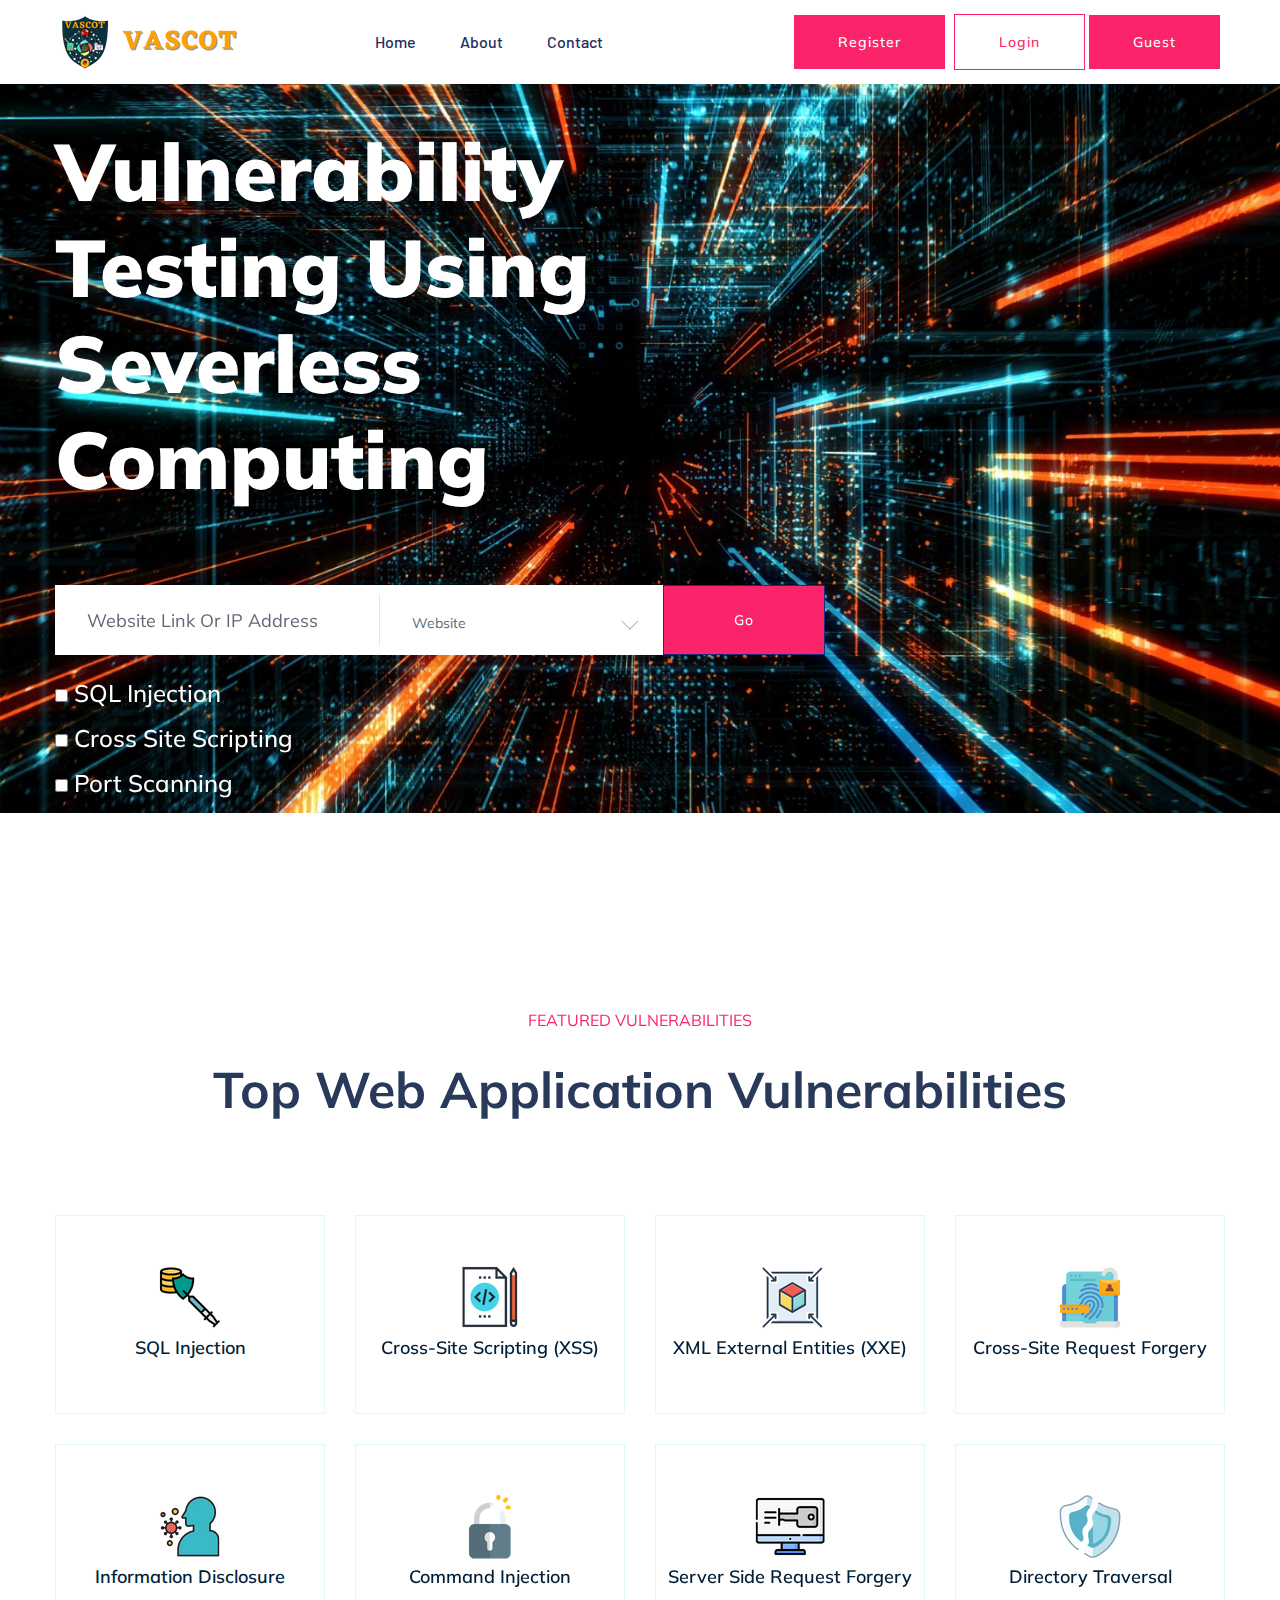
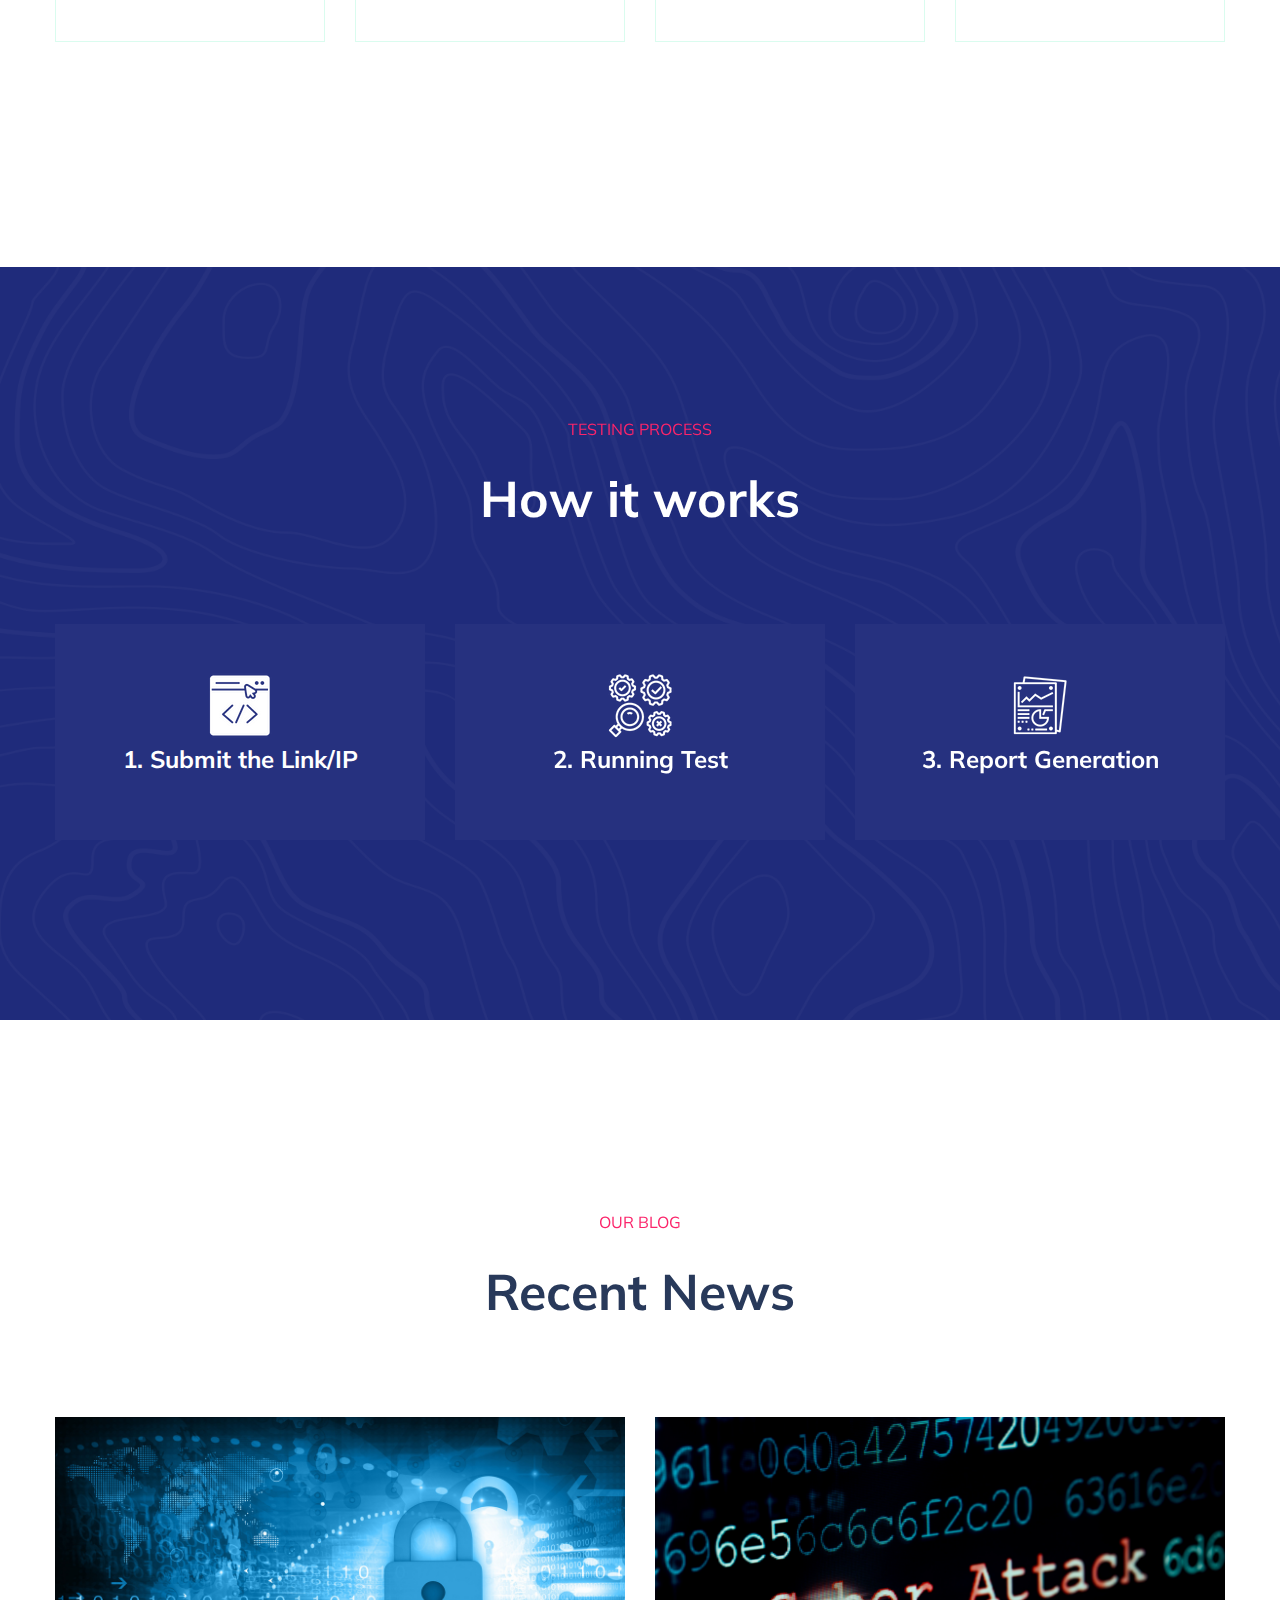
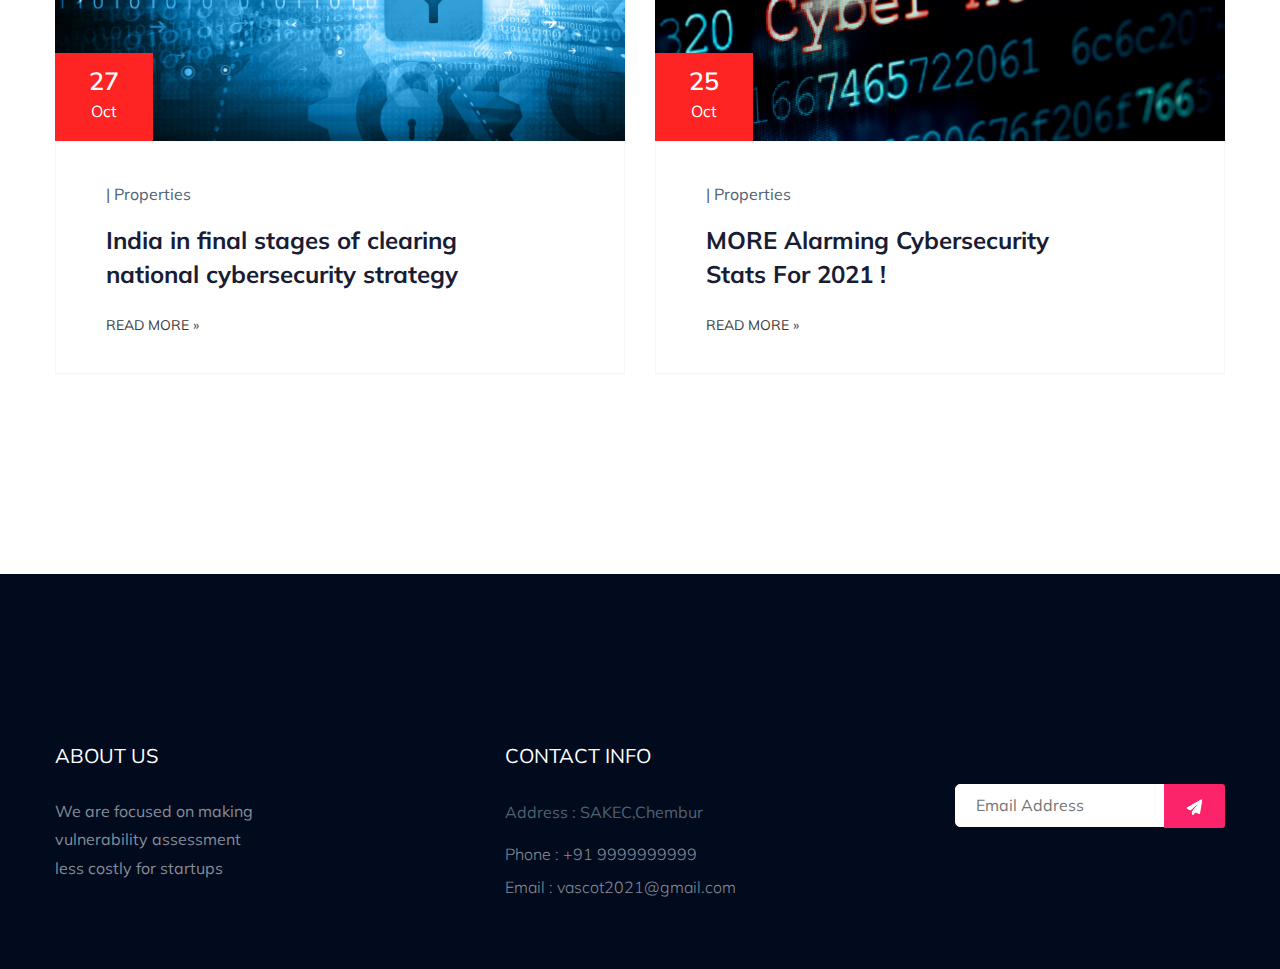
<file: index.html>
<!doctype html>
<html class="no-js" lang="zxx">
    <head>
        <meta charset="utf-8">
        <meta http-equiv="x-ua-compatible" content="ie=edge">
         <title>VASCOT </title>
        <meta name="description" content="">
        <meta name="viewport" content="width=device-width, initial-scale=1">
		<link rel="shortcut icon" type="image/x-icon" href="assets/img/favicon.png">

		    <!-- CSS here -->
            <link rel="stylesheet" href="assets/css/bootstrap.min.css">
            <link rel="stylesheet" href="assets/css/owl.carousel.min.css">
            <link rel="stylesheet" href="assets/css/flaticon.css">
            <link rel="stylesheet" href="assets/css/price_rangs.css">
            <link rel="stylesheet" href="assets/css/slicknav.css">
            <link rel="stylesheet" href="assets/css/animate.min.css">
            <link rel="stylesheet" href="assets/css/magnific-popup.css">
            <link rel="stylesheet" href="assets/css/fontawesome-all.min.css">
            <link rel="stylesheet" href="assets/css/themify-icons.css">
            <link rel="stylesheet" href="assets/css/slick.css">
            <link rel="stylesheet" href="assets/css/nice-select.css">
            <link rel="stylesheet" href="assets/css/style.css">
            <!-- Chatbot CSS-->
            <link rel="stylesheet" href="assets/css/Chatbot/chatbot.css">
            <script type="text/javascript">
                function changesql(checkboxElem) {
                    if (checkboxElem.checked) {
                        document.getElementById("sqlsts").value = "1";
                        return op1 = 1;
                    } else {
                        document.getElementById("sqlsts").value = "0";
                        return op1 = 0;
                    }
                }
            </script>
            <script type="text/javascript">
                function changexss(checkboxElem) {
                    if (checkboxElem.checked) {
                        document.getElementById("xsssts").value = "1";
                        return op2 = 1;
                    } else {
                        document.getElementById("xsssts").value = "0";
                        return op2 = 0;
                    }
                }
            </script>
        <script type="text/javascript">
            function changeport(checkboxElem) {
                if (checkboxElem.checked) {
                    document.getElementById("portscn").value = "1";
                    return op3 = 1;
                } else {
                    document.getElementById("portscn").value = "0";
                    return op3 = 0;
                }
            }
        </script>
        <script src="https://ajax.googleapis.com/ajax/libs/jquery/3.2.1/jquery.min.js"></script>
            <script>
                $.getJSON("https://api.ipify.org?format=json",
                    function(data) {
                        ipadd = $("#IP").html(data.ip);
                    })
            </script>
            <script src="https://sdk.amazonaws.com/js/aws-sdk-2.7.16.min.js"></script>
            <script>

            AWS.config.update({
                region: "us-west-2",
                endpoint: 'https://dynamodb.us-east-1.amazonaws.com',
                // accessKeyId default can be used while using the downloadable version of DynamoDB.
                // For security reasons, do not store AWS Credentials in your files. Use Amazon Cognito instead.
                accessKeyId: "ASIASL2ZNOLNRZMMCFIG",
                // secretAccessKey default can be used while using the downloadable version of DynamoDB.
                // For security reasons, do not store AWS Credentials in your files. Use Amazon Cognito instead.
                secretAccessKey: "/J0RB7Uyz/BZENg4KPEGj/E80dFs8NH+70NZGi4q",
                SessionToken: "FwoGZXIvYXdzEDkaDGd9P0m/ZeQ+03T7fyK+Ac/74aoGXGaMNYJ4YeDUjmh/HU7lM4INW7DgWoOKPZzlRBJPKB9pf12II6K3HWdSY4ERkOiROfMVa9dwuZyoVgMuCx21KeYcNvvNyc4bvlb6RLOcSK6dEFxXHwWKfHe6XTm0ii2QUjeS2mXRIguCqa6/LkA28fB9SkShbIIyJyb/x7jL1AgQ37hNQbMF+Pt9ale65nhqtBpgB3xbY/wo0OVuwNYDDPUR0JfWELoIe0OomUKQNEGIdzv2d2GISpMonMuojAYyLYOnL3hIQvGn8Lkpiwb+SDIOgNoevSOmcPTshEmq6Hf2KkCnIV+21sxcQtBbSQ=="
            });

            var docClient = new AWS.DynamoDB.DocumentClient();

            function readItem() {
                var table = "vascot_guest_db";
                var user_ip = "192.168.31.48";

                var params = {
                    TableName: table,
                    Key:{
                        "ip_add": user_ip
                    }
                };
                docClient.get(params, function(err, data) {
                    if (err) {
                        document.getElementById('datacheck').innerHTML = "Unable to read item: " + "\n" + JSON.stringify(err, undefined, 2);

                    }
                    else {
                        document.getElementById('datacheck').innerHTML = "GetItem succeeded: " + "\n" + JSON.stringify(data, undefined, 2);
                        alert("No credit left for you");
                    }
                });
            }
            </script>
            <script src="https://ajax.google.com/ajax/libs/jquery/3.1.0/jquery.min.js">
            </script>
            <script type="text/javascript">
                op3=0;
                op4=0;
                var API_URL ='https://88k76rn337.execute-api.us-east-1.amazonaws.com/undefined/'
                function send_api() {
                    userdata = document.getElementById('userdata').value;
                    document.getElementById("demo").innerHTML = userdata;
                    $.ajax({
                        type: 'POST',
                        url: API_URL,
                        data: JSON.stringify({
                            "Userip": user_ip,
                            "Url": userdata,
                            "Name": "GuestUser",
                            "Sqlsts": op1,
                            "Xsssts": op2,
                            "Op3": op3,
                            "Op4": op4
                        })
                    })
                }
            </script>
            <script>
                function save_data() {
                    var userdata = document.getElementById('userdata').value;
                    document.getElementById("demo").innerHTML = userdata;

                }
            </script>
            <script src="https://ajax.googleapis.com/ajax/libs/jquery/3.2.1/jquery.min.js"></script>
            <script>
                function save_ip() {

                    user_ip = document.getElementById("IP").innerHTML;
                    document.getElementById("datacheck").innerHTML = user_ip;
                }
            </script>
            <script>
                function go_fn() {
                    save_data();
                    save_ip();
                    //readItem();
                }
            </script>
   </head>

   <body>
    <header>
        <!-- Header Start -->
       <div class="header-area header-transparrent">
           <div class="headder-top header-sticky">
                <div class="container">
                    <div class="row align-items-center">
                        <div class="col-lg-3 col-md-2">
                            <!-- Logo -->
                            <div class="logo">
                                <a href="index.html"><img src="assets/img/logo/logo.png" alt=""></a>
                            </div>  
                        </div>
                        <div class="col-lg-9 col-md-9">
                            <div class="menu-wrapper">
                                <!-- Main-menu -->
                                <div class="main-menu">
                                    <nav class="d-none d-lg-block">
                                        <ul id="navigation">
                                            <li><a href="index.html">Home</a></li>
                                            <li><a href="about.html">About</a></li>
                                            <li><a href="contact.html">Contact</a></li>
                                        </ul>
                                    </nav>
                                </div>          
                                <!-- Header-btn -->
                                <div class="header-btn d-none f-right d-lg-block">
                                    <a href="register.html" class="btn head-btn1">Register</a>
                                    <a href="sign-in.html" class="btn head-btn2">Login</a>
                                    <a href="guest.html" class="btn head-btn1">Guest</a>
                                </div>
                            </div>
                        </div>
                        <!-- Mobile Menu -->
                        <div class="col-12">
                            <div class="mobile_menu d-block d-lg-none"></div>
                        </div>
                    </div>
                </div>
           </div>
       </div>
        <!-- Header End -->
    </header>
    <main>

        <!-- slider Area Start-->
        <div class="slider-area ">
            <!-- Mobile Menu -->
            <div class="slider-active">
                <div class="single-slider slider-height d-flex align-items-center" data-background="assets/img/hero/h1_hero.jpg">
                    <div class="container">
                        <div class="row">
                            <div class="col-xl-6 col-lg-9 col-md-10">
                                <div class="hero__caption">
                                    <textarea id="IP" name="ip_textarea" rows="4" cols="50" style= "Display:none" ></textarea>
                                    <p id="demo"></p>
                                    <p id="datacheck"></p>
                                    <h1 style= 'color:white' >Vulnerability Testing Using Severless Computing</h1>
                                </div>
                            </div>
                        </div>
                        <!-- Search Box -->
                        <div class="row">
                            <div class="col-xl-8">
                                <!-- form -->
                                <form action="#" class="search-box">
                                    <div class="input-form">
                                        <input type="text" id="userdata" placeholder="Website Link Or IP Address">
                                    </div>
                                    <div class="select-form">
                                        <div class="select-itms">
                                            <select name="select" id="select1">
                                                <option value="">Website</option>
                                                <option value="">IP Address</option>
                                            </select>
                                        </div>
                                    </div>
                                    <div class="search-form">
                                            <a type="button" class="genric-btn primary-border e-large" onclick="go_fn()">Go</a>
                                    </div>
                                </form>

                                <br>
                                <div>
                                    <h4><input type="checkbox" id="sqlsts" name="sqlsts" value="0" onclick="changesql(this)">
                                    <label for="sqlsts" style= 'color:white' >SQL Injection</label></h4>
                                    <span></span>
                                    <h4><input type="checkbox" id="xsssts" name="xsssts" value="0" onclick="changexss(this)">
                                    <label for="xsssts" style= 'color:white' >Cross Site Scripting</label></h4>
                                    <h4><input type="checkbox" id="portscn" name="portscn" value="0" onclick="changeport(this)">
                                    <label for="portscn" style= 'color:white' >Port Scanning</label></h4>
                                </div>
                            </div>
                        </div>
                    </div>
                </div>
            </div>
        </div>




        <!-- slider Area End-->

        <!--Chatbot Start-->
        <button class="open-button" onclick="openForm()"></button>

        <div class="chat-popup" id="myForm">
            <form action="/action_page.php" class="form-container">
                <iframe src='https://webchat.botframework.com/embed/sarvakaraum-bot?s=vjFpGcCQ2W4.EqW2ikA84w5xoCHZ85I2YSyTwwYF5h0KBEDySU09i2g'  style='min-width: 250px; width: 100%; min-height: 500px;'></iframe>
                <button type="button" class="btn cancel" onclick="closeForm()">Minimize</button>
            </form>
        </div>

        <script>
            function openForm() {
                document.getElementById("myForm").style.display = "block";
            }

            function closeForm() {
                document.getElementById("myForm").style.display = "none";
            }
        </script>
        <!--Chatbot End-->

        <!-- Our Services Start -->
        <div class="our-services section-pad-t30">
            <div class="container">
                <!-- Section Tittle -->
                <div class="row">
                    <div class="col-lg-12">
                        <div class="section-tittle text-center">
                            <span>FEATURED VULNERABILITIES</span>
                            <h2> Top Web Application Vulnerabilities </h2>
                        </div>
                    </div>
                </div>
                <div class="row d-flex justify-contnet-center">
                    <div class="col-xl-3 col-lg-3 col-md-4 col-sm-6">
                        <div class="single-services text-center mb-30">
                            <div>
                                <img src="assets/img/vuln/1.png">
                            </div>
                            <div class="services-cap">
                                <h5><a href="https://webvulnerabilitiesdocumentation.s3.amazonaws.com/SQL+Injection.pdf" target="_blank">SQL Injection</a></h5>
                            </div>
                        </div>
                    </div>
                    <div class="col-xl-3 col-lg-3 col-md-4 col-sm-6">
                        <div class="single-services text-center mb-30">
                            <div>
                                <img src="assets/img/vuln/7.png">
                            </div>
                            <div class="services-cap">
                                <h5><a href="https://webvulnerabilitiesdocumentation.s3.amazonaws.com/Cross+Site+Scripting.pdf" target="_blank">Cross-Site Scripting (XSS)</a></h5>
                            </div>
                        </div>
                    </div>
                    <div class="col-xl-3 col-lg-3 col-md-4 col-sm-6">
                        <div class="single-services text-center mb-30">
                            <div>
                                <img src="assets/img/vuln/4.png">
                            </div>
                            <div class="services-cap">
                                <h5><a href="https://webvulnerabilitiesdocumentation.s3.amazonaws.com/XXE+Injection.pdf" target="_blank">XML External Entities (XXE)</a></h5>
                            </div>
                        </div>
                    </div>
                    <div class="col-xl-3 col-lg-3 col-md-4 col-sm-6">
                        <div class="single-services text-center mb-30">
                            <div>
                                <img src="assets/img/vuln/2.png">
                            </div>
                            <div class="services-cap">
                                <h5><a href="https://webvulnerabilitiesdocumentation.s3.amazonaws.com/Cross+Site+Request+Forgery.pdf" target="_blank">Cross-Site Request Forgery</a></h5>
                            </div>
                        </div>
                    </div>
                    <div class="col-xl-3 col-lg-3 col-md-4 col-sm-6">
                        <div class="single-services text-center mb-30">
                            <div>
                                <img src="assets/img/vuln/3.png">
                            </div>
                            <div class="services-cap">
                                <h5><a href="https://webvulnerabilitiesdocumentation.s3.amazonaws.com/Information+Disclosure.pdf" target="_blank">Information Disclosure</a></h5>
                            </div>
                        </div>
                    </div>

                    <div class="col-xl-3 col-lg-3 col-md-4 col-sm-6">
                        <div class="single-services text-center mb-30">
                            <div>
                                <img src="assets/img/vuln/5.png">
                            </div>
                            <div class="services-cap">
                                <h5><a href="https://webvulnerabilitiesdocumentation.s3.amazonaws.com/Command+Injection.pdf" target="_blank">Command Injection</a></h5>
                            </div>
                        </div>
                    </div>
                    <div class="col-xl-3 col-lg-3 col-md-4 col-sm-6">
                        <div class="single-services text-center mb-30">
                            <div>
                                <img src="assets/img/vuln/6.png">
                            </div>
                            <div class="services-cap">
                                <h5><a href="https://webvulnerabilitiesdocumentation.s3.amazonaws.com/Server+Side+Request+Forgery.pdf" target="_blank">Server Side Request Forgery</a></h5>
                            </div>
                        </div>
                    </div>
                    <div class="col-xl-3 col-lg-3 col-md-4 col-sm-6">
                        <div class="single-services text-center mb-30">
                            <div>
                                <img src="assets/img/vuln/8.png">
                            </div>
                            <div class="services-cap">
                                <h5><a href="https://webvulnerabilitiesdocumentation.s3.amazonaws.com/Directory+Traversal.pdf" target="_blank">Directory Traversal</a></h5>
                            </div>
                        </div>
                    </div>
                </div>
                <!-- More Btn -->
                <!-- Section Button -->
            </div>
        </div>
        <!-- How  Apply Process Start-->
        <div class="apply-process-area apply-bg pt-150 pb-150" data-background="assets/img/gallery/how-applybg.png">
            <div class="container">
                <!-- Section Tittle -->
                <div class="row">
                    <div class="col-lg-12">
                        <div class="section-tittle white-text text-center">
                            <span>Testing Process</span>
                            <h2>How it works</h2>
                        </div>
                    </div>
                </div>
                <!-- Apply Process Caption -->
                <div class="row">
                    <div class="col-lg-4 col-md-6">
                        <div class="single-process text-center mb-30">
                            <div>
                                <img src="assets/img/process/1.png">
                            </div>
                            <div class="process-cap">
                               <h5>1. Submit the Link/IP</h5>
                            </div>
                        </div>
                    </div>
                    <div class="col-lg-4 col-md-6">
                        <div class="single-process text-center mb-30">
                            <div>
                                <img src="assets/img/process/2.png">
                            </div>
                            <div class="process-cap">
                               <h5>2. Running Test</h5>
                            </div>
                        </div>
                    </div>
                    <div class="col-lg-4 col-md-6">
                        <div class="single-process text-center mb-30">
                            <div>
                                <img src="assets/img/process/3.png">
                            </div>
                            <div class="process-cap">
                                <h5>3. Report Generation</h5>
                            </div>
                        </div>
                    </div>
                </div>
             </div>
        </div>
        <!-- How  Apply Process End-->

        <!-- Blog Area Start -->
        <div class="home-blog-area blog-h-padding">
            <div class="container">
                <!-- Section Tittle -->
                <div class="row">
                    <div class="col-lg-12">
                        <div class="section-tittle text-center">
                            <span>Our blog</span>
                            <h2>Recent News</h2>
                        </div>
                    </div>
                </div>
                <div class="row">
                    <div class="col-xl-6 col-lg-6 col-md-6">
                        <div class="home-blog-single mb-30">
                            <div class="blog-img-cap">
                                <div class="blog-img">
                                    <img src="assets/img/blog/home-blog1.jpg" alt="">
                                    <!-- Blog date -->
                                    <div class="blog-date text-center">
                                        <span>27</span>
                                        <p>Oct</p>
                                    </div>
                                </div>
                                <div class="blog-cap">
                                    <p>|   Properties</p>
                                    <h3><a href="#">India in final stages of clearing national cybersecurity strategy</a></h3>
                                    <a href="#" class="more-btn">Read more »</a>
                                </div>
                            </div>
                        </div>
                    </div>
                    <div class="col-xl-6 col-lg-6 col-md-6">
                        <div class="home-blog-single mb-30">
                            <div class="blog-img-cap">
                                <div class="blog-img">
                                    <img src="assets/img/blog/home-blog2.jpg" alt="">
                                    <!-- Blog date -->
                                    <div class="blog-date text-center">
                                        <span>25</span>
                                        <p>Oct</p>
                                    </div>
                                </div>
                                <div class="blog-cap">
                                    <p>|   Properties</p>
                                    <h3><a href="#">MORE Alarming Cybersecurity Stats For 2021 !</a></h3>
                                    <a href="#" class="more-btn">Read more »</a>
                                </div>
                            </div>
                        </div>
                    </div>
                </div>
            </div>
        </div>
        <!-- Blog Area End -->

    </main>
    <footer>
        <!-- Footer Start-->
        <div class="footer-area footer-bg footer-padding">
            <div class="container">
                <div class="row d-flex justify-content-between">
                    <div class="col-xl-3 col-lg-3 col-md-4 col-sm-6">
                       <div class="single-footer-caption mb-50">
                         <div class="single-footer-caption mb-30">
                             <div class="footer-tittle">
                                 <h4>About Us</h4>
                                 <div class="footer-pera">
                                     <p>We are focused on making vulnerability assessment less costly for startups</p>
                                </div>
                             </div>
                         </div>

                       </div>
                    </div>
                    <div class="col-xl-3 col-lg-3 col-md-4 col-sm-5">
                        <div class="single-footer-caption mb-50">
                            <div class="footer-tittle">
                                <h4>Contact Info</h4>
                                <ul>
                                    <li>
                                    <p>Address : SAKEC,Chembur</p>
                                    </li>
                                    <li><a href="#">Phone : +91 9999999999</a></li>
                                    <li><a href="#">Email : vascot2021@gmail.com</a></li>
                                </ul>
                            </div>

                        </div>
                    </div>
                    <div class="col-xl-3 col-lg-3 col-md-4 col-sm-5">
                        <div class="single-footer-caption mb-50">
                             <!-- Form -->
                             <div class="footer-form" >
                                 <div id="mc_embed_signup">
                                     <form target="_blank" action="https://spondonit.us12.list-manage.com/subscribe/post?u=1462626880ade1ac87bd9c93a&amp;id=92a4423d01"
                                     method="get" class="subscribe_form relative mail_part">
                                         <input type="email" name="email" id="newsletter-form-email" placeholder="Email Address"
                                         class="placeholder hide-on-focus" onfocus="this.placeholder = ''"
                                         onblur="this.placeholder = ' Email Address '">
                                         <div class="form-icon">
                                             <button type="submit" name="submit" id="newsletter-submit"
                                             class="email_icon newsletter-submit button-contactForm"><img src="assets/img/icon/form.png" alt=""></button>
                                         </div>
                                         <div class="mt-10 info"></div>
                                     </form>
                                 </div>
                             </div>
                            </div>
                        </div>
                    </div>
                </div>
               <!--  -->
            </div>
        </div>
        <!-- footer-bottom area -->
        <!-- Footer End-->
    </footer>

  <!-- JS here -->
	
		<!-- All JS Custom Plugins Link Here here -->
        <script src="./assets/js/vendor/modernizr-3.5.0.min.js"></script>
		<!-- Jquery, Popper, Bootstrap -->
		<script src="./assets/js/vendor/jquery-1.12.4.min.js"></script>
        <script src="./assets/js/popper.min.js"></script>
        <script src="./assets/js/bootstrap.min.js"></script>
	    <!-- Jquery Mobile Menu -->
        <script src="./assets/js/jquery.slicknav.min.js"></script>

		<!-- Jquery Slick , Owl-Carousel Plugins -->
        <script src="./assets/js/owl.carousel.min.js"></script>
        <script src="./assets/js/slick.min.js"></script>
        <script src="./assets/js/price_rangs.js"></script>
        
		<!-- One Page, Animated-HeadLin -->
        <script src="./assets/js/wow.min.js"></script>
		<script src="./assets/js/animated.headline.js"></script>
        <script src="./assets/js/jquery.magnific-popup.js"></script>

		<!-- Scrollup, nice-select, sticky -->
        <script src="./assets/js/jquery.scrollUp.min.js"></script>
        <script src="./assets/js/jquery.nice-select.min.js"></script>
		<script src="./assets/js/jquery.sticky.js"></script>

        <!-- contact js -->
        <script src="./assets/js/contact.js"></script>
        <script src="./assets/js/jquery.form.js"></script>
        <script src="./assets/js/jquery.validate.min.js"></script>
        <script src="./assets/js/mail-script.js"></script>
        <script src="./assets/js/jquery.ajaxchimp.min.js"></script>
        
		<!-- Jquery Plugins, main Jquery -->	
        <script src="./assets/js/plugins.js"></script>
        <script src="./assets/js/main.js"></script>
        
    </body>
</html>
</file>
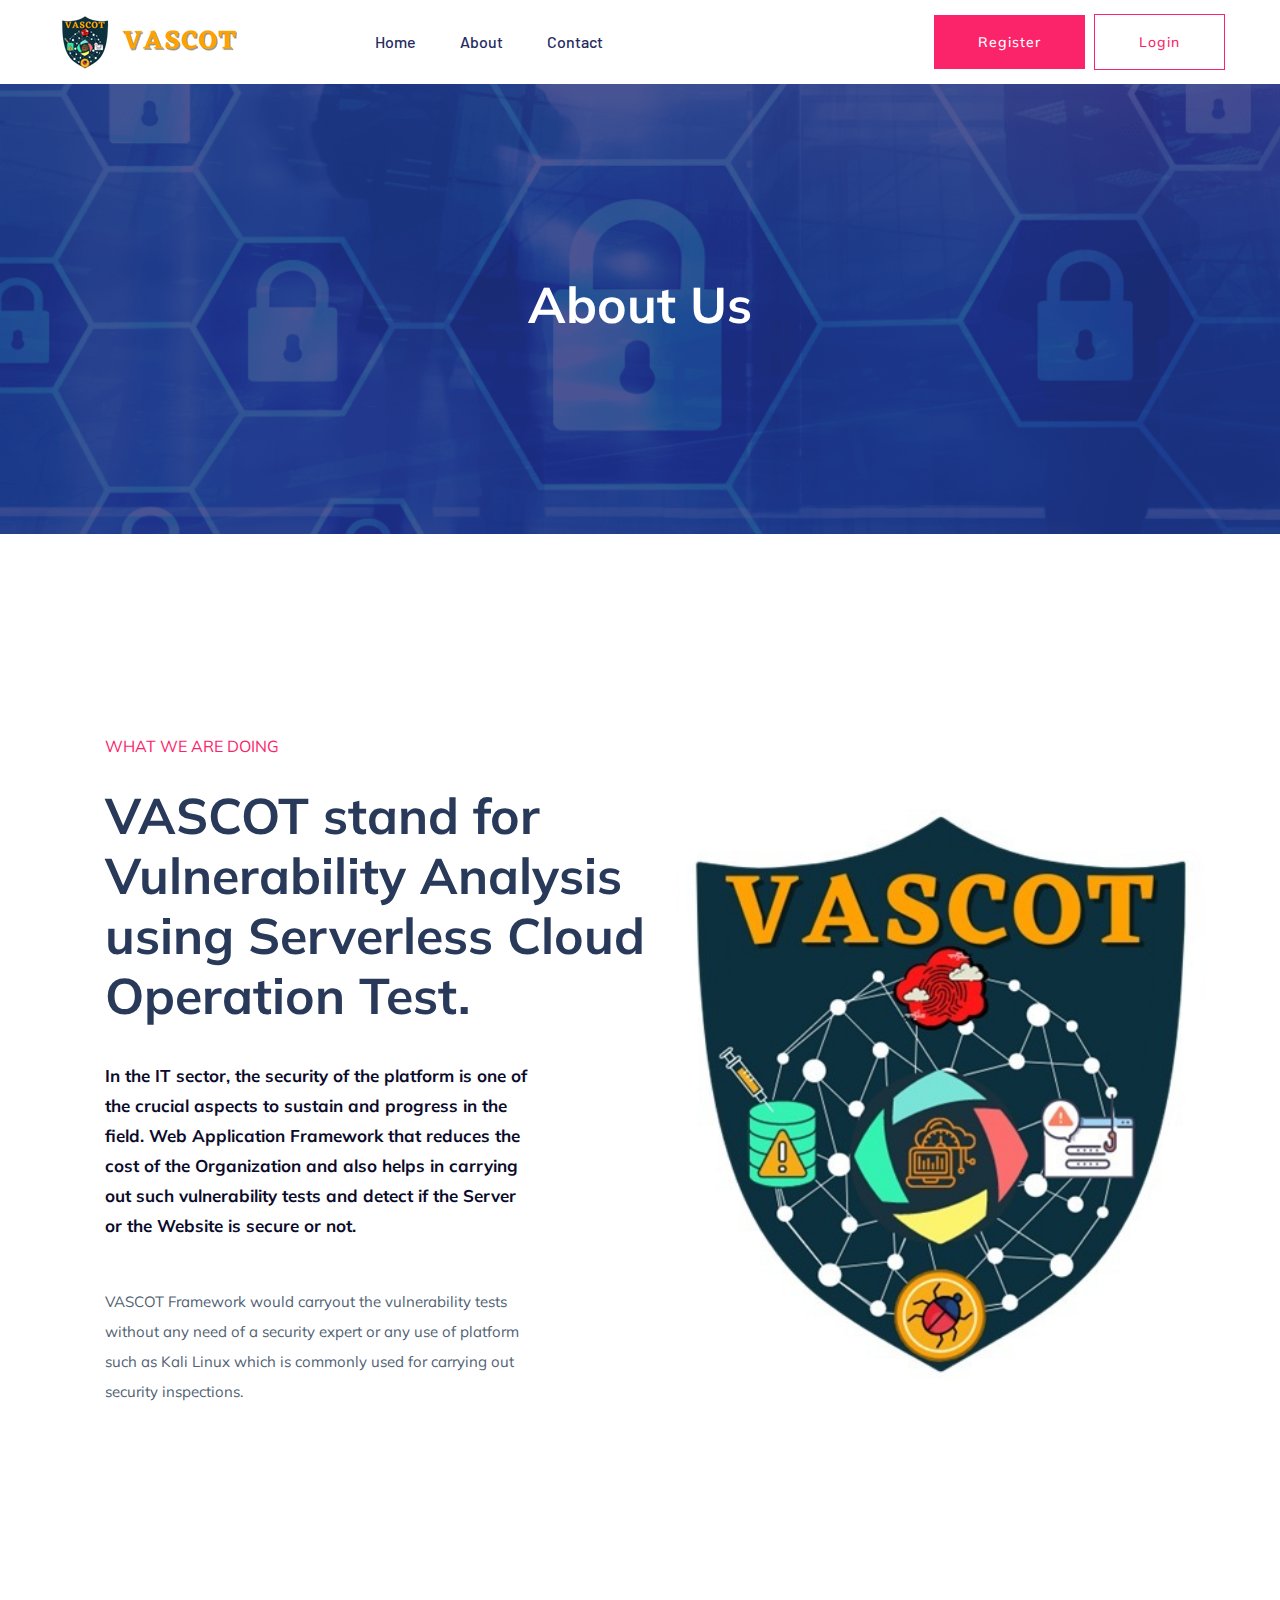
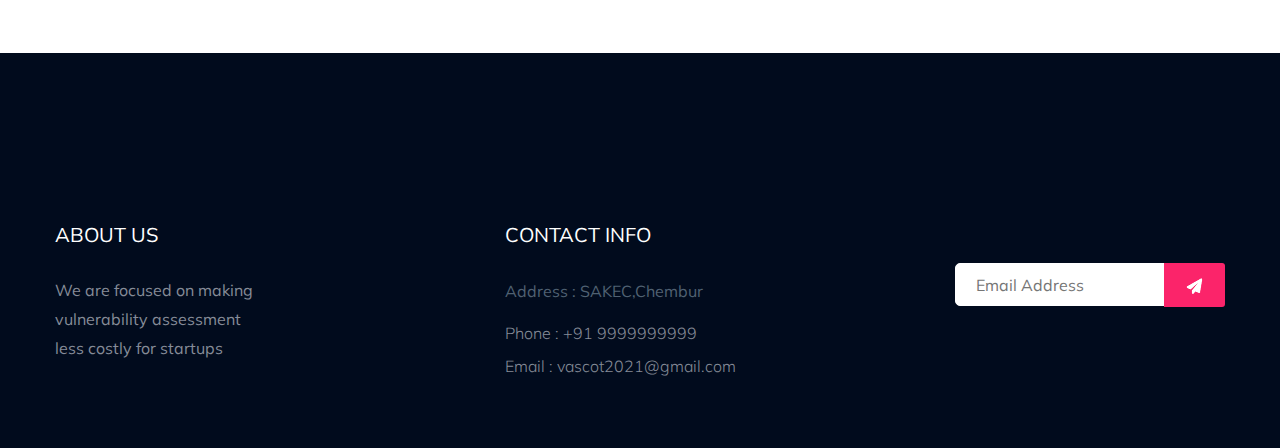
<file: about.html>
<!doctype html>
<html class="no-js" lang="zxx">
    <head>
        <meta charset="utf-8">
        <meta http-equiv="x-ua-compatible" content="ie=edge">
        <title>VASCOT </title>
        <meta name="description" content="">
        <meta name="viewport" content="width=device-width, initial-scale=1">
		<link rel="shortcut icon" type="image/x-icon" href="assets/img/favicon.ico">

		<!-- CSS here -->
            <link rel="stylesheet" href="assets/css/bootstrap.min.css">
            <link rel="stylesheet" href="assets/css/owl.carousel.min.css">
            <link rel="stylesheet" href="assets/css/flaticon.css">
            <link rel="stylesheet" href="assets/css/price_rangs.css">
            <link rel="stylesheet" href="assets/css/slicknav.css">
            <link rel="stylesheet" href="assets/css/animate.min.css">
            <link rel="stylesheet" href="assets/css/magnific-popup.css">
            <link rel="stylesheet" href="assets/css/fontawesome-all.min.css">
            <link rel="stylesheet" href="assets/css/themify-icons.css">
            <link rel="stylesheet" href="assets/css/slick.css">
            <link rel="stylesheet" href="assets/css/nice-select.css">
            <link rel="stylesheet" href="assets/css/style.css">
   </head>

   <body>
    <header>
        <!-- Header Start -->
       <div class="header-area header-transparrent">
           <div class="headder-top header-sticky">
                <div class="container">
                    <div class="row align-items-center">
                        <div class="col-lg-3 col-md-2">
                            <!-- Logo -->
                            <div class="logo">
                                <a href="index.html"><img src="assets/img/logo/logo.png" alt=""></a>
                            </div>  
                        </div>
                        <div class="col-lg-9 col-md-9">
                            <div class="menu-wrapper">
                                <!-- Main-menu -->
                                <div class="main-menu">
                                    <nav class="d-none d-lg-block">
                                        <ul id="navigation">
                                            <li><a href="index.html">Home</a></li>
                                            <li><a href="about.html">About</a></li>
                                            <li><a href="contact.html">Contact</a></li>
                                        </ul>
                                    </nav>
                                </div>
                                <!-- Header-btn -->
                                <div class="header-btn d-none f-right d-lg-block">
                                    <a href="#" class="btn head-btn1">Register</a>
                                    <a href="#" class="btn head-btn2">Login</a>
                                </div>
                            </div>
                        </div>
                        <!-- Mobile Menu -->
                        <div class="col-12">
                            <div class="mobile_menu d-block d-lg-none"></div>
                        </div>
                    </div>
                </div>
           </div>
       </div>
        <!-- Header End -->
    </header>
    <main>

        <!-- Hero Area Start-->
        <div class="slider-area ">
        <div class="single-slider section-overly slider-height2 d-flex align-items-center" data-background="assets/img/abt.png">
            <div class="container">
                <div class="row">
                    <div class="col-xl-12">
                        <div class="hero-cap text-center">
                            <h2>About us</h2>
                        </div>
                    </div>
                </div>
            </div>
        </div>
        </div>
        <!-- Hero Area End -->
        <!-- Support Company Start-->
        <div class="support-company-area fix section-padding2">
            <div class="container">
                <div class="row align-items-center">
                    <div class="col-xl-6 col-lg-6">
                        <div class="right-caption">
                            <!-- Section Tittle -->
                            <div class="section-tittle section-tittle2">
                                <span>What we are doing</span>
                                <h2>VASCOT stand for Vulnerability Analysis using Serverless Cloud Operation Test.</h2>
                            </div>
                            <div class="support-caption">
                                <p class="pera-top">In the IT sector, the security of the platform is one of the crucial aspects to sustain and progress in the field.
                                    Web Application Framework that reduces the cost of the Organization and also helps in carrying out such vulnerability tests and detect if the Server or the Website is secure or not.</p>
                                <p>VASCOT Framework would carryout the vulnerability tests without any need of a security expert or any use of platform such as Kali Linux which is commonly used for carrying out security inspections.</p>
                            </div>
                        </div>
                    </div>
                    <div class="col-xl-6 col-lg-6">
                        <div class="support-location-img">
                            <img src="assets/img/logo/img.png" alt="">
                        </div>
                    </div>
                </div>
            </div>
        </div>
        <!-- Support Company End-->


    </main>
    <footer>
        <!-- Footer Start-->
        <div class="footer-area footer-bg footer-padding">
            <div class="container">
                <div class="row d-flex justify-content-between">
                    <div class="col-xl-3 col-lg-3 col-md-4 col-sm-6">
                        <div class="single-footer-caption mb-50">
                            <div class="single-footer-caption mb-30">
                                <div class="footer-tittle">
                                    <h4>About Us</h4>
                                    <div class="footer-pera">
                                        <p>We are focused on making vulnerability assessment less costly for startups</p>
                                    </div>
                                </div>
                            </div>

                        </div>
                    </div>
                    <div class="col-xl-3 col-lg-3 col-md-4 col-sm-5">
                        <div class="single-footer-caption mb-50">
                            <div class="footer-tittle">
                                <h4>Contact Info</h4>
                                <ul>
                                    <li>
                                        <p>Address : SAKEC,Chembur</p>
                                    </li>
                                    <li><a href="#">Phone : +91 9999999999</a></li>
                                    <li><a href="#">Email : vascot2021@gmail.com</a></li>
                                </ul>
                            </div>

                        </div>
                    </div>
                    <div class="col-xl-3 col-lg-3 col-md-4 col-sm-5">
                        <div class="single-footer-caption mb-50">
                            <!-- Form -->
                            <div class="footer-form" >
                                <div id="mc_embed_signup">
                                    <form target="_blank" action="https://spondonit.us12.list-manage.com/subscribe/post?u=1462626880ade1ac87bd9c93a&amp;id=92a4423d01"
                                          method="get" class="subscribe_form relative mail_part">
                                        <input type="email" name="email" id="newsletter-form-email" placeholder="Email Address"
                                               class="placeholder hide-on-focus" onfocus="this.placeholder = ''"
                                               onblur="this.placeholder = ' Email Address '">
                                        <div class="form-icon">
                                            <button type="submit" name="submit" id="newsletter-submit"
                                                    class="email_icon newsletter-submit button-contactForm"><img src="assets/img/icon/form.png" alt=""></button>
                                        </div>
                                        <div class="mt-10 info"></div>
                                    </form>
                                </div>
                            </div>
                        </div>
                    </div>
                </div>
            </div>
            <!--  -->
        </div>
        </div>
        <!-- footer-bottom area -->
        <!-- Footer End-->
    </footer>

    <!-- JS here -->

    <!-- All JS Custom Plugins Link Here here -->
    <script src="./assets/js/vendor/modernizr-3.5.0.min.js"></script>
    <!-- Jquery, Popper, Bootstrap -->
    <script src="./assets/js/vendor/jquery-1.12.4.min.js"></script>
    <script src="./assets/js/popper.min.js"></script>
    <script src="./assets/js/bootstrap.min.js"></script>
    <!-- Jquery Mobile Menu -->
    <script src="./assets/js/jquery.slicknav.min.js"></script>

    <!-- Jquery Slick , Owl-Carousel Plugins -->
    <script src="./assets/js/owl.carousel.min.js"></script>
    <script src="./assets/js/slick.min.js"></script>
    <script src="./assets/js/price_rangs.js"></script>

    <!-- One Page, Animated-HeadLin -->
    <script src="./assets/js/wow.min.js"></script>
    <script src="./assets/js/animated.headline.js"></script>
    <script src="./assets/js/jquery.magnific-popup.js"></script>

    <!-- Scrollup, nice-select, sticky -->
    <script src="./assets/js/jquery.scrollUp.min.js"></script>
    <script src="./assets/js/jquery.nice-select.min.js"></script>
    <script src="./assets/js/jquery.sticky.js"></script>

    <!-- contact js -->
    <script src="./assets/js/contact.js"></script>
    <script src="./assets/js/jquery.form.js"></script>
    <script src="./assets/js/jquery.validate.min.js"></script>
    <script src="./assets/js/mail-script.js"></script>
    <script src="./assets/js/jquery.ajaxchimp.min.js"></script>

    <!-- Jquery Plugins, main Jquery -->
    <script src="./assets/js/plugins.js"></script>
    <script src="./assets/js/main.js"></script>

   </body>
</html>
</file>
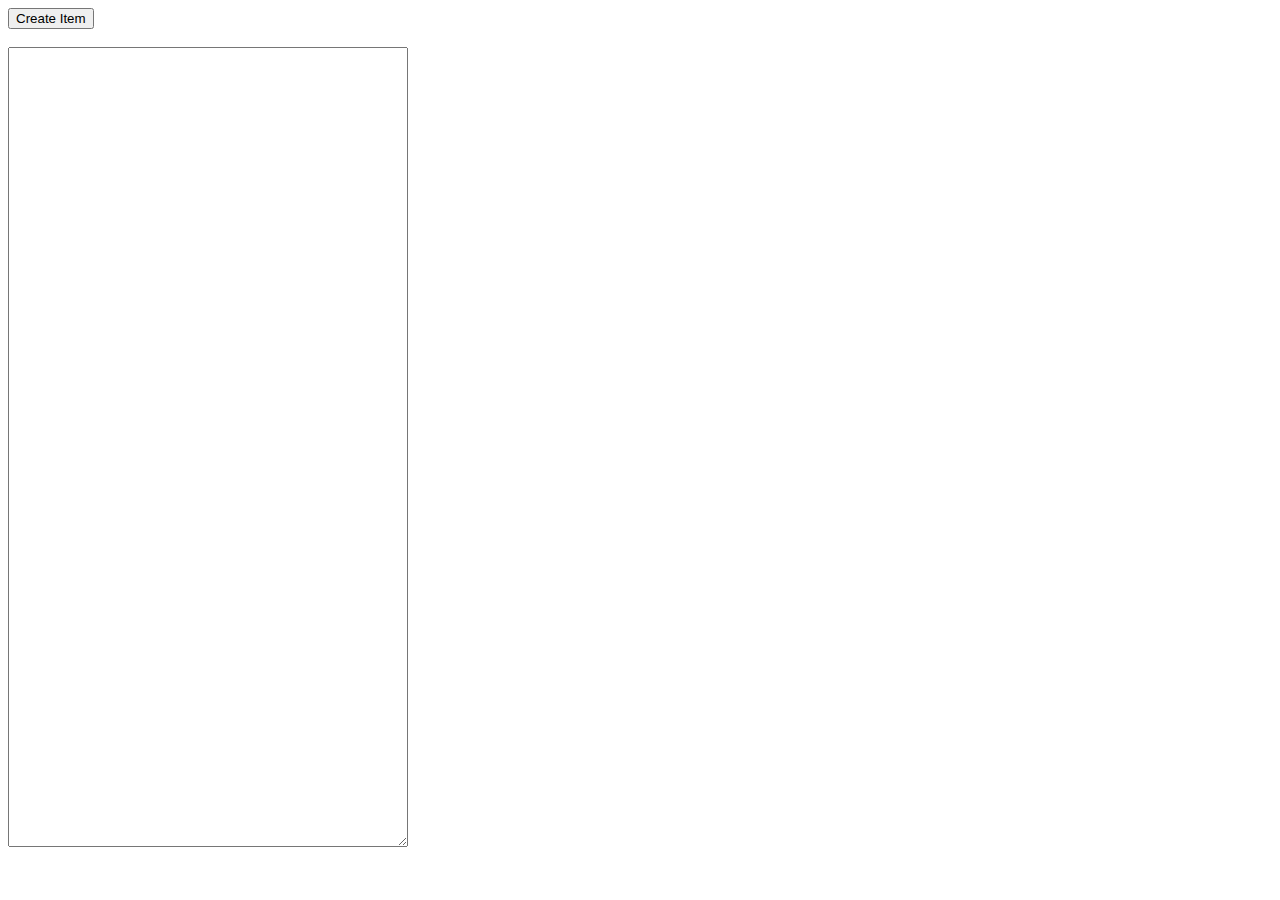
<file: db_query.html>
<!--
  Copyright 2010-2019 Amazon.com, Inc. or its affiliates. All Rights Reserved.

  This file is licensed under the Apache License, Version 2.0 (the "License").
  You may not use this file except in compliance with the License. A copy of
  the License is located at

  http://aws.amazon.com/apache2.0/

  This file is distributed on an "AS IS" BASIS, WITHOUT WARRANTIES OR
  CONDITIONS OF ANY KIND, either express or implied. See the License for the
  specific language governing permissions and limitations under the License.
-->
<html>
<head>
  <script src="https://sdk.amazonaws.com/js/aws-sdk-2.7.16.min.js"></script>

  <script>
    AWS.config.update({
      region: "us-east-1",
      endpoint: 'https://dynamodb.us-east-1.amazonaws.com',
      // accessKeyId default can be used while using the downloadable version of DynamoDB.
      // For security reasons, do not store AWS Credentials in your files. Use Amazon Cognito instead.
      accessKeyId: "ASIASL2ZNOLNRSAJ23XD",
      // secretAccessKey default can be used while using the downloadable version of DynamoDB.
      // For security reasons, do not store AWS Credentials in your files. Use Amazon Cognito instead.
      secretAccessKey: "5vBbETNaHH/NRgQxojjbcdeNn3NaReOvYVh/MLXt",
      sessionToken: "FwoGZXIvYXdzEEkaDIGlP7k67Ez7C+RZmCK+AcnDi+hW1uVSIkuqQsOeSOPfypNRWi2kT1kVnXTl1g6v511wgWXAUcLomiaKQEb3DNQvDZBNGcNrwcF3Zb4mV7uYZZayLkP4pFyoAZ/dM8qeB+X3kdQ04VGGMVH3VFKi2LG3/KFeyP4lsTp+AKgtTHYOJ1DioNSNtXYsz5bbK9yP6sdxQ3e0yQPNmB56z7Ad1EAlGGEbdj7ejQwqLfPJJ1p4ajd6Z5/OlQbiPUMMN3JysCNoYaDFAY7PJPmJdAkoxJCsjAYyLZF2TUllIe+/t7vX7/VuUK/+VupD+CD+FW60yelt/1qm0txhTFSkNJMRXT579w=="
    });

    var docClient = new AWS.DynamoDB.DocumentClient();


    function createItem() {
      var params = {
        TableName :"vascot_guest_db",
        Item:{
          "ip_add": ip,
          'url': userdata,
          'name': "GuestUser",
          'op1': op1,
          'op2': op2,
          'op3': op3
          }
        }
      };
      docClient.put(params, function(err, data) {
        if (err) {
          document.getElementById('textarea').innerHTML = "Unable to add item: " + "\n" + JSON.stringify(err, undefined, 2);
        } else {
          document.getElementById('textarea').innerHTML = "PutItem succeeded: " + "\n" + JSON.stringify(data, undefined, 2);
        }
      });
    }

  </script>
</head>

<body>
<input id="createItem" type="button" value="Create Item" onclick="createItem();" />
<br><br>
<textarea readonly id= "textarea" style="width:400px; height:800px"></textarea>

</body>
</html>
</file>
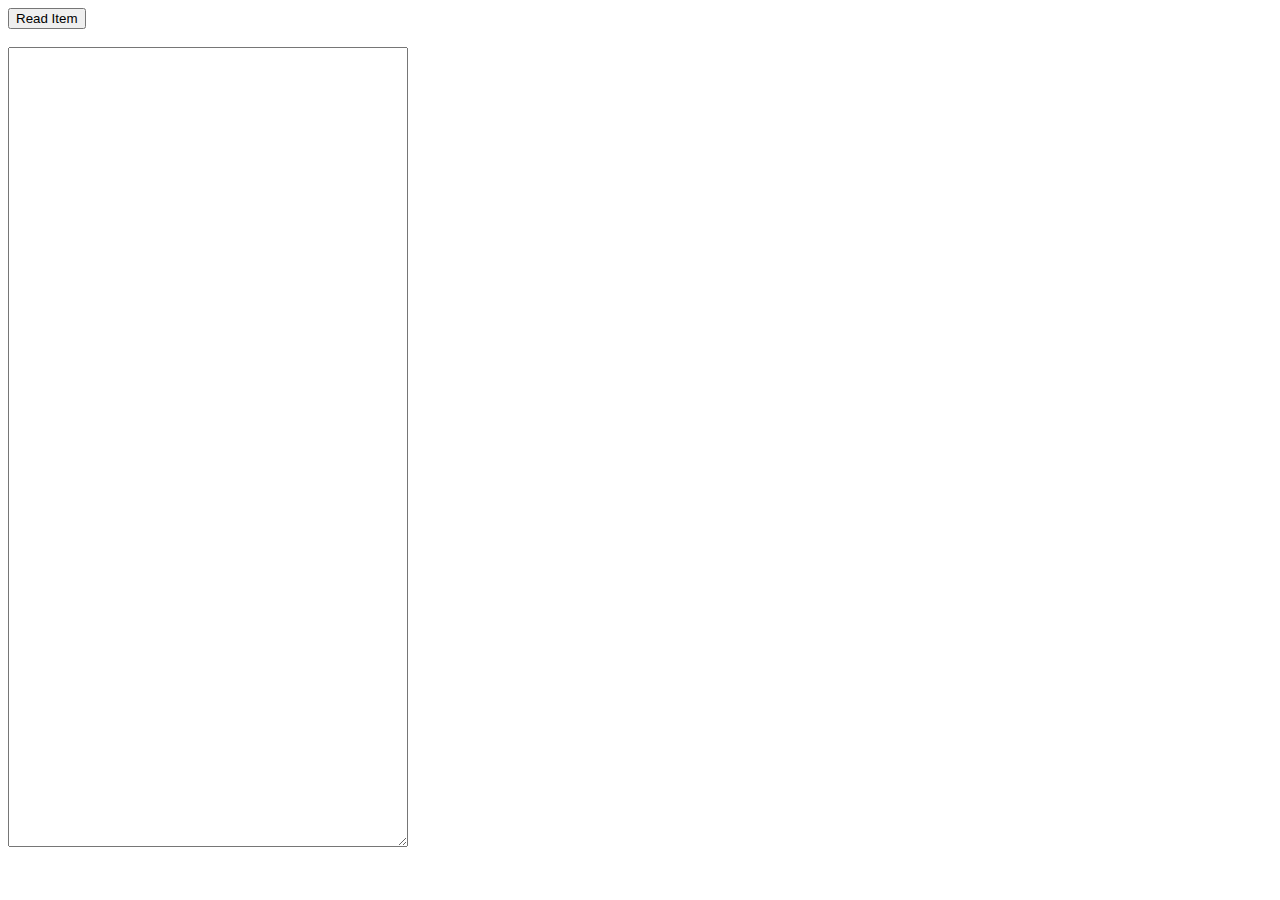
<file: db_test.html>
<html>
<head>
  <script src="https://sdk.amazonaws.com/js/aws-sdk-2.7.16.min.js"></script>

  <script>
    AWS.config.update({
      region: "us-east-1",
      endpoint: 'https://dynamodb.us-east-1.amazonaws.com',
      // accessKeyId default can be used while using the downloadable version of DynamoDB.
      // For security reasons, do not store AWS Credentials in your files. Use Amazon Cognito instead.
      accessKeyId: "ASIASL2ZNOLN5SCWMCM4",
      // secretAccessKey default can be used while using the downloadable version of DynamoDB.
      // For security reasons, do not store AWS Credentials in your files. Use Amazon Cognito instead.
      secretAccessKey: "/J0RB7Uyz/BZENg4KPEGj/E80dFs8NH+70NZGi4q",
      sessionToken: "FwoGZXIvYXdzEDkaDGd9P0m/ZeQ+03T7fyK+Ac/74aoGXGaMNYJ4YeDUjmh/HU7lM4INW7DgWoOKPZzlRBJPKB9pf12II6K3HWdSY4ERkOiROfMVa9dwuZyoVgMuCx21KeYcNvvNyc4bvlb6RLOcSK6dEFxXHwWKfHe6XTm0ii2QUjeS2mXRIguCqa6/LkA28fB9SkShbIIyJyb/x7jL1AgQ37hNQbMF+Pt9ale65nhqtBpgB3xbY/wo0OVuwNYDDPUR0JfWELoIe0OomUKQNEGIdzv2d2GISpMonMuojAYyLYOnL3hIQvGn8Lkpiwb+SDIOgNoevSOmcPTshEmq6Hf2KkCnIV+21sxcQtBbSQ=="
    });

    var docClient = new AWS.DynamoDB.DocumentClient();

    function readItem() {
      var table = "vascot_guest_db";
      var ip = toString('113.193.246.204');

      var params = {
        TableName: table,
        Key:{
          "ip_add": ip
        }
      };
      docClient.get(params, function(err, data) {
        if (err) {
          document.getElementById('textarea').innerHTML = "Unable to read item: " + "\n" + JSON.stringify(err, undefined, 2);
        } else {
          document.getElementById('textarea').innerHTML = "GetItem succeeded: " + "\n" + JSON.stringify(data, undefined, 2);
        }
      });
    }
    function createItem() {
      var params = {
        TableName : table,
        Item:{
          "ip_add": 2015,
          "url": "The Big New Movie",
          "url": "The Big New Movie",
          "url": "The Big New Movie",
          "url": "The Big New Movie",
        }
      };
      docClient.put(params, function(err, data) {
        if (err) {
          document.getElementById('textarea').innerHTML = "Unable to add item: " + "\n" + JSON.stringify(err, undefined, 2);
        } else {
          document.getElementById('textarea').innerHTML = "PutItem succeeded: " + "\n" + JSON.stringify(data, undefined, 2);
        }
      });
    }

  </script>

  </script>
</head>

<body>
<input id="readItem" type="button" value="Read Item" onclick="readItem();" />
<br><br>
<textarea readonly id= "textarea" style="width:400px; height:800px"></textarea>

</body>
</html>
</file>
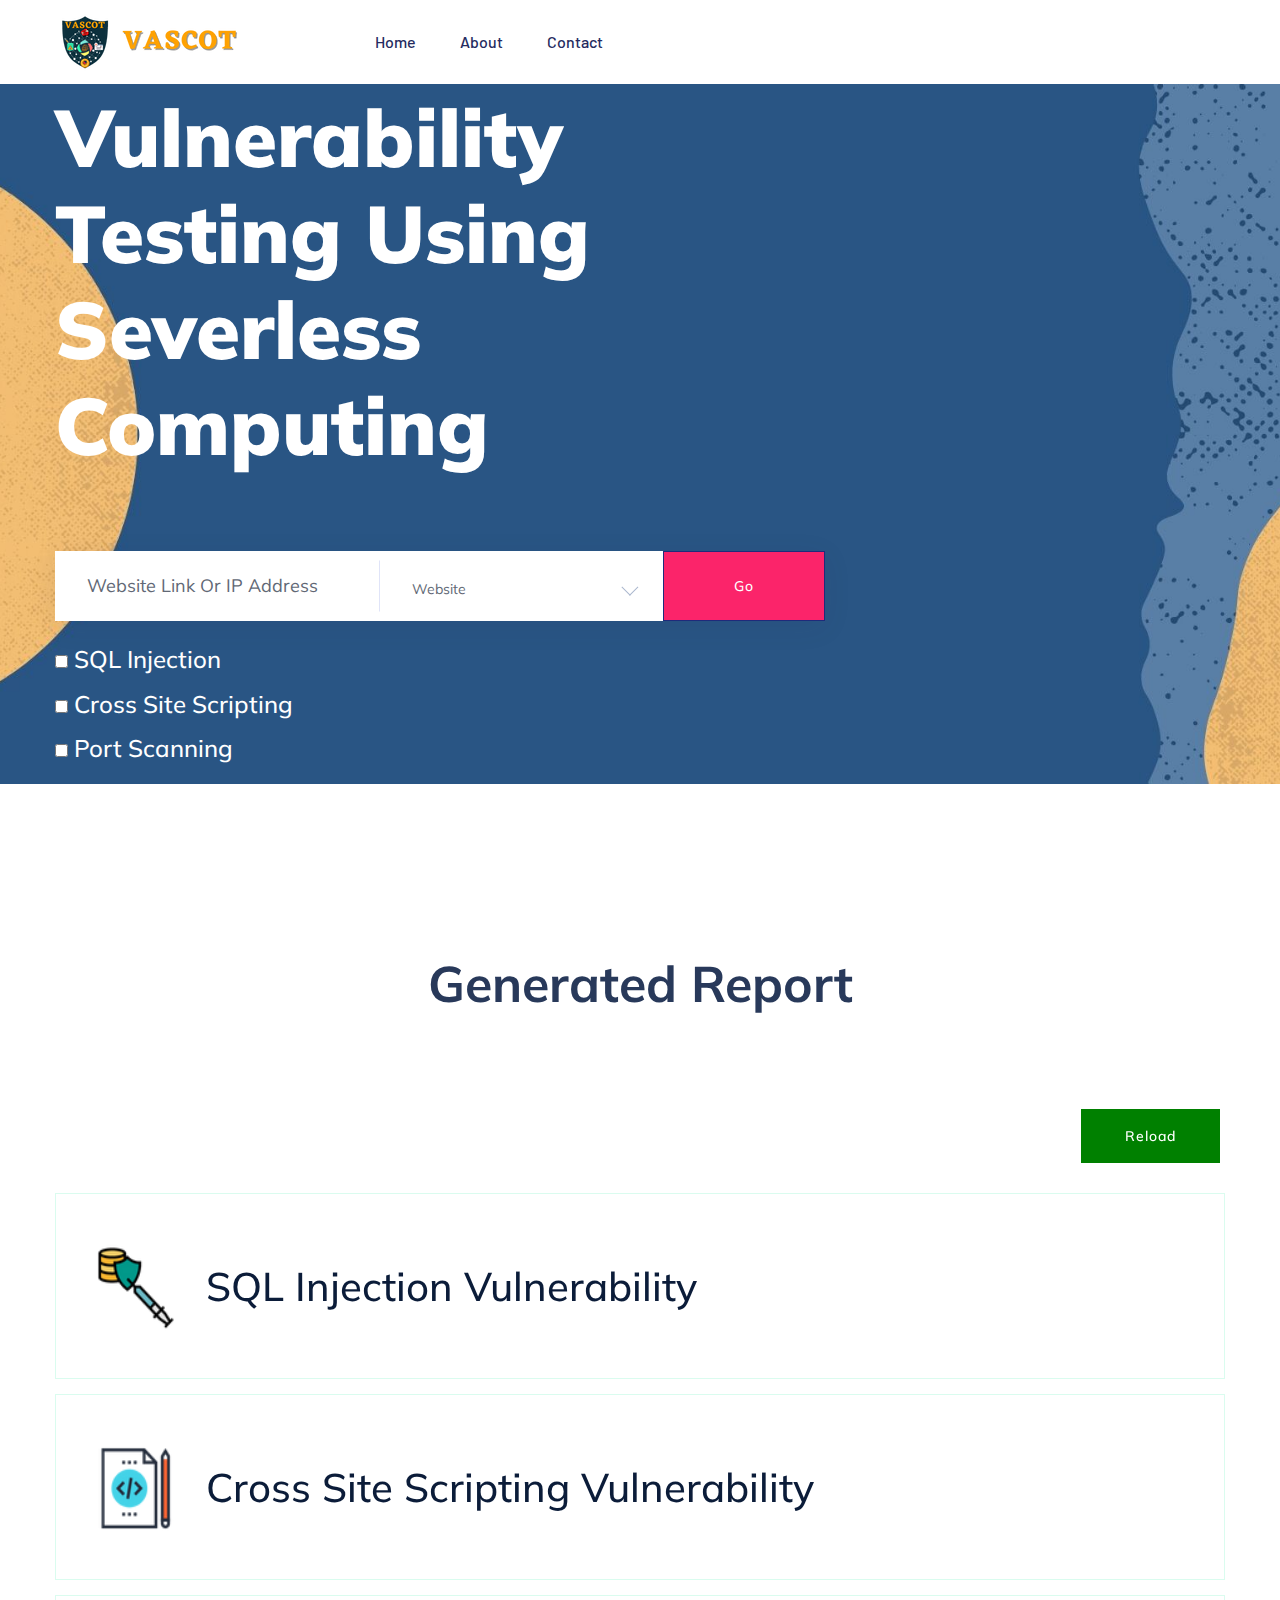
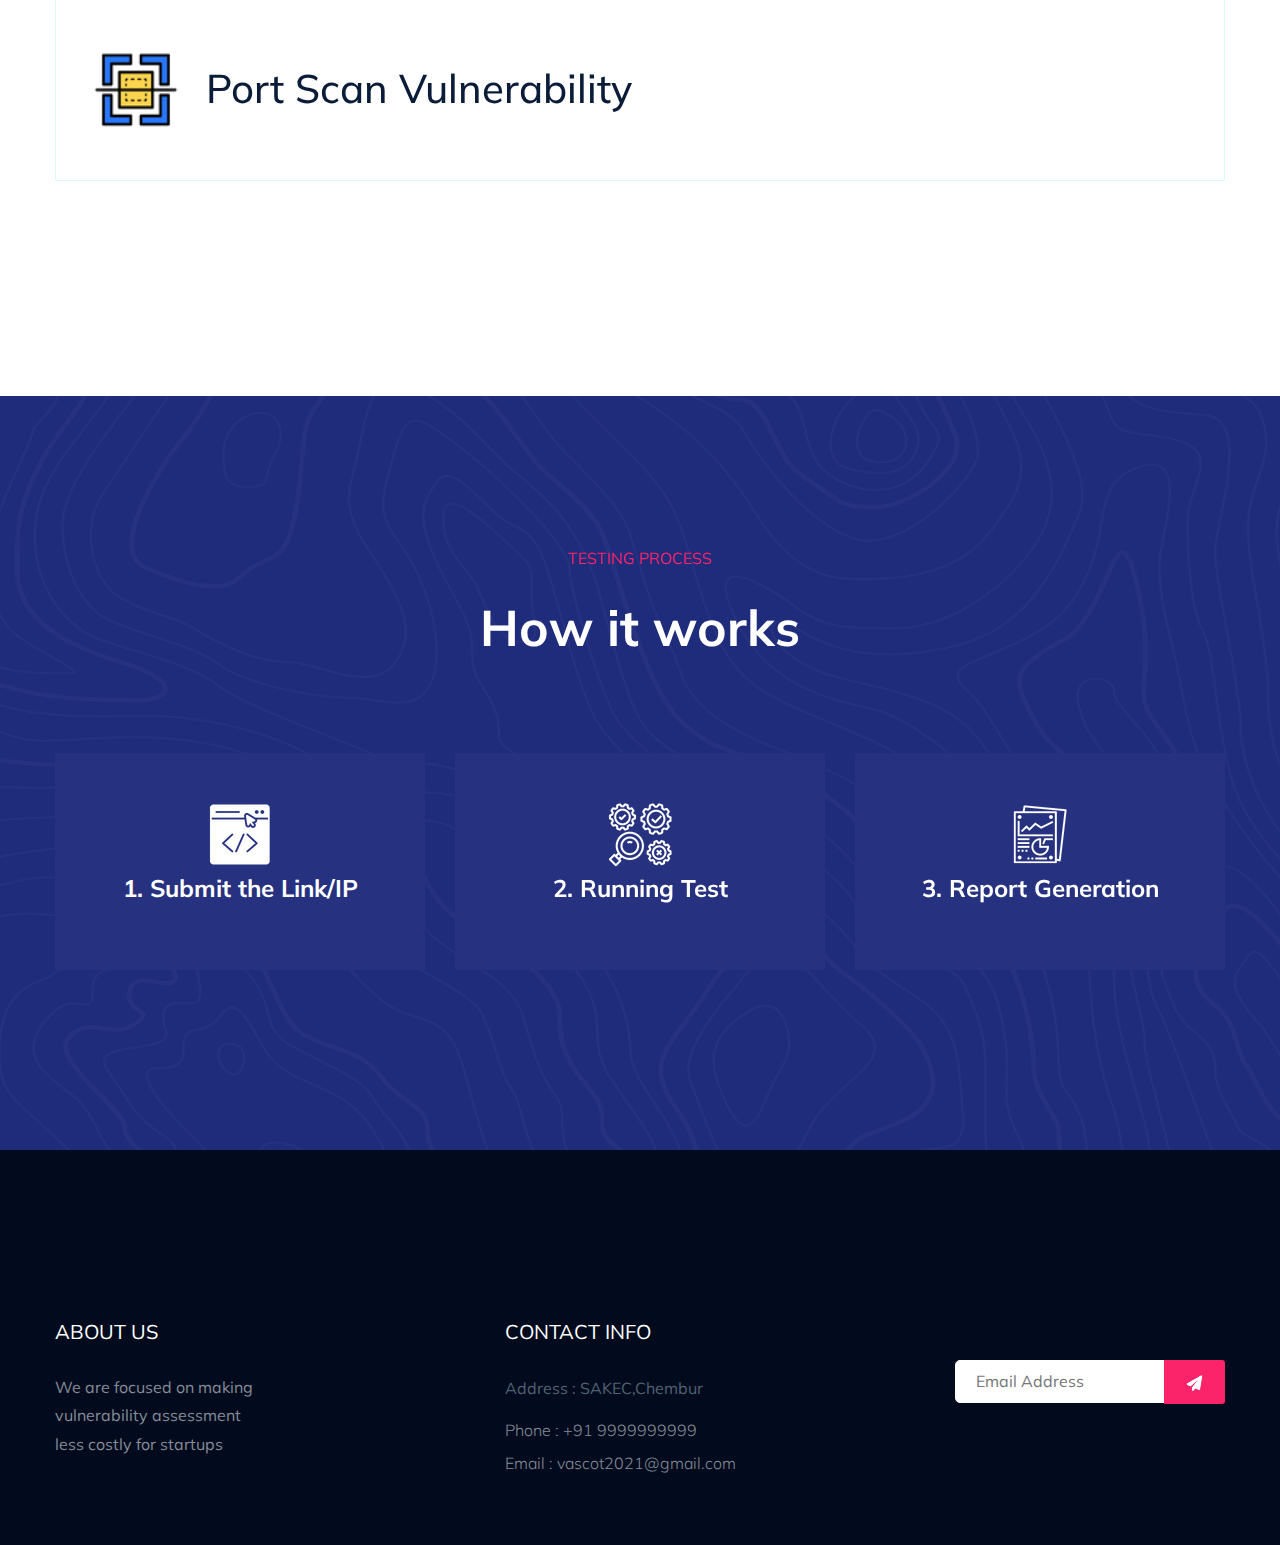
<file: guest.html>
<!doctype html>
<html class="no-js" lang="zxx">
<head>
    <meta charset="utf-8">
    <meta http-equiv="x-ua-compatible" content="ie=edge">
    <title>VASCOT </title>
    <meta name="description" content="">
    <meta name="viewport" content="width=device-width, initial-scale=1">
    <link rel="shortcut icon" type="image/x-icon" href="assets/img/favicon.png">

    <!-- CSS here -->
    <link rel="stylesheet" href="assets/css/bootstrap.min.css">
    <link rel="stylesheet" href="assets/css/owl.carousel.min.css">
    <link rel="stylesheet" href="assets/css/flaticon.css">
    <link rel="stylesheet" href="assets/css/price_rangs.css">
    <link rel="stylesheet" href="assets/css/slicknav.css">
    <link rel="stylesheet" href="assets/css/animate.min.css">
    <link rel="stylesheet" href="assets/css/magnific-popup.css">
    <link rel="stylesheet" href="assets/css/fontawesome-all.min.css">
    <link rel="stylesheet" href="assets/css/themify-icons.css">
    <link rel="stylesheet" href="assets/css/slick.css">
    <link rel="stylesheet" href="assets/css/nice-select.css">
    <link rel="stylesheet" href="assets/css/style.css">
    <script src="assets/js/z.js"></script>
    <!-- Chatbot CSS-->
    <link rel="stylesheet" href="assets/css/Chatbot/chatbot.css">
    <script type="text/javascript">
        function changesql(checkboxElem) {
            if (checkboxElem.checked) {
                document.getElementById("sqlsts").value = "1";
                op1 = 1;
                return op1;
            } else {
                document.getElementById("sqlsts").value = "0";
                op1 = 0;
                return op1;
            }
        }
    </script>
    <script type="text/javascript">
        function changexss(checkboxElem) {
            if (checkboxElem.checked) {
                document.getElementById("xsssts").value = "1";
                op2 = 1;
                return op2;
            } else {
                document.getElementById("xsssts").value = "0";
                op2 = 0;
                return op2;
            }
        }
    </script>
    <script type="text/javascript">
        function changeport(checkboxElem) {
            if (checkboxElem.checked) {
                document.getElementById("portscn").value = "1";
                op3 = 1;
                return op3;
            } else {
                document.getElementById("portscn").value = "0";
                op3 = 0;
                return op3;
            }
        }
    </script>
    <script src="https://ajax.googleapis.com/ajax/libs/jquery/3.2.1/jquery.min.js"></script>
    <script>
        $.getJSON("https://api.ipify.org?format=json",
            function(data) {
                ipadd = $("#IP").html(data.ip);
            })
    </script>
    <script src="https://ajax.googleapis.com/ajax/libs/jquery/3.2.1/jquery.min.js"></script>
    <script>
        function save_ip() {

            user_ip = document.getElementById("IP").innerHTML;
            document.getElementById("datacheck").innerHTML = user_ip;
            ip = toString(user_ip);
        }
    </script>
    <script src="https://sdk.amazonaws.com/js/aws-sdk-2.7.16.min.js"></script>
    <script>

        AWS.config.update({
            region: "us-east-1",
            endpoint: 'https://dynamodb.us-east-1.amazonaws.com',
            // accessKeyId default can be used while using the downloadable version of DynamoDB.
            // For security reasons, do not store AWS Credentials in your files. Use Amazon Cognito instead.
            accessKeyId: "ASIASL2ZNOLNRSAJ23XD",
            // secretAccessKey default can be used while using the downloadable version of DynamoDB.
            // For security reasons, do not store AWS Credentials in your files. Use Amazon Cognito instead.
            secretAccessKey: "5vBbETNaHH/NRgQxojjbcdeNn3NaReOvYVh/MLXt",
            sessionToken: "FwoGZXIvYXdzEEkaDIGlP7k67Ez7C+RZmCK+AcnDi+hW1uVSIkuqQsOeSOPfypNRWi2kT1kVnXTl1g6v511wgWXAUcLomiaKQEb3DNQvDZBNGcNrwcF3Zb4mV7uYZZayLkP4pFyoAZ/dM8qeB+X3kdQ04VGGMVH3VFKi2LG3/KFeyP4lsTp+AKgtTHYOJ1DioNSNtXYsz5bbK9yP6sdxQ3e0yQPNmB56z7Ad1EAlGGEbdj7ejQwqLfPJJ1p4ajd6Z5/OlQbiPUMMN3JysCNoYaDFAY7PJPmJdAkoxJCsjAYyLZF2TUllIe+/t7vX7/VuUK/+VupD+CD+FW60yelt/1qm0txhTFSkNJMRXT579w=="
        });

        var docClient = new AWS.DynamoDB.DocumentClient();

        function readItem() {
            var table = "vascot_guest_db";

            var params = {
                TableName: table,
                Key:{
                    "ip_add": ip
                }
            };
            docClient.get(params, function(err, data) {
                if (err) {
                    document.getElementById('datacheck').innerHTML = "Unable to read item: " + "\n" + JSON.stringify(err, undefined, 2);

                }
                else {
                    document.getElementById('datacheck').innerHTML = "GetItem succeeded: " + "\n" + JSON.stringify(data, undefined, 2);

                }
            });
        }
    </script>
    <script src="https://ajax.google.com/ajax/libs/jquery/3.1.0/jquery.min.js"></script>
    <script src="https://ajax.googleapis.com/ajax/libs/jquery/3.1.0/jquery.min.js">
    </script>
    <script type="text/javascript">
        var API_URL ='https://r27tts8ehl.execute-api.us-east-1.amazonaws.com/default'
        function send_api() {
            $.ajax({
                type: 'POST',
                url: API_URL,
                data: JSON.stringify({
                    "user_ip": user_ip,
                    "userdata": userdata,
                    "name": "GuestUser",
                    "op1": op1,
                    "op2": op2,
                    "op3": op3
                })
            })
        }
    </script>
    <script>
        function save_data() {
            userdata = document.getElementById('userdata').value;
            document.getElementById("demo").innerHTML = userdata;
            //document.getElementById("demo1").innerHTML = op1;
            //document.getElementById("demo2").innerHTML = op2;
            //document.getElementById("demo3").innerHTML = op3;
        }
    </script>

    <script>
        function go_fn(){
            alert("Report will be generated in few minutes"),
            save_data(),
            save_ip(),

            readItem(),
            send_api();

            //pdf_fn();
        }
    </script>
</head>

<body>
<header>
    <!-- Header Start -->
    <div class="header-area header-transparrent">
        <div class="headder-top header-sticky">
            <div class="container">
                <div class="row align-items-center">
                    <div class="col-lg-3 col-md-2">
                        <!-- Logo -->
                        <div class="logo">
                            <a href="index.html"><img src="assets/img/logo/logo.png" alt=""></a>
                        </div>
                    </div>
                    <div class="col-lg-9 col-md-9">
                        <div class="menu-wrapper">
                            <!-- Main-menu -->
                            <div class="main-menu">
                                <nav class="d-none d-lg-block">
                                    <ul id="navigation">
                                        <li><a href="index.html">Home</a></li>
                                        <li><a href="about.html">About</a></li>
                                        <li><a href="contact.html">Contact</a></li>
                                    </ul>
                                </nav>
                            </div>
                            <!-- Header-btn -->
                        </div>
                    </div>
                    <!-- Mobile Menu -->
                    <div class="col-12">
                        <div class="mobile_menu d-block d-lg-none"></div>
                    </div>
                </div>
            </div>
        </div>
    </div>
    <!-- Header End -->
</header>
<main>

    <!-- slider Area Start-->
    <div class="slider-area ">
        <!-- Mobile Menu -->
        <div class="slider-active">
            <div class="single-slider slider-height d-flex align-items-center" data-background="assets/img/hero/design_bg.jpg">
                <div class="container">
                    <div class="row">
                        <div class="col-xl-6 col-lg-9 col-md-10">
                            <div class="hero__caption">
                                <textarea id="IP" name="ip_textarea" rows="4" cols="50" style= "Display:none" ></textarea>
                                <p id="demo" style="display:none;"></p>
                                <p id="demo1" style="display:none;"></p>
                                <p id="demo2" style="display:none;"></p>
                                <p id="demo3" style="display:none;"></p>
                                <p id="datacheck" style="display:none;" ></p>
                                <h1 style= 'color:white' >Vulnerability Testing Using Severless Computing</h1>
                            </div>
                        </div>
                    </div>
                    <!-- Search Box -->
                    <div class="row">
                        <div class="col-xl-8">
                            <!-- form -->
                            <form action="#" class="search-box">
                                <div class="input-form">
                                    <input type="text" id="userdata" placeholder="Website Link Or IP Address">
                                </div>
                                <div class="select-form">
                                    <div class="select-itms">
                                        <select name="select" id="select1">
                                            <option value="">Website</option>
                                            <option value="">IP Address</option>
                                        </select>
                                    </div>
                                </div>
                                <div class="search-form">
                                    <a type="button" class="genric-btn primary-border e-large" onclick="go_fn()">Go</a>
                                </div>
                            </form>

                            <br>
                            <div>
                                <h4><input type="checkbox" id="sqlsts" name="sqlsts" value="0" onclick="changesql(this)">
                                    <label for="sqlsts" style= 'color:white' >SQL Injection</label></h4>
                                <span></span>
                                <h4><input type="checkbox" id="xsssts" name="xsssts" value="0" onclick="changexss(this)">
                                    <label for="xsssts" style= 'color:white' >Cross Site Scripting</label></h4>
                                <h4><input type="checkbox" id="portscn" name="portscn" value="0" onclick="changeport(this)">
                                    <label for="portscn" style= 'color:white' >Port Scanning</label></h4>
                            </div>
                        </div>
                    </div>
                </div>
            </div>
        </div>
    </div>




    <!-- slider Area End-->

    <!--Chatbot Start-->
    <button class="open-button" onclick="openForm()"></button>

    <div class="chat-popup" id="myForm">
        <form action="/action_page.php" class="form-container">
            <iframe src='https://webchat.botframework.com/embed/sarvakaraum-bot?s=vjFpGcCQ2W4.EqW2ikA84w5xoCHZ85I2YSyTwwYF5h0KBEDySU09i2g'  style='min-width: 250px; width: 100%; min-height: 500px;'></iframe>
            <button type="button" class="btn cancel" onclick="closeForm()">Minimize</button>
        </form>
    </div>

    <script>
        function openForm() {
            document.getElementById("myForm").style.display = "block";
        }

        function closeForm() {
            document.getElementById("myForm").style.display = "none";
        }
    </script>
    <!--Chatbot End-->
    <!-- Our Services Start -->

    <div class="our-services section-padd-top30">
        <div class="container">
            <!-- Section Tittle -->
            <div class="row">
                <div class="col-lg-12">
                    <div class="section-tittle text-center">
                        <h2>Generated Report</h2>
                        <button class="btn head-btn3" id="reloader" style="float: right; margin-right: 5px ; margin-bottom: 30px;  background-color: green" onclick="values()">Reload</button>
                    </div>
                </div>
            </div>
            <div class="row d-flex justify-contnet-center">
                <div class="col-xl-12 col-lg-20 col-md-1 col-sm-6">
                    <div class="single-services text-center mb-15">
                        <div>
                            <img style="float: left; height: 100px; width: 100px;margin-left: 30px; margin-bottom: 30px" src="assets/img/vuln/1.png">
                        </div>
                        <div class="services-cap">
                            <br>
                            <h1 style="float: left; padding-left: 20px">SQL Injection Vulnerability</h1>
                            <h1 style="float: right; padding-left: 20px; margin-right: 30px" id="sqli"></h1>
                            <br><br><br>
                        </div>
                    </div>
                </div>
                <div class="col-xl-12 col-lg-20 col-md-1 col-sm-6">
                    <div class="single-services text-center mb-15">
                        <div>
                            <img style="float: left; height: 100px; width: 100px;margin-left: 30px; margin-bottom: 30px" src="assets/img/vuln/7.png">
                        </div>
                        <div class="services-cap">
                            <br>
                            <h1 style="float: left; padding-left: 20px">Cross Site Scripting Vulnerability</h1>
                            <h1 style="float: right; padding-left: 20px; margin-right: 30px" id="xss"></h1>
                            <br><br><br>
                        </div>
                    </div>
                </div>
                <div class="col-xl-12 col-lg-20 col-md-1 col-sm-6">
                    <div class="single-services text-center mb-15">
                        <div>
                            <img style="float: left; height: 100px; width: 100px;margin-left: 30px; margin-bottom: 30px" src="assets/img/vuln/9.png">
                        </div>
                        <div class="services-cap">
                            <br>
                            <h1 style="float: left; padding-left: 20px">Port Scan Vulnerability</h1>
                            <h1 style="float: right; padding-left: 20px; margin-right: 30px" id="pscan"></h1>
                            <br><br><br>
                        </div>
                    </div>
                </div>
                </div>
            </div>
            <!-- More Btn -->
            <!-- Section Button -->
        </div>
    </div>

    <!-- How  Apply Process Start-->
    <div class="apply-process-area apply-bg pt-150 pb-150" data-background="assets/img/gallery/how-applybg.png">
        <div class="container">
            <!-- Section Tittle -->
            <div class="row">
                <div class="col-lg-12">
                    <div class="section-tittle white-text text-center">
                        <span>Testing Process</span>
                        <h2>How it works</h2>
                    </div>
                </div>
            </div>
            <!-- Apply Process Caption -->
            <div class="row">
                <div class="col-lg-4 col-md-6">
                    <div class="single-process text-center mb-30">
                        <div>
                            <img src="assets/img/process/1.png">
                        </div>
                        <div class="process-cap">
                            <h5>1. Submit the Link/IP</h5>
                        </div>
                    </div>
                </div>
                <div class="col-lg-4 col-md-6">
                    <div class="single-process text-center mb-30">
                        <div>
                            <img src="assets/img/process/2.png">
                        </div>
                        <div class="process-cap">
                            <h5>2. Running Test</h5>
                        </div>
                    </div>
                </div>
                <div class="col-lg-4 col-md-6">
                    <div class="single-process text-center mb-30">
                        <div>
                            <img src="assets/img/process/3.png">
                        </div>
                        <div class="process-cap">
                            <h5>3. Report Generation</h5>
                        </div>
                    </div>
                </div>
            </div>
        </div>
    </div>
    <!-- How  Apply Process End-->



</main>
<footer>
    <!-- Footer Start-->
    <div class="footer-area footer-bg footer-padding">
        <div class="container">
            <div class="row d-flex justify-content-between">
                <div class="col-xl-3 col-lg-3 col-md-4 col-sm-6">
                    <div class="single-footer-caption mb-50">
                        <div class="single-footer-caption mb-30">
                            <div class="footer-tittle">
                                <h4>About Us</h4>
                                <div class="footer-pera">
                                    <p>We are focused on making vulnerability assessment less costly for startups</p>
                                </div>
                            </div>
                        </div>

                    </div>
                </div>
                <div class="col-xl-3 col-lg-3 col-md-4 col-sm-5">
                    <div class="single-footer-caption mb-50">
                        <div class="footer-tittle">
                            <h4>Contact Info</h4>
                            <ul>
                                <li>
                                    <p>Address : SAKEC,Chembur</p>
                                </li>
                                <li><a href="#">Phone : +91 9999999999</a></li>
                                <li><a href="#">Email : vascot2021@gmail.com</a></li>
                            </ul>
                        </div>

                    </div>
                </div>
                <div class="col-xl-3 col-lg-3 col-md-4 col-sm-5">
                    <div class="single-footer-caption mb-50">
                        <!-- Form -->
                        <div class="footer-form" >
                            <div id="mc_embed_signup">
                                <form target="_blank" action="https://spondonit.us12.list-manage.com/subscribe/post?u=1462626880ade1ac87bd9c93a&amp;id=92a4423d01"
                                      method="get" class="subscribe_form relative mail_part">
                                    <input type="email" name="email" id="newsletter-form-email" placeholder="Email Address"
                                           class="placeholder hide-on-focus" onfocus="this.placeholder = ''"
                                           onblur="this.placeholder = ' Email Address '">
                                    <div class="form-icon">
                                        <button type="submit" name="submit" id="newsletter-submit"
                                                class="email_icon newsletter-submit button-contactForm"><img src="assets/img/icon/form.png" alt=""></button>
                                    </div>
                                    <div class="mt-10 info"></div>
                                </form>
                            </div>
                        </div>
                    </div>
                </div>
            </div>
        </div>
        <!--  -->
    </div>
    </div>
    <!-- footer-bottom area -->
    <!-- Footer End-->
</footer>

<!-- JS here -->

<!-- All JS Custom Plugins Link Here here -->
<script src="./assets/js/vendor/modernizr-3.5.0.min.js"></script>
<!-- Jquery, Popper, Bootstrap -->
<script src="./assets/js/vendor/jquery-1.12.4.min.js"></script>
<script src="./assets/js/popper.min.js"></script>
<script src="./assets/js/bootstrap.min.js"></script>
<!-- Jquery Mobile Menu -->
<script src="./assets/js/jquery.slicknav.min.js"></script>

<!-- Jquery Slick , Owl-Carousel Plugins -->
<script src="./assets/js/owl.carousel.min.js"></script>
<script src="./assets/js/slick.min.js"></script>
<script src="./assets/js/price_rangs.js"></script>

<!-- One Page, Animated-HeadLin -->
<script src="./assets/js/wow.min.js"></script>
<script src="./assets/js/animated.headline.js"></script>
<script src="./assets/js/jquery.magnific-popup.js"></script>

<!-- Scrollup, nice-select, sticky -->
<script src="./assets/js/jquery.scrollUp.min.js"></script>
<script src="./assets/js/jquery.nice-select.min.js"></script>
<script src="./assets/js/jquery.sticky.js"></script>

<!-- contact js -->
<script src="./assets/js/contact.js"></script>
<script src="./assets/js/jquery.form.js"></script>
<script src="./assets/js/jquery.validate.min.js"></script>
<script src="./assets/js/mail-script.js"></script>
<script src="./assets/js/jquery.ajaxchimp.min.js"></script>

<!-- Jquery Plugins, main Jquery -->
<script src="./assets/js/plugins.js"></script>
<script src="./assets/js/main.js"></script>

</body>
</html>
</file>
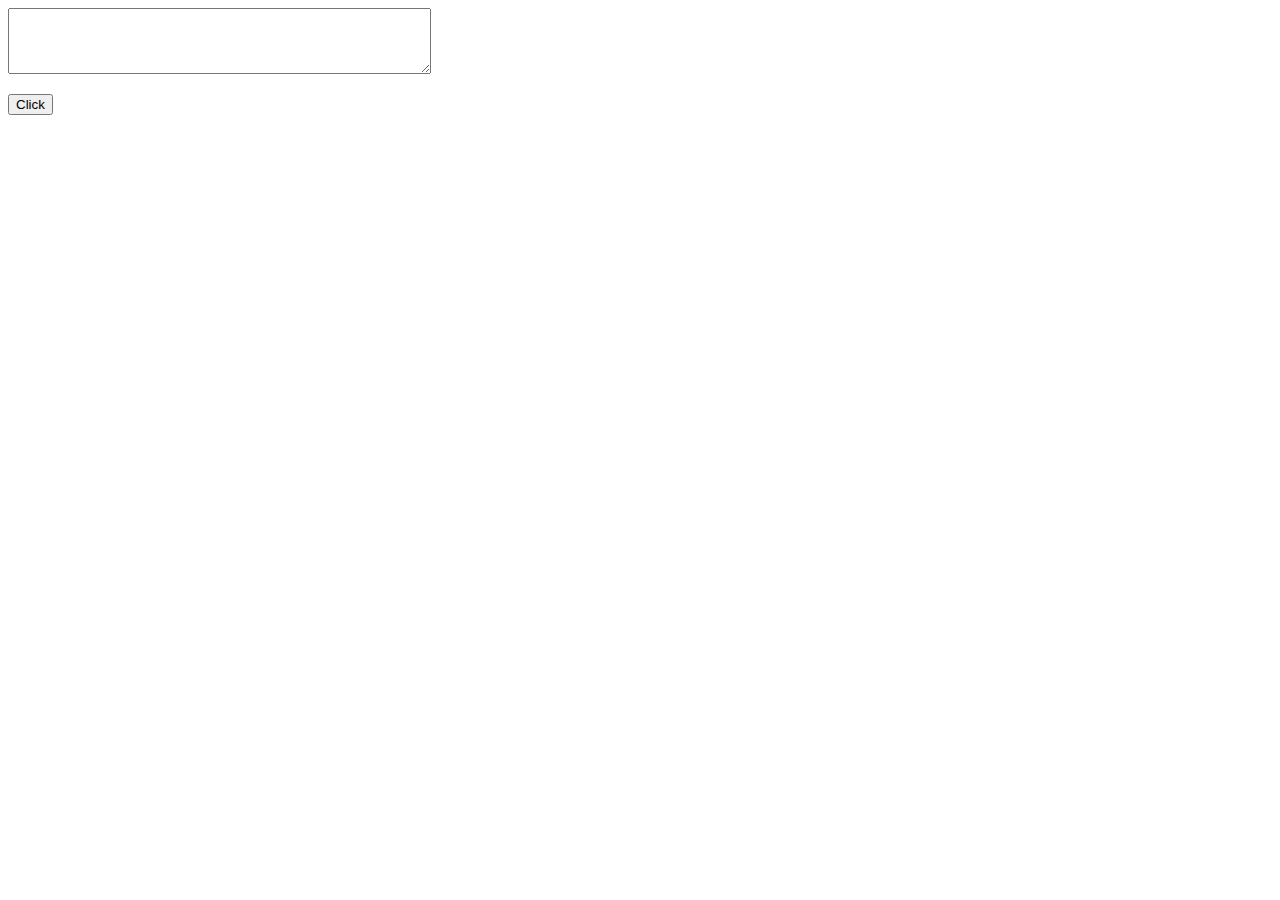
<file: ipfetcher.html>
<!DOCTYPE html>
<html>

<head>
  <title>Getting Clients IP</title>
  <style>
    p, h1 {
      color: green;
    }
  </style>
  <script src="https://ajax.googleapis.com/ajax/libs/jquery/3.2.1/jquery.min.js"></script>
  <script>
    $.getJSON("https://api.ipify.org?format=json",
            function(data) {
              ipadd = $("#IP").html(data.ip);
            })
  </script>
  <script>
    function save_data() {

      user_ip = document.getElementById("IP").innerHTML;
      document.getElementById("datacheck").innerHTML = user_ip;
    }
  </script>
</head>

<body>
<textarea id="IP" name="w3review" rows="4" cols="50" ></textarea>

<p id="datacheck"></p>
<button onclick="save_data()">Click</button>
</body>
</html>
</file>
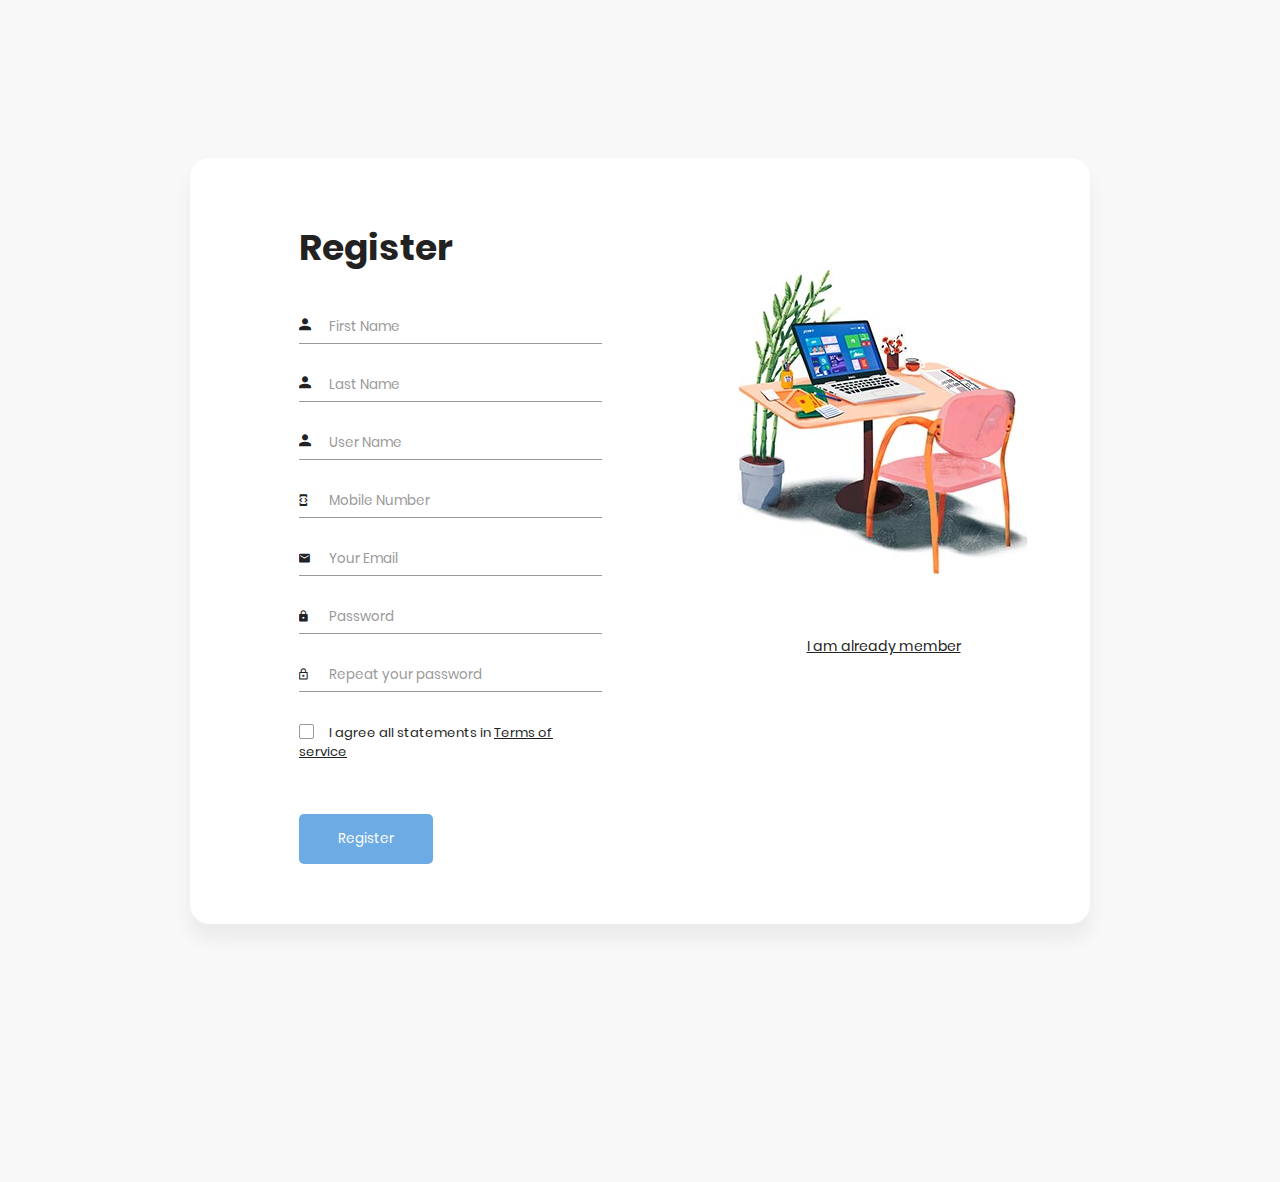
<file: register.html>
<!DOCTYPE html>
<html lang="en">
<head>
    <meta charset="UTF-8">
    <meta name="viewport" content="width=device-width, initial-scale=1.0">
    <meta http-equiv="X-UA-Compatible" content="ie=edge">
    <title>VASCOT</title>
    <link rel="shortcut icon" type="image/x-icon" href="assets/img/favicon.png">

    <!-- Font Icon -->
    <link rel="stylesheet" href="assets/fonts/material-icon/css/material-design-iconic-font.min.css">

    <!-- Main css -->
    <link rel="stylesheet" href="assets/css/register.css">
</head>
<body>

    <div class="main">
        <!-- Sign up form -->
        <section class="signup">
            <div class="container">
                <div class="signup-content">
                    <div class="signup-form">
                        <h2 class="form-title">Register</h2>
                        <form method="POST" class="register-form" id="register-form">
                            <div class="form-group">
                                <label for="firstname"><i class="zmdi zmdi-account material-icons-name"></i></label>
                                <input type="text" name="firstname" id="firstname" placeholder="First Name"/>
                            </div>
                            <div class="form-group" style="float: right">
                                <label for="lastname"><i class="zmdi zmdi-account material-icons-name"></i></label>
                                <input type="text" name="lastname" id="lastname" placeholder="Last Name"/>
                            </div>
                            <div class="form-group" style="float: right">
                                <label for="username"><i class="zmdi zmdi-account material-icons-name"></i></label>
                                <input type="text" name="username" id="username" placeholder="User Name"/>
                            </div>
                            <div class="form-group">
                                <label for="dsds"><i class="zmdi zmdi-email"></i></label>
                                <input type="dsds" name="dsds" id="dsds" placeholder="Yss"/>
                            </div>
                            <div class="form-group">
                                <label for="sdsd"><i class="zmdi zmdi-code-smartphone zmd-fw"></i></label>
                                <input type="sdsd" name="sdsd" id="sdsd" placeholder="sss"/>
                            </div>
                            <div class="form-group">
                                <label for="phone"><i class="zmdi zmdi-code-smartphone zmd-fw"></i></label>
                                <input type="tel" name="phone" id="phone" placeholder="Mobile Number"/>
                            </div>
                            <div class="form-group">
                                <label for="email"><i class="zmdi zmdi-email"></i></label>
                                <input type="email" name="email" id="email" placeholder="Your Email"/>
                            </div>
                            <div class="form-group">
                                <label for="pass"><i class="zmdi zmdi-lock"></i></label>
                                <input type="password" name="pass" id="pass" placeholder="Password"/>
                            </div>
                            <div class="form-group">
                                <label for="re-pass"><i class="zmdi zmdi-lock-outline"></i></label>
                                <input type="password" name="re_pass" id="re_pass" placeholder="Repeat your password"/>
                            </div>
                            <div class="form-group">
                                <input type="checkbox" name="agree-term" id="agree-term" class="agree-term" />
                                <label for="agree-term" class="label-agree-term"><span><span></span></span>I agree all statements in  <a href="#" class="term-service">Terms of service</a></label>
                            </div>
                            <div class="form-group form-button">
                                <input type="submit" name="signup" id="signup" class="form-submit" value="Register"/>
                            </div>
                        </form>
                    </div>
                    <div class="signup-image">
                        <figure><img src="assets/img/signinup/signup-image.jpg" alt="sing up image"></figure>
                        <a href="sign-in.html" class="signup-image-link">I am already member</a>
                    </div>
                </div>
            </div>
        </section>
    </div>

    <!-- JS -->
    <script src="assets/vendor/jquery/jquery.min.js"></script>
    <script src="assets/js/main.js"></script>
</body>
</html>
</file>
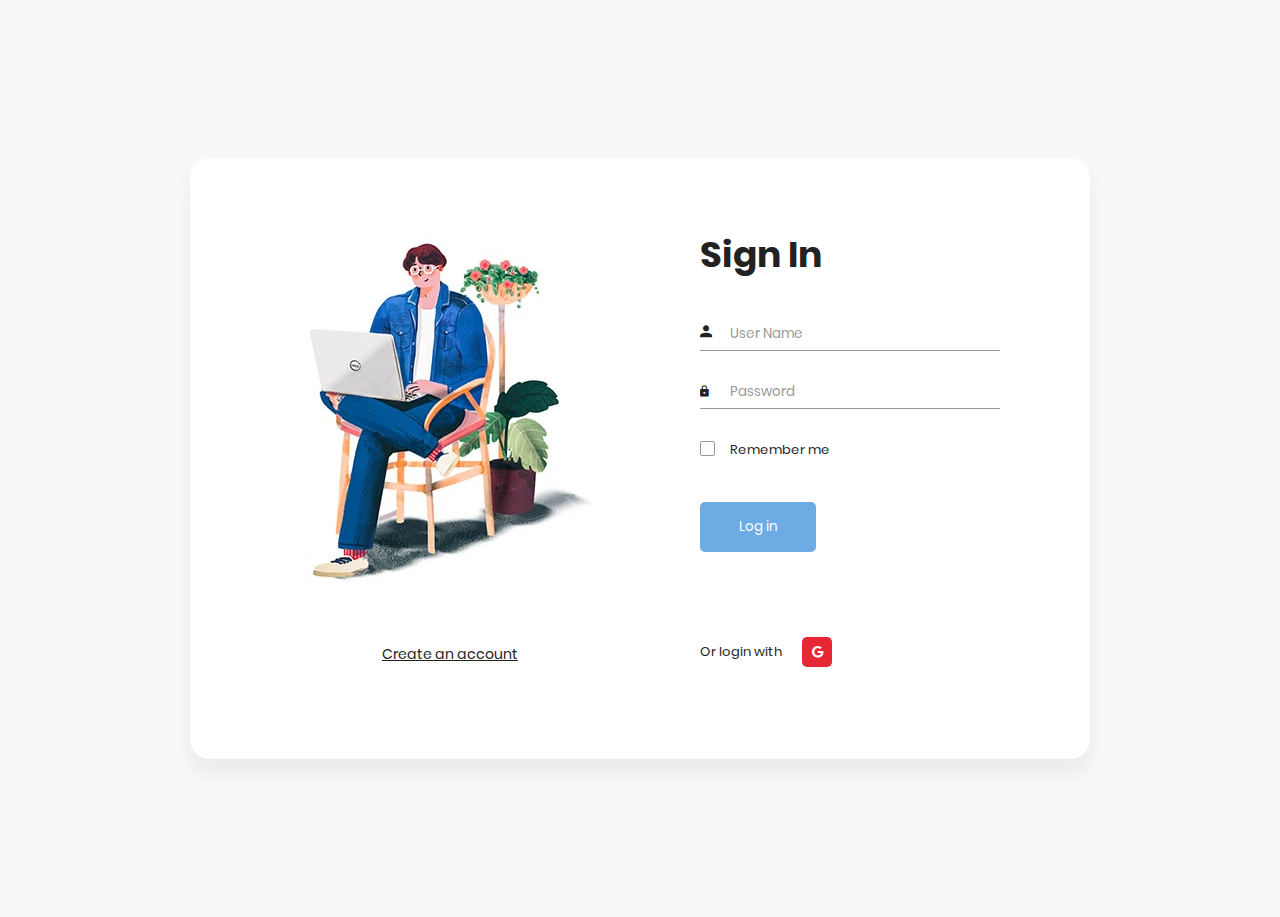
<file: sign-in.html>
<!DOCTYPE html>
<html lang="en">
<head>
    <meta charset="UTF-8">
    <meta name="viewport" content="width=device-width, initial-scale=1.0">
    <meta http-equiv="X-UA-Compatible" content="ie=edge">
    <title>VASCOT</title>
    <link rel="shortcut icon" type="image/x-icon" href="assets/img/favicon.png">

    <!-- Font Icon -->
    <link rel="stylesheet" href="assets/fonts/material-icon/css/material-design-iconic-font.min.css">

    <!-- Main css -->
    <link rel="stylesheet" href="assets/css/register.css">
</head>
<body>

<div class="main">
    <!-- Sing in  Form -->
    <section class="sign-in">
        <div class="container">
            <div class="signin-content">
                <div class="signin-image">
                    <figure><img src="assets/img/signinup/signin-image.jpg" alt="sing up image"></figure>
                    <a href="register.html" class="signup-image-link">Create an account</a>
                </div>

                <div class="signin-form">
                    <h2 class="form-title">Sign In</h2>
                    <form method="POST" class="register-form" id="login-form">
                        <div class="form-group">
                            <label for="username"><i class="zmdi zmdi-account material-icons-name"></i></label>
                            <input type="text" name="username" id="username" placeholder="User Name"/>
                        </div>
                        <div class="form-group">
                            <label for="pass"><i class="zmdi zmdi-lock"></i></label>
                            <input type="password" name="pass" id="pass" placeholder="Password"/>
                        </div>
                        <div class="form-group">
                            <input type="checkbox" name="remember-me" id="remember-me" class="agree-term" />
                            <label for="remember-me" class="label-agree-term"><span><span></span></span>Remember me</label>
                        </div>
                        <div class="form-group form-button">
                            <input type="submit" name="signin" id="signin" class="form-submit" value="Log in"/>
                        </div>
                    </form>
                    <div class="social-login">
                        <span class="social-label">Or login with</span>
                        <ul class="socials">
                            <li><a href="#"><i class="display-flex-center zmdi zmdi-google"></i></a></li>
                        </ul>
                    </div>
                </div>
            </div>
        </div>
    </section>

</div>

<!-- JS -->
<script src="assets/vendor/jquery/jquery.min.js"></script>
<script src="assets/js/main.js"></script>
</body>
</html>
</file>
<file: assets/css/flaticon.css>
/*
  	Flaticon icon font: Flaticon
  	Creation date: 10/03/2020 09:37
  	*/

@font-face {
  font-family: "Flaticon";
  src: url("../fonts/Flaticon.eot");
  src: url("../fonts/Flaticon.eot?#iefix") format("embedded-opentype"),
       url("../fonts/Flaticon.woff2") format("woff2"),
       url("../fonts/Flaticon.woff") format("woff"),
       url("../fonts/Flaticon.ttf") format("truetype"),
       url("../fonts/Flaticon.svg#Flaticon") format("svg");
  font-weight: normal;
  font-style: normal;
}

@media screen and (-webkit-min-device-pixel-ratio:0) {
  @font-face {
    font-family: "Flaticon";
    src: url("../fonts/Flaticon.svg#Flaticon") format("svg");
  }
}

[class^="flaticon-"]:before, [class*=" flaticon-"]:before,
[class^="flaticon-"]:after, [class*=" flaticon-"]:after {   
  font-family: Flaticon;

font-style: normal;
margin-left: 20px;
}

.flaticon-tour:before { content: "\f100"; }
.flaticon-report:before { content: "\f101"; }
.flaticon-cms:before { content: "\f102"; }
.flaticon-app:before { content: "\f103"; }
.flaticon-helmet:before { content: "\f104"; }
.flaticon-high-tech:before { content: "\f105"; }
.flaticon-real-estate:before { content: "\f106"; }
.flaticon-content:before { content: "\f107"; }
.flaticon-search:before { content: "\f108"; }
.flaticon-curriculum-vitae:before { content: "\f109"; }
</file>
<file: assets/css/price_rangs.css>
/* Ion.RangeSlider
// css version 2.0.3
// Â© 2013-2014 Denis Ineshin | IonDen.com
// ===================================================================================================================*/

/* =====================================================================================================================
// RangeSlider */

.irs {
    position: relative; display: block;
    -webkit-touch-callout: none;
    -webkit-user-select: none;
     -khtml-user-select: none;
       -moz-user-select: none;
        -ms-user-select: none;
            user-select: none;
}
    .irs-line {
        position: relative; display: block;
        overflow: hidden;
        outline: none !important;
    }
        .irs-line-left, .irs-line-mid, .irs-line-right {
            position: absolute; display: block;
            top: 0;
        }
        .irs-line-left {
            left: 0; width: 11%;
        }
        .irs-line-mid {
            left: 9%; width: 82%;
        }
        .irs-line-right {
            right: 0; width: 11%;
        }

    .irs-bar {
        position: absolute; display: block;
        left: 0; width: 0;
    }
        .irs-bar-edge {
            position: absolute; display: block;
            top: 0; left: 0;
        }

    .irs-shadow {
        position: absolute; display: none;
        left: 0; width: 0;
    }

    .irs-slider {
        position: absolute; display: block;
        cursor: default;
        z-index: 1;
    }
        .irs-slider.single {

        }
        .irs-slider.from {

        }
        .irs-slider.to {

        }
        .irs-slider.type_last {
            z-index: 2;
        }

    .irs-min {
        position: absolute; display: block;
        left: 0;
        cursor: default;
    }
    .irs-max {
        position: absolute; display: block;
        right: 0;
        cursor: default;
    }

    .irs-from, .irs-to, .irs-single {
        position: absolute; display: block;
        top: 0; left: 0;
        cursor: default;
        white-space: nowrap;
    }

.irs-grid {
    position: absolute; display: none;
    bottom: 0; left: 0;
    width: 100%; height: 20px;
}
.irs-with-grid .irs-grid {
    display: block;
}
    .irs-grid-pol {
        position: absolute;
        top: 0; left: 0;
        width: 1px; height: 8px;
        background: #000;
    }
    .irs-grid-pol.small {
        height: 4px;
    }
    .irs-grid-text {
        position: absolute;
        bottom: 0; left: 0;
        white-space: nowrap;
        text-align: center;
        font-size: 9px; line-height: 9px;
        padding: 0 3px;
        color: #000;
    }

.irs-disable-mask {
    position: absolute; display: block;
    top: 0; left: -1%;
    width: 102%; height: 100%;
    cursor: default;
    background: rgba(0,0,0,0.0);
    z-index: 2;
}
.lt-ie9 .irs-disable-mask {
    background: #000;
    filter: alpha(opacity=0);
    cursor: not-allowed;
}

.irs-disabled {
    opacity: 0.4;
}


.irs-hidden-input {
    position: absolute !important;
    display: block !important;
    top: 0 !important;
    left: 0 !important;
    width: 0 !important;
    height: 0 !important;
    font-size: 0 !important;
    line-height: 0 !important;
    padding: 0 !important;
    margin: 0 !important;
    outline: none !important;
    z-index: -9999 !important;
    background: none !important;
    border-style: solid !important;
    border-color: transparent !important;
}


/* Ion.RangeSlider, Simple Skin
// css version 2.0.3
// Â© Denis Ineshin, 2014    https://github.com/IonDen
// Â© guybowden, 2014        https://github.com/guybowden
// ===================================================================================================================*/

/* =====================================================================================================================
// Skin details */

.irs {
    height: 55px;
}
.irs-with-grid {
    height: 75px;
}
.irs-line {
    height: 10px; top: 33px;
    background: #EEE;
    background: linear-gradient(to bottom, #DDD -50%, #FFF 150%); /* W3C */
    border: 1px solid #CCC;
    border-radius: 16px;
    -moz-border-radius: 16px;
}
    .irs-line-left {
        height: 8px;
    }
    .irs-line-mid {
        height: 8px;
    }
    .irs-line-right {
        height: 8px;
    }

.irs-bar {
    height: 10px; top: 33px;
    border-top: 1px solid #428bca;
    border-bottom: 1px solid #428bca;
    background: #428bca;
    background: linear-gradient(to top, rgba(66,139,202,1) 0%,rgba(127,195,232,1) 100%); /* W3C */
}
    .irs-bar-edge {
        height: 10px; top: 33px;
        width: 14px;
        border: 1px solid #428bca;
        border-right: 0;
        background: #428bca;
        background: linear-gradient(to top, rgba(66,139,202,1) 0%,rgba(127,195,232,1) 100%); /* W3C */
        border-radius: 16px 0 0 16px;
        -moz-border-radius: 16px 0 0 16px;
    }

.irs-shadow {
    height: 2px; top: 38px;
    background: #000;
    opacity: 0.3;
    border-radius: 5px;
    -moz-border-radius: 5px;
}
.lt-ie9 .irs-shadow {
    filter: alpha(opacity=30);
}

.irs-slider {
    top: 25px;
    width: 27px; height: 27px;
    border: 1px solid #AAA;
    background: #DDD;
    background: linear-gradient(to bottom, rgba(255,255,255,1) 0%,rgba(220,220,220,1) 20%,rgba(255,255,255,1) 100%); /* W3C */
    border-radius: 27px;
    -moz-border-radius: 27px;
    box-shadow: 1px 1px 3px rgba(0,0,0,0.3);
    cursor: pointer;
}

.irs-slider.state_hover, .irs-slider:hover {
    background: #FFF;
}

.irs-min, .irs-max {
    color: #333;
    font-size: 12px; line-height: 1.333;
    text-shadow: none;
    top: 0;
    padding: 1px 5px;
    background: rgba(0,0,0,0.1);
    border-radius: 3px;
    -moz-border-radius: 3px;
}

.lt-ie9 .irs-min, .lt-ie9 .irs-max {
    background: #ccc;
}

.lt-ie9 .irs-from, .lt-ie9 .irs-to, .lt-ie9 .irs-single {
    background: #999;
}

.irs-grid {
    height: 27px;
}
.irs-grid-pol {
    opacity: 0.5;
    background: #428bca;
}
.irs-grid-pol.small {
    background: #999;
}

.irs-grid-text {
    bottom: 5px;
    color: #99a4ac;
}

.irs-disabled {
}
</file>
<file: assets/css/themify-icons.css>
@font-face {
	font-family: 'themify';
	src:url('../fonts/themify.eot?-fvbane');


	src:url('../fonts/themify.eot?#iefix-fvbane') format('embedded-opentype'),
		url('../fonts/themify.woff?-fvbane') format('woff'),
		url('../fonts/themify.ttf?-fvbane') format('truetype'),
		url('../fonts/themify.svg?-fvbane#themify') format('svg');
	font-weight: normal;
	font-style: normal;
}

[class^="ti-"], [class*=" ti-"] {
	font-family: 'themify';
	speak: none;
	font-style: normal;
	font-weight: normal;
	font-variant: normal;
	text-transform: none;
	line-height: 1;

	/* Better Font Rendering =========== */
	-webkit-font-smoothing: antialiased;
	-moz-osx-font-smoothing: grayscale;
}

.ti-wand:before {
	content: "\e600";
}
.ti-volume:before {
	content: "\e601";
}
.ti-user:before {
	content: "\e602";
}
.ti-unlock:before {
	content: "\e603";
}
.ti-unlink:before {
	content: "\e604";
}
.ti-trash:before {
	content: "\e605";
}
.ti-thought:before {
	content: "\e606";
}
.ti-target:before {
	content: "\e607";
}
.ti-tag:before {
	content: "\e608";
}
.ti-tablet:before {
	content: "\e609";
}
.ti-star:before {
	content: "\e60a";
}
.ti-spray:before {
	content: "\e60b";
}
.ti-signal:before {
	content: "\e60c";
}
.ti-shopping-cart:before {
	content: "\e60d";
}
.ti-shopping-cart-full:before {
	content: "\e60e";
}
.ti-settings:before {
	content: "\e60f";
}
.ti-search:before {
	content: "\e610";
}
.ti-zoom-in:before {
	content: "\e611";
}
.ti-zoom-out:before {
	content: "\e612";
}
.ti-cut:before {
	content: "\e613";
}
.ti-ruler:before {
	content: "\e614";
}
.ti-ruler-pencil:before {
	content: "\e615";
}
.ti-ruler-alt:before {
	content: "\e616";
}
.ti-bookmark:before {
	content: "\e617";
}
.ti-bookmark-alt:before {
	content: "\e618";
}
.ti-reload:before {
	content: "\e619";
}
.ti-plus:before {
	content: "\e61a";
}
.ti-pin:before {
	content: "\e61b";
}
.ti-pencil:before {
	content: "\e61c";
}
.ti-pencil-alt:before {
	content: "\e61d";
}
.ti-paint-roller:before {
	content: "\e61e";
}
.ti-paint-bucket:before {
	content: "\e61f";
}
.ti-na:before {
	content: "\e620";
}
.ti-mobile:before {
	content: "\e621";
}
.ti-minus:before {
	content: "\e622";
}
.ti-medall:before {
	content: "\e623";
}
.ti-medall-alt:before {
	content: "\e624";
}
.ti-marker:before {
	content: "\e625";
}
.ti-marker-alt:before {
	content: "\e626";
}
.ti-arrow-up:before {
	content: "\e627";
}
.ti-arrow-right:before {
	content: "\e628";
}
.ti-arrow-left:before {
	content: "\e629";
}
.ti-arrow-down:before {
	content: "\e62a";
}
.ti-lock:before {
	content: "\e62b";
}
.ti-location-arrow:before {
	content: "\e62c";
}
.ti-link:before {
	content: "\e62d";
}
.ti-layout:before {
	content: "\e62e";
}
.ti-layers:before {
	content: "\e62f";
}
.ti-layers-alt:before {
	content: "\e630";
}
.ti-key:before {
	content: "\e631";
}
.ti-import:before {
	content: "\e632";
}
.ti-image:before {
	content: "\e633";
}
.ti-heart:before {
	content: "\e634";
}
.ti-heart-broken:before {
	content: "\e635";
}
.ti-hand-stop:before {
	content: "\e636";
}
.ti-hand-open:before {
	content: "\e637";
}
.ti-hand-drag:before {
	content: "\e638";
}
.ti-folder:before {
	content: "\e639";
}
.ti-flag:before {
	content: "\e63a";
}
.ti-flag-alt:before {
	content: "\e63b";
}
.ti-flag-alt-2:before {
	content: "\e63c";
}
.ti-eye:before {
	content: "\e63d";
}
.ti-export:before {
	content: "\e63e";
}
.ti-exchange-vertical:before {
	content: "\e63f";
}
.ti-desktop:before {
	content: "\e640";
}
.ti-cup:before {
	content: "\e641";
}
.ti-crown:before {
	content: "\e642";
}
.ti-comments:before {
	content: "\e643";
}
.ti-comment:before {
	content: "\e644";
}
.ti-comment-alt:before {
	content: "\e645";
}
.ti-close:before {
	content: "\e646";
}
.ti-clip:before {
	content: "\e647";
}
.ti-angle-up:before {
	content: "\e648";
}
.ti-angle-right:before {
	content: "\e649";
}
.ti-angle-left:before {
	content: "\e64a";
}
.ti-angle-down:before {
	content: "\e64b";
}
.ti-check:before {
	content: "\e64c";
}
.ti-check-box:before {
	content: "\e64d";
}
.ti-camera:before {
	content: "\e64e";
}
.ti-announcement:before {
	content: "\e64f";
}
.ti-brush:before {
	content: "\e650";
}
.ti-briefcase:before {
	content: "\e651";
}
.ti-bolt:before {
	content: "\e652";
}
.ti-bolt-alt:before {
	content: "\e653";
}
.ti-blackboard:before {
	content: "\e654";
}
.ti-bag:before {
	content: "\e655";
}
.ti-move:before {
	content: "\e656";
}
.ti-arrows-vertical:before {
	content: "\e657";
}
.ti-arrows-horizontal:before {
	content: "\e658";
}
.ti-fullscreen:before {
	content: "\e659";
}
.ti-arrow-top-right:before {
	content: "\e65a";
}
.ti-arrow-top-left:before {
	content: "\e65b";
}
.ti-arrow-circle-up:before {
	content: "\e65c";
}
.ti-arrow-circle-right:before {
	content: "\e65d";
}
.ti-arrow-circle-left:before {
	content: "\e65e";
}
.ti-arrow-circle-down:before {
	content: "\e65f";
}
.ti-angle-double-up:before {
	content: "\e660";
}
.ti-angle-double-right:before {
	content: "\e661";
}
.ti-angle-double-left:before {
	content: "\e662";
}
.ti-angle-double-down:before {
	content: "\e663";
}
.ti-zip:before {
	content: "\e664";
}
.ti-world:before {
	content: "\e665";
}
.ti-wheelchair:before {
	content: "\e666";
}
.ti-view-list:before {
	content: "\e667";
}
.ti-view-list-alt:before {
	content: "\e668";
}
.ti-view-grid:before {
	content: "\e669";
}
.ti-uppercase:before {
	content: "\e66a";
}
.ti-upload:before {
	content: "\e66b";
}
.ti-underline:before {
	content: "\e66c";
}
.ti-truck:before {
	content: "\e66d";
}
.ti-timer:before {
	content: "\e66e";
}
.ti-ticket:before {
	content: "\e66f";
}
.ti-thumb-up:before {
	content: "\e670";
}
.ti-thumb-down:before {
	content: "\e671";
}
.ti-text:before {
	content: "\e672";
}
.ti-stats-up:before {
	content: "\e673";
}
.ti-stats-down:before {
	content: "\e674";
}
.ti-split-v:before {
	content: "\e675";
}
.ti-split-h:before {
	content: "\e676";
}
.ti-smallcap:before {
	content: "\e677";
}
.ti-shine:before {
	content: "\e678";
}
.ti-shift-right:before {
	content: "\e679";
}
.ti-shift-left:before {
	content: "\e67a";
}
.ti-shield:before {
	content: "\e67b";
}
.ti-notepad:before {
	content: "\e67c";
}
.ti-server:before {
	content: "\e67d";
}
.ti-quote-right:before {
	content: "\e67e";
}
.ti-quote-left:before {
	content: "\e67f";
}
.ti-pulse:before {
	content: "\e680";
}
.ti-printer:before {
	content: "\e681";
}
.ti-power-off:before {
	content: "\e682";
}
.ti-plug:before {
	content: "\e683";
}
.ti-pie-chart:before {
	content: "\e684";
}
.ti-paragraph:before {
	content: "\e685";
}
.ti-panel:before {
	content: "\e686";
}
.ti-package:before {
	content: "\e687";
}
.ti-music:before {
	content: "\e688";
}
.ti-music-alt:before {
	content: "\e689";
}
.ti-mouse:before {
	content: "\e68a";
}
.ti-mouse-alt:before {
	content: "\e68b";
}
.ti-money:before {
	content: "\e68c";
}
.ti-microphone:before {
	content: "\e68d";
}
.ti-menu:before {
	content: "\e68e";
}
.ti-menu-alt:before {
	content: "\e68f";
}
.ti-map:before {
	content: "\e690";
}
.ti-map-alt:before {
	content: "\e691";
}
.ti-loop:before {
	content: "\e692";
}
.ti-location-pin:before {
	content: "\e693";
}
.ti-list:before {
	content: "\e694";
}
.ti-light-bulb:before {
	content: "\e695";
}
.ti-Italic:before {
	content: "\e696";
}
.ti-info:before {
	content: "\e697";
}
.ti-infinite:before {
	content: "\e698";
}
.ti-id-badge:before {
	content: "\e699";
}
.ti-hummer:before {
	content: "\e69a";
}
.ti-home:before {
	content: "\e69b";
}
.ti-help:before {
	content: "\e69c";
}
.ti-headphone:before {
	content: "\e69d";
}
.ti-harddrives:before {
	content: "\e69e";
}
.ti-harddrive:before {
	content: "\e69f";
}
.ti-gift:before {
	content: "\e6a0";
}
.ti-game:before {
	content: "\e6a1";
}
.ti-filter:before {
	content: "\e6a2";
}
.ti-files:before {
	content: "\e6a3";
}
.ti-file:before {
	content: "\e6a4";
}
.ti-eraser:before {
	content: "\e6a5";
}
.ti-envelope:before {
	content: "\e6a6";
}
.ti-download:before {
	content: "\e6a7";
}
.ti-direction:before {
	content: "\e6a8";
}
.ti-direction-alt:before {
	content: "\e6a9";
}
.ti-dashboard:before {
	content: "\e6aa";
}
.ti-control-stop:before {
	content: "\e6ab";
}
.ti-control-shuffle:before {
	content: "\e6ac";
}
.ti-control-play:before {
	content: "\e6ad";
}
.ti-control-pause:before {
	content: "\e6ae";
}
.ti-control-forward:before {
	content: "\e6af";
}
.ti-control-backward:before {
	content: "\e6b0";
}
.ti-cloud:before {
	content: "\e6b1";
}
.ti-cloud-up:before {
	content: "\e6b2";
}
.ti-cloud-down:before {
	content: "\e6b3";
}
.ti-clipboard:before {
	content: "\e6b4";
}
.ti-car:before {
	content: "\e6b5";
}
.ti-calendar:before {
	content: "\e6b6";
}
.ti-book:before {
	content: "\e6b7";
}
.ti-bell:before {
	content: "\e6b8";
}
.ti-basketball:before {
	content: "\e6b9";
}
.ti-bar-chart:before {
	content: "\e6ba";
}
.ti-bar-chart-alt:before {
	content: "\e6bb";
}
.ti-back-right:before {
	content: "\e6bc";
}
.ti-back-left:before {
	content: "\e6bd";
}
.ti-arrows-corner:before {
	content: "\e6be";
}
.ti-archive:before {
	content: "\e6bf";
}
.ti-anchor:before {
	content: "\e6c0";
}
.ti-align-right:before {
	content: "\e6c1";
}
.ti-align-left:before {
	content: "\e6c2";
}
.ti-align-justify:before {
	content: "\e6c3";
}
.ti-align-center:before {
	content: "\e6c4";
}
.ti-alert:before {
	content: "\e6c5";
}
.ti-alarm-clock:before {
	content: "\e6c6";
}
.ti-agenda:before {
	content: "\e6c7";
}
.ti-write:before {
	content: "\e6c8";
}
.ti-window:before {
	content: "\e6c9";
}
.ti-widgetized:before {
	content: "\e6ca";
}
.ti-widget:before {
	content: "\e6cb";
}
.ti-widget-alt:before {
	content: "\e6cc";
}
.ti-wallet:before {
	content: "\e6cd";
}
.ti-video-clapper:before {
	content: "\e6ce";
}
.ti-video-camera:before {
	content: "\e6cf";
}
.ti-vector:before {
	content: "\e6d0";
}
.ti-themify-logo:before {
	content: "\e6d1";
}
.ti-themify-favicon:before {
	content: "\e6d2";
}
.ti-themify-favicon-alt:before {
	content: "\e6d3";
}
.ti-support:before {
	content: "\e6d4";
}
.ti-stamp:before {
	content: "\e6d5";
}
.ti-split-v-alt:before {
	content: "\e6d6";
}
.ti-slice:before {
	content: "\e6d7";
}
.ti-shortcode:before {
	content: "\e6d8";
}
.ti-shift-right-alt:before {
	content: "\e6d9";
}
.ti-shift-left-alt:before {
	content: "\e6da";
}
.ti-ruler-alt-2:before {
	content: "\e6db";
}
.ti-receipt:before {
	content: "\e6dc";
}
.ti-pin2:before {
	content: "\e6dd";
}
.ti-pin-alt:before {
	content: "\e6de";
}
.ti-pencil-alt2:before {
	content: "\e6df";
}
.ti-palette:before {
	content: "\e6e0";
}
.ti-more:before {
	content: "\e6e1";
}
.ti-more-alt:before {
	content: "\e6e2";
}
.ti-microphone-alt:before {
	content: "\e6e3";
}
.ti-magnet:before {
	content: "\e6e4";
}
.ti-line-double:before {
	content: "\e6e5";
}
.ti-line-dotted:before {
	content: "\e6e6";
}
.ti-line-dashed:before {
	content: "\e6e7";
}
.ti-layout-width-full:before {
	content: "\e6e8";
}
.ti-layout-width-default:before {
	content: "\e6e9";
}
.ti-layout-width-default-alt:before {
	content: "\e6ea";
}
.ti-layout-tab:before {
	content: "\e6eb";
}
.ti-layout-tab-window:before {
	content: "\e6ec";
}
.ti-layout-tab-v:before {
	content: "\e6ed";
}
.ti-layout-tab-min:before {
	content: "\e6ee";
}
.ti-layout-slider:before {
	content: "\e6ef";
}
.ti-layout-slider-alt:before {
	content: "\e6f0";
}
.ti-layout-sidebar-right:before {
	content: "\e6f1";
}
.ti-layout-sidebar-none:before {
	content: "\e6f2";
}
.ti-layout-sidebar-left:before {
	content: "\e6f3";
}
.ti-layout-placeholder:before {
	content: "\e6f4";
}
.ti-layout-menu:before {
	content: "\e6f5";
}
.ti-layout-menu-v:before {
	content: "\e6f6";
}
.ti-layout-menu-separated:before {
	content: "\e6f7";
}
.ti-layout-menu-full:before {
	content: "\e6f8";
}
.ti-layout-media-right-alt:before {
	content: "\e6f9";
}
.ti-layout-media-right:before {
	content: "\e6fa";
}
.ti-layout-media-overlay:before {
	content: "\e6fb";
}
.ti-layout-media-overlay-alt:before {
	content: "\e6fc";
}
.ti-layout-media-overlay-alt-2:before {
	content: "\e6fd";
}
.ti-layout-media-left-alt:before {
	content: "\e6fe";
}
.ti-layout-media-left:before {
	content: "\e6ff";
}
.ti-layout-media-center-alt:before {
	content: "\e700";
}
.ti-layout-media-center:before {
	content: "\e701";
}
.ti-layout-list-thumb:before {
	content: "\e702";
}
.ti-layout-list-thumb-alt:before {
	content: "\e703";
}
.ti-layout-list-post:before {
	content: "\e704";
}
.ti-layout-list-large-image:before {
	content: "\e705";
}
.ti-layout-line-solid:before {
	content: "\e706";
}
.ti-layout-grid4:before {
	content: "\e707";
}
.ti-layout-grid3:before {
	content: "\e708";
}
.ti-layout-grid2:before {
	content: "\e709";
}
.ti-layout-grid2-thumb:before {
	content: "\e70a";
}
.ti-layout-cta-right:before {
	content: "\e70b";
}
.ti-layout-cta-left:before {
	content: "\e70c";
}
.ti-layout-cta-center:before {
	content: "\e70d";
}
.ti-layout-cta-btn-right:before {
	content: "\e70e";
}
.ti-layout-cta-btn-left:before {
	content: "\e70f";
}
.ti-layout-column4:before {
	content: "\e710";
}
.ti-layout-column3:before {
	content: "\e711";
}
.ti-layout-column2:before {
	content: "\e712";
}
.ti-layout-accordion-separated:before {
	content: "\e713";
}
.ti-layout-accordion-merged:before {
	content: "\e714";
}
.ti-layout-accordion-list:before {
	content: "\e715";
}
.ti-ink-pen:before {
	content: "\e716";
}
.ti-info-alt:before {
	content: "\e717";
}
.ti-help-alt:before {
	content: "\e718";
}
.ti-headphone-alt:before {
	content: "\e719";
}
.ti-hand-point-up:before {
	content: "\e71a";
}
.ti-hand-point-right:before {
	content: "\e71b";
}
.ti-hand-point-left:before {
	content: "\e71c";
}
.ti-hand-point-down:before {
	content: "\e71d";
}
.ti-gallery:before {
	content: "\e71e";
}
.ti-face-smile:before {
	content: "\e71f";
}
.ti-face-sad:before {
	content: "\e720";
}
.ti-credit-card:before {
	content: "\e721";
}
.ti-control-skip-forward:before {
	content: "\e722";
}
.ti-control-skip-backward:before {
	content: "\e723";
}
.ti-control-record:before {
	content: "\e724";
}
.ti-control-eject:before {
	content: "\e725";
}
.ti-comments-smiley:before {
	content: "\e726";
}
.ti-brush-alt:before {
	content: "\e727";
}
.ti-youtube:before {
	content: "\e728";
}
.ti-vimeo:before {
	content: "\e729";
}
.ti-twitter:before {
	content: "\e72a";
}
.ti-time:before {
	content: "\e72b";
}
.ti-tumblr:before {
	content: "\e72c";
}
.ti-skype:before {
	content: "\e72d";
}
.ti-share:before {
	content: "\e72e";
}
.ti-share-alt:before {
	content: "\e72f";
}
.ti-rocket:before {
	content: "\e730";
}
.ti-pinterest:before {
	content: "\e731";
}
.ti-new-window:before {
	content: "\e732";
}
.ti-microsoft:before {
	content: "\e733";
}
.ti-list-ol:before {
	content: "\e734";
}
.ti-linkedin:before {
	content: "\e735";
}
.ti-layout-sidebar-2:before {
	content: "\e736";
}
.ti-layout-grid4-alt:before {
	content: "\e737";
}
.ti-layout-grid3-alt:before {
	content: "\e738";
}
.ti-layout-grid2-alt:before {
	content: "\e739";
}
.ti-layout-column4-alt:before {
	content: "\e73a";
}
.ti-layout-column3-alt:before {
	content: "\e73b";
}
.ti-layout-column2-alt:before {
	content: "\e73c";
}
.ti-instagram:before {
	content: "\e73d";
}
.ti-google:before {
	content: "\e73e";
}
.ti-github:before {
	content: "\e73f";
}
.ti-flickr:before {
	content: "\e740";
}
.ti-facebook:before {
	content: "\e741";
}
.ti-dropbox:before {
	content: "\e742";
}
.ti-dribbble:before {
	content: "\e743";
}
.ti-apple:before {
	content: "\e744";
}
.ti-android:before {
	content: "\e745";
}
.ti-save:before {
	content: "\e746";
}
.ti-save-alt:before {
	content: "\e747";
}
.ti-yahoo:before {
	content: "\e748";
}
.ti-wordpress:before {
	content: "\e749";
}
.ti-vimeo-alt:before {
	content: "\e74a";
}
.ti-twitter-alt:before {
	content: "\e74b";
}
.ti-tumblr-alt:before {
	content: "\e74c";
}
.ti-trello:before {
	content: "\e74d";
}
.ti-stack-overflow:before {
	content: "\e74e";
}
.ti-soundcloud:before {
	content: "\e74f";
}
.ti-sharethis:before {
	content: "\e750";
}
.ti-sharethis-alt:before {
	content: "\e751";
}
.ti-reddit:before {
	content: "\e752";
}
.ti-pinterest-alt:before {
	content: "\e753";
}
.ti-microsoft-alt:before {
	content: "\e754";
}
.ti-linux:before {
	content: "\e755";
}
.ti-jsfiddle:before {
	content: "\e756";
}
.ti-joomla:before {
	content: "\e757";
}
.ti-html5:before {
	content: "\e758";
}
.ti-flickr-alt:before {
	content: "\e759";
}
.ti-email:before {
	content: "\e75a";
}
.ti-drupal:before {
	content: "\e75b";
}
.ti-dropbox-alt:before {
	content: "\e75c";
}
.ti-css3:before {
	content: "\e75d";
}
.ti-rss:before {
	content: "\e75e";
}
.ti-rss-alt:before {
	content: "\e75f";
}
</file>
<file: assets/css/nice-select.css>
.nice-select {
  -webkit-tap-highlight-color: transparent;
  background-color: #fff;
  border-radius: 5px;
  border: solid 1px #e8e8e8;
  box-sizing: border-box;
  clear: both;
  cursor: pointer;
  display: block;
  float: left;
  font-family: inherit;
  font-size: 14px;
  font-weight: normal;
  height: 42px;
  line-height: 40px;
  outline: none;
  padding-left: 18px;
  padding-right: 30px;
  position: relative;
  text-align: left !important;
  -webkit-transition: all 0.2s ease-in-out;
  transition: all 0.2s ease-in-out;
  -webkit-user-select: none;
     -moz-user-select: none;
      -ms-user-select: none;
          user-select: none;
  white-space: nowrap;
  width: auto; }
  .nice-select:hover {
    border-color: #dbdbdb; }
  .nice-select:active, .nice-select.open, .nice-select:focus {
    border-color: #999; }
  .nice-select:after {
    border-bottom: 2px solid #999;
    border-right: 2px solid #999;
    content: '';
    display: block;
    height: 5px;
    margin-top: -4px;
    pointer-events: none;
    position: absolute;
    right: 12px;
    top: 50%;
    -webkit-transform-origin: 66% 66%;
        -ms-transform-origin: 66% 66%;
            transform-origin: 66% 66%;
    -webkit-transform: rotate(45deg);
        -ms-transform: rotate(45deg);
            transform: rotate(45deg);
    -webkit-transition: all 0.15s ease-in-out;
    transition: all 0.15s ease-in-out;
    width: 5px; }
  .nice-select.open:after {
    -webkit-transform: rotate(-135deg);
        -ms-transform: rotate(-135deg);
            transform: rotate(-135deg); }
  .nice-select.open .list {
    opacity: 1;
    pointer-events: auto;
    -webkit-transform: scale(1) translateY(0);
        -ms-transform: scale(1) translateY(0);
            transform: scale(1) translateY(0); }
  .nice-select.disabled {
    border-color: #ededed;
    color: #999;
    pointer-events: none; }
    .nice-select.disabled:after {
      border-color: #cccccc; }
  .nice-select.wide {
    width: 100%; }
    .nice-select.wide .list {
      left: 0 !important;
      right: 0 !important; }
  .nice-select.right {
    float: right; }
    .nice-select.right .list {
      left: auto;
      right: 0; }
  .nice-select.small {
    font-size: 12px;
    height: 36px;
    line-height: 34px; }
    .nice-select.small:after {
      height: 4px;
      width: 4px; }
    .nice-select.small .option {
      line-height: 34px;
      min-height: 34px; }
  .nice-select .list {
    background-color: #fff;
    border-radius: 5px;
    box-shadow: 0 0 0 1px rgba(68, 68, 68, 0.11);
    box-sizing: border-box;
    margin-top: 4px;
    opacity: 0;
    overflow: hidden;
    padding: 0;
    pointer-events: none;
    position: absolute;
    top: 100%;
    left: 0;
    -webkit-transform-origin: 50% 0;
        -ms-transform-origin: 50% 0;
            transform-origin: 50% 0;
    -webkit-transform: scale(0.75) translateY(-21px);
        -ms-transform: scale(0.75) translateY(-21px);
            transform: scale(0.75) translateY(-21px);
    -webkit-transition: all 0.2s cubic-bezier(0.5, 0, 0, 1.25), opacity 0.15s ease-out;
    transition: all 0.2s cubic-bezier(0.5, 0, 0, 1.25), opacity 0.15s ease-out;
    z-index: 9; }
    .nice-select .list:hover .option:not(:hover) {
      background-color: transparent !important; }
  .nice-select .option {
    cursor: pointer;
    font-weight: 400;
    line-height: 40px;
    list-style: none;
    min-height: 40px;
    outline: none;
    padding-left: 18px;
    padding-right: 29px;
    text-align: left;
    -webkit-transition: all 0.2s;
    transition: all 0.2s; }
    .nice-select .option:hover, .nice-select .option.focus, .nice-select .option.selected.focus {
      background-color: #f6f6f6; }
    .nice-select .option.selected {
      font-weight: bold; }
    .nice-select .option.disabled {
      background-color: transparent;
      color: #999;
      cursor: default; }

.no-csspointerevents .nice-select .list {
  display: none; }

.no-csspointerevents .nice-select.open .list {
  display: block; }
</file>
<file: assets/css/style.css>
@import url("https://fonts.googleapis.com/css?family=Barlow:300,400,500,600,700,900|Muli:300,400,500,600,700,800,900&display=swap");.white-bg{background:#ffffff}.gray-bg{background:#f5f5f5}.gray-bg{background:#f7f7fd}.white-bg{background:#fff}.black-bg{background:#16161a}.theme-bg{background:#fb246a}.brand-bg{background:#f1f4fa}.testimonial-bg{background:#f9fafc}.white-color{color:#fff}.black-color{color:#16161a}.theme-color{color:#fb246a}.boxed-btn{background:#fff;color:#fb246a !important;display:inline-block;padding:18px 44px;font-family:"Muli",sans-serif;font-size:14px;font-weight:400;border:0;border:1px solid #fb246a;letter-spacing:3px;text-align:center;color:#fb246a;text-transform:uppercase;cursor:pointer}.boxed-btn:hover{background:#fb246a;color:#fff !important;border:1px solid #fb246a}.boxed-btn:focus{outline:none}.boxed-btn.large-width{width:220px}[data-overlay]{position:relative;background-size:cover;background-repeat:no-repeat;background-position:center center}[data-overlay]::before{position:absolute;left:0;top:0;right:0;bottom:0;content:""}[data-opacity="1"]::before{opacity:0.1}[data-opacity="2"]::before{opacity:0.2}[data-opacity="3"]::before{opacity:0.3}[data-opacity="4"]::before{opacity:0.4}[data-opacity="5"]::before{opacity:0.5}[data-opacity="6"]::before{opacity:0.6}[data-opacity="7"]::before{opacity:0.7}[data-opacity="8"]::before{opacity:0.8}[data-opacity="9"]::before{opacity:0.9}body{font-family:"Muli",sans-serif;font-weight:normal;font-style:normal}h1,h2,h3,h4,h5,h6{font-family:"Muli",sans-serif;color:#0b1c39;margin-top:0px;font-style:normal;font-weight:500;text-transform:normal}p{font-family:"Muli",sans-serif;color:#506172;font-size:16px;line-height:30px;margin-bottom:15px;font-weight:normal}.bg-img-1{background-image:url(../img/slider/slider-img-1.jpg)}.bg-img-2{background-image:url(../img/background-img/bg-img-2.jpg)}.cta-bg-1{background-image:url(../img/background-img/bg-img-3.jpg)}.img{max-width:100%;-webkit-transition:all .3s ease-out 0s;-moz-transition:all .3s ease-out 0s;-ms-transition:all .3s ease-out 0s;-o-transition:all .3s ease-out 0s;transition:all .3s ease-out 0s}.f-left{float:left}.f-right{float:right}.fix{overflow:hidden}.clear{clear:both}a,.button{-webkit-transition:all .3s ease-out 0s;-moz-transition:all .3s ease-out 0s;-ms-transition:all .3s ease-out 0s;-o-transition:all .3s ease-out 0s;transition:all .3s ease-out 0s}a:focus,.button:focus{text-decoration:none;outline:none}a{color:#635c5c}a:hover{color:#fff}a:focus,a:hover,.portfolio-cat a:hover,.footer -menu li a:hover{text-decoration:none}a,button{color:#fff;outline:medium none}button:focus,input:focus,input:focus,textarea,textarea:focus{outline:0}.uppercase{text-transform:uppercase}input:focus::-moz-placeholder{opacity:0;-webkit-transition:.4s;-o-transition:.4s;transition:.4s}.capitalize{text-transform:capitalize}h1 a,h2 a,h3 a,h4 a,h5 a,h6 a{color:inherit}ul{margin:0px;padding:0px}li{list-style:none}hr{border-bottom:1px solid #eceff8;border-top:0 none;margin:30px 0;padding:0}.theme-overlay{position:relative}.theme-overlay::before{background:#1696e7 none repeat scroll 0 0;content:"";height:100%;left:0;opacity:0.6;position:absolute;top:0;width:100%}.overlay{position:relative;z-index:0}.overlay::before{position:absolute;content:"";top:0;left:0;width:100%;height:100%;z-index:-1}.overlay2{position:relative;z-index:0}.overlay2::before{position:absolute;content:"";background-color:#2E2200;top:0;left:0;width:100%;height:100%;z-index:-1;opacity:0.5}.section-padding{padding-top:120px;padding-bottom:120px}.separator{border-top:1px solid #f2f2f2}.mb-90{margin-bottom:90px}@media (max-width: 767px){.mb-90{margin-bottom:30px}}@media (min-width: 768px) and (max-width: 991px){.mb-90{margin-bottom:45px}}.owl-carousel .owl-nav div{background:rgba(255,255,255,0.8) none repeat scroll 0 0;height:40px;left:20px;line-height:40px;font-size:22px;color:#646464;opacity:1;visibility:visible;position:absolute;text-align:center;top:50%;transform:translateY(-50%);transition:all 0.3s ease 0s;width:40px}.owl-carousel .owl-nav div.owl-next{left:auto;right:-30px}.owl-carousel .owl-nav div.owl-next i{position:relative;right:0;top:1px}.owl-carousel .owl-nav div.owl-prev i{position:relative;right:1px;top:0px}.owl-carousel:hover .owl-nav div{opacity:1;visibility:visible}.owl-carousel:hover .owl-nav div:hover{color:#fff;background:#ff3500}.btn{background:#fb246a;-moz-user-select:none;text-transform:capitalize;color:#fff;cursor:pointer;display:inline-block;font-size:14px;font-weight:500;letter-spacing:1px;line-height:0;margin-bottom:0;padding:27px 44px;border-radius:0px;margin:10px;cursor:pointer;transition:color 0.4s linear;position:relative;z-index:1;border:0;overflow:hidden;margin:0}.btn::before{content:"";position:absolute;left:0;top:0;width:101%;height:101%;background:#da2461;z-index:1;border-radius:5px;transition:transform 0.5s;transition-timing-function:ease;transform-origin:0 0;transition-timing-function:cubic-bezier(0.5, 1.6, 0.4, 0.7);transform:scaleX(0);border-radius:0}.btn:hover::before{transform:scaleX(1);color:#fff !important;z-index:-1}.head-btn2{background:none;border:1px solid #fb246a;color:#fb246a}@media only screen and (min-width: 992px) and (max-width: 1199px){.head-btn2{padding:27px 34px}}.head-btn2::before{color:#fff !important}.head-btn2:hover{color:#fff}.head-btn1{margin-right:5px}@media only screen and (min-width: 992px) and (max-width: 1199px){.head-btn1{padding:27px 27px}}.border-btn4{border:1px solid #fff;color:#fff}.btn.focus,.btn:focus{outline:0;box-shadow:none}.border-btn{border:1px solid #fb246a;color:#fb246a;font:"Muli",sans-serif;background:none;-moz-user-select:none;padding:27px 44px;margin:0px;text-transform:capitalize;cursor:pointer;display:inline-block;font-size:14px;font-weight:500;letter-spacing:1px;margin-bottom:0;border-radius:0px;position:relative;transition:color 0.4s linear;position:relative;overflow:hidden;margin:0}.border-btn::before{border:1px solid transparent;content:"";position:absolute;left:0;top:0;width:120%;height:105%;background:#da2461;z-index:-1;transition:transform 0.5s;transition-timing-function:ease;transform-origin:0 0;transition-timing-function:cubic-bezier(0.5, 1.6, 0.4, 0.7);transform:scaleY(0);border-radius:0}.border-btn:hover::before{transform:scaleY(1);order:2px solid transparent}.post-btn{border-radius:5px;padding:30px 55px}.border-btn2{border:1px solid #8b92dd;color:#8b92dd;font:"Muli",sans-serif;background:none;-moz-user-select:none;padding:19px 69px;margin:0px;text-transform:uppercase;cursor:pointer;display:inline-block;font-size:14px;font-weight:500;letter-spacing:1px;margin-bottom:0;border-radius:5px;position:relative;transition:color 0.4s linear;position:relative;overflow:hidden;margin:0}@media (max-width: 767px){.border-btn2{padding:19px 30px}}.border-btn2::before{border:1px solid transparent;content:"";position:absolute;left:0;top:0;width:101%;height:101%;background:#8b92dd;z-index:-1;transition:transform 0.5s;transition-timing-function:ease;transform-origin:0 0;transition-timing-function:cubic-bezier(0.5, 1.6, 0.4, 0.7);transform:scaleY(0);border-radius:0px}.border-btn2:hover::before{transform:scaleY(1);order:2px solid transparent}.breadcrumb>.active{color:#888}#scrollUp{background:#fb246a;height:50px;width:50px;right:31px;bottom:18px;color:#fff;font-size:20px;text-align:center;border-radius:50%;line-height:48px;border:2px solid transparent}@media (max-width: 767px){#scrollUp{right:16px}}#scrollUp:hover{color:#fff}.sticky-bar{left:0;margin:auto;position:fixed;top:0;width:100%;-webkit-box-shadow:0 10px 15px rgba(25,25,25,0.1);box-shadow:0 10px 15px rgba(25,25,25,0.1);z-index:9999;-webkit-animation:300ms ease-in-out 0s normal none 1 running fadeInDown;animation:300ms ease-in-out 0s normal none 1 running fadeInDown;-webkit-box-shadow:0 10px 15px rgba(25,25,25,0.1);background:#fff}.mt-5{margin-top:5px}.mt-10{margin-top:10px}.mt-15{margin-top:15px}.mt-20{margin-top:20px}.mt-25{margin-top:25px}.mt-30{margin-top:30px}.mt-35{margin-top:35px}.mt-40{margin-top:40px}.mt-45{margin-top:45px}.mt-50{margin-top:50px}.mt-55{margin-top:55px}.mt-60{margin-top:60px}.mt-65{margin-top:65px}.mt-70{margin-top:70px}.mt-75{margin-top:75px}.mt-80{margin-top:80px}.mt-85{margin-top:85px}.mt-90{margin-top:90px}.mt-95{margin-top:95px}.mt-100{margin-top:100px}.mt-105{margin-top:105px}.mt-110{margin-top:110px}.mt-115{margin-top:115px}.mt-120{margin-top:120px}.mt-125{margin-top:125px}.mt-130{margin-top:130px}.mt-135{margin-top:135px}.mt-140{margin-top:140px}.mt-145{margin-top:145px}.mt-150{margin-top:150px}.mt-155{margin-top:155px}.mt-160{margin-top:160px}.mt-165{margin-top:165px}.mt-170{margin-top:170px}.mt-175{margin-top:175px}.mt-180{margin-top:180px}.mt-185{margin-top:185px}.mt-190{margin-top:190px}.mt-195{margin-top:195px}.mt-200{margin-top:200px}.mb-5{margin-bottom:5px}.mb-10{margin-bottom:10px}.mb-15{margin-bottom:15px}.mb-20{margin-bottom:20px}.mb-25{margin-bottom:25px}.mb-30{margin-bottom:30px}.mb-35{margin-bottom:35px}.mb-40{margin-bottom:40px}.mb-45{margin-bottom:45px}.mb-50{margin-bottom:50px}.mb-55{margin-bottom:55px}.mb-60{margin-bottom:60px}.mb-65{margin-bottom:65px}.mb-70{margin-bottom:70px}.mb-75{margin-bottom:75px}.mb-80{margin-bottom:80px}.mb-85{margin-bottom:85px}.mb-90{margin-bottom:90px}.mb-95{margin-bottom:95px}.mb-100{margin-bottom:100px}.mb-105{margin-bottom:105px}.mb-110{margin-bottom:110px}.mb-115{margin-bottom:115px}.mb-120{margin-bottom:120px}.mb-125{margin-bottom:125px}.mb-130{margin-bottom:130px}.mb-135{margin-bottom:135px}.mb-140{margin-bottom:140px}.mb-145{margin-bottom:145px}.mb-150{margin-bottom:150px}.mb-155{margin-bottom:155px}.mb-160{margin-bottom:160px}.mb-165{margin-bottom:165px}.mb-170{margin-bottom:170px}.mb-175{margin-bottom:175px}.mb-180{margin-bottom:180px}.mb-185{margin-bottom:185px}.mb-190{margin-bottom:190px}.mb-195{margin-bottom:195px}.mb-200{margin-bottom:200px}.ml-5{margin-left:5px}.ml-10{margin-left:10px}.ml-15{margin-left:15px}.ml-20{margin-left:20px}.ml-25{margin-left:25px}.ml-30{margin-left:30px}.ml-35{margin-left:35px}.ml-40{margin-left:40px}.ml-45{margin-left:45px}.ml-50{margin-left:50px}.ml-55{margin-left:55px}.ml-60{margin-left:60px}.ml-65{margin-left:65px}.ml-70{margin-left:70px}.ml-75{margin-left:75px}.ml-80{margin-left:80px}.ml-85{margin-left:85px}.ml-90{margin-left:90px}.ml-95{margin-left:95px}.ml-100{margin-left:100px}.ml-105{margin-left:105px}.ml-110{margin-left:110px}.ml-115{margin-left:115px}.ml-120{margin-left:120px}.ml-125{margin-left:125px}.ml-130{margin-left:130px}.ml-135{margin-left:135px}.ml-140{margin-left:140px}.ml-145{margin-left:145px}.ml-150{margin-left:150px}.ml-155{margin-left:155px}.ml-160{margin-left:160px}.ml-165{margin-left:165px}.ml-170{margin-left:170px}.ml-175{margin-left:175px}.ml-180{margin-left:180px}.ml-185{margin-left:185px}.ml-190{margin-left:190px}.ml-195{margin-left:195px}.ml-200{margin-left:200px}.mr-5{margin-right:5px}.mr-10{margin-right:10px}.mr-15{margin-right:15px}.mr-20{margin-right:20px}.mr-25{margin-right:25px}.mr-30{margin-right:30px}.mr-35{margin-right:35px}.mr-40{margin-right:40px}.mr-45{margin-right:45px}.mr-50{margin-right:50px}.mr-55{margin-right:55px}.mr-60{margin-right:60px}.mr-65{margin-right:65px}.mr-70{margin-right:70px}.mr-75{margin-right:75px}.mr-80{margin-right:80px}.mr-85{margin-right:85px}.mr-90{margin-right:90px}.mr-95{margin-right:95px}.mr-100{margin-right:100px}.mr-105{margin-right:105px}.mr-110{margin-right:110px}.mr-115{margin-right:115px}.mr-120{margin-right:120px}.mr-125{margin-right:125px}.mr-130{margin-right:130px}.mr-135{margin-right:135px}.mr-140{margin-right:140px}.mr-145{margin-right:145px}.mr-150{margin-right:150px}.mr-155{margin-right:155px}.mr-160{margin-right:160px}.mr-165{margin-right:165px}.mr-170{margin-right:170px}.mr-175{margin-right:175px}.mr-180{margin-right:180px}.mr-185{margin-right:185px}.mr-190{margin-right:190px}.mr-195{margin-right:195px}.mr-200{margin-right:200px}.pt-5{padding-top:5px}.pt-10{padding-top:10px}.pt-15{padding-top:15px}.pt-20{padding-top:20px}.pt-25{padding-top:25px}.pt-30{padding-top:30px}.pt-35{padding-top:35px}.pt-40{padding-top:40px}.pt-45{padding-top:45px}.pt-50{padding-top:50px}.pt-55{padding-top:55px}.pt-60{padding-top:60px}.pt-65{padding-top:65px}.pt-70{padding-top:70px}.pt-75{padding-top:75px}.pt-80{padding-top:80px}.pt-85{padding-top:85px}.pt-90{padding-top:90px}.pt-95{padding-top:95px}.pt-100{padding-top:100px}.pt-105{padding-top:105px}.pt-110{padding-top:110px}.pt-115{padding-top:115px}.pt-120{padding-top:120px}.pt-125{padding-top:125px}.pt-130{padding-top:130px}.pt-135{padding-top:135px}.pt-140{padding-top:140px}.pt-145{padding-top:145px}.pt-150{padding-top:150px}.pt-155{padding-top:155px}.pt-160{padding-top:160px}.pt-165{padding-top:165px}.pt-170{padding-top:170px}.pt-175{padding-top:175px}.pt-180{padding-top:180px}.pt-185{padding-top:185px}.pt-190{padding-top:190px}.pt-195{padding-top:195px}.pt-200{padding-top:200px}.pt-260{padding-top:260px}.pb-5{padding-bottom:5px}.pb-10{padding-bottom:10px}.pb-15{padding-bottom:15px}.pb-20{padding-bottom:20px}.pb-25{padding-bottom:25px}.pb-30{padding-bottom:30px}.pb-35{padding-bottom:35px}.pb-40{padding-bottom:40px}.pb-45{padding-bottom:45px}.pb-50{padding-bottom:50px}.pb-55{padding-bottom:55px}.pb-60{padding-bottom:60px}.pb-65{padding-bottom:65px}.pb-70{padding-bottom:70px}.pb-75{padding-bottom:75px}.pb-80{padding-bottom:80px}.pb-85{padding-bottom:85px}.pb-90{padding-bottom:90px}.pb-95{padding-bottom:95px}.pb-100{padding-bottom:100px}.pb-105{padding-bottom:105px}.pb-110{padding-bottom:110px}.pb-115{padding-bottom:115px}.pb-120{padding-bottom:120px}.pb-125{padding-bottom:125px}.pb-130{padding-bottom:130px}.pb-135{padding-bottom:135px}.pb-140{padding-bottom:140px}.pb-145{padding-bottom:145px}.pb-150{padding-bottom:150px}.pb-155{padding-bottom:155px}.pb-160{padding-bottom:160px}.pb-165{padding-bottom:165px}.pb-170{padding-bottom:170px}.pb-175{padding-bottom:175px}.pb-180{padding-bottom:180px}.pb-185{padding-bottom:185px}.pb-190{padding-bottom:190px}.pb-195{padding-bottom:195px}.pb-200{padding-bottom:200px}.pl-5{padding-left:5px}.pl-10{padding-left:10px}.pl-15{padding-left:15px}.pl-20{padding-left:20px}.pl-25{padding-left:25px}.pl-30{padding-left:30px}.pl-35{padding-left:35px}.pl-40{padding-left:40px}.pl-45{padding-left:45px}.pl-50{padding-left:50px}.pl-55{padding-left:55px}.pl-60{padding-left:60px}.pl-65{padding-left:65px}.pl-70{padding-left:70px}.pl-75{padding-left:75px}.pl-80{padding-left:80px}.pl-85{padding-left:85px}.pl-90{padding-left:90px}.pl-95{padding-left:95px}.pl-100{padding-left:100px}.pl-105{padding-left:105px}.pl-110{padding-left:110px}.pl-115{padding-left:115px}.pl-120{padding-left:120px}.pl-125{padding-left:125px}.pl-130{padding-left:130px}.pl-135{padding-left:135px}.pl-140{padding-left:140px}.pl-145{padding-left:145px}.pl-150{padding-left:150px}.pl-155{padding-left:155px}.pl-160{padding-left:160px}.pl-165{padding-left:165px}.pl-170{padding-left:170px}.pl-175{padding-left:175px}.pl-180{padding-left:180px}.pl-185{padding-left:185px}.pl-190{padding-left:190px}.pl-195{padding-left:195px}.pl-200{padding-left:200px}.pr-5{padding-right:5px}.pr-10{padding-right:10px}.pr-15{padding-right:15px}.pr-20{padding-right:20px}.pr-25{padding-right:25px}.pr-30{padding-right:30px}.pr-35{padding-right:35px}.pr-40{padding-right:40px}.pr-45{padding-right:45px}.pr-50{padding-right:50px}.pr-55{padding-right:55px}.pr-60{padding-right:60px}.pr-65{padding-right:65px}.pr-70{padding-right:70px}.pr-75{padding-right:75px}.pr-80{padding-right:80px}.pr-85{padding-right:85px}.pr-90{padding-right:90px}.pr-95{padding-right:95px}.pr-100{padding-right:100px}.pr-105{padding-right:105px}.pr-110{padding-right:110px}.pr-115{padding-right:115px}.pr-120{padding-right:120px}.pr-125{padding-right:125px}.pr-130{padding-right:130px}.pr-135{padding-right:135px}.pr-140{padding-right:140px}.pr-145{padding-right:145px}.pr-150{padding-right:150px}.pr-155{padding-right:155px}.pr-160{padding-right:160px}.pr-165{padding-right:165px}.pr-170{padding-right:170px}.pr-175{padding-right:175px}.pr-180{padding-right:180px}.pr-185{padding-right:185px}.pr-190{padding-right:190px}.pr-195{padding-right:195px}.pr-200{padding-right:200px}.bounce-animate{animation-name:float-bob;animation-duration:2s;animation-iteration-count:infinite;-moz-animation-name:float-bob;-moz-animation-duration:2s;-moz-animation-iteration-count:infinite;-moz-animation-timing-function:linear;-ms-animation-name:float-bob;-ms-animation-duration:2s;-ms-animation-iteration-count:infinite;-ms-animation-timing-function:linear;-o-animation-name:float-bob;-o-animation-duration:2s;-o-animation-iteration-count:infinite;-o-animation-timing-function:linear}@-webkit-keyframes float-bob{0%{-webkit-transform:translateY(-20px);transform:translateY(-20px)}50%{-webkit-transform:translateY(-10px);transform:translateY(-10px)}100%{-webkit-transform:translateY(-20px);transform:translateY(-20px)}}.heartbeat{animation:heartbeat 1s infinite alternate}@-webkit-keyframes heartbeat{to{-webkit-transform:scale(1.03);transform:scale(1.03)}}.rotateme{-webkit-animation-name:rotateme;animation-name:rotateme;-webkit-animation-duration:30s;animation-duration:30s;-webkit-animation-iteration-count:infinite;animation-iteration-count:infinite;-webkit-animation-timing-function:linear;animation-timing-function:linear}@keyframes rotateme{from{-webkit-transform:rotate(0deg);transform:rotate(0deg)}to{-webkit-transform:rotate(360deg);transform:rotate(360deg)}}@-webkit-keyframes rotateme{from{-webkit-transform:rotate(0deg)}to{-webkit-transform:rotate(360deg)}}.preloader{background-color:#f7f7f7;width:100%;height:100%;position:fixed;top:0;left:0;right:0;bottom:0;z-index:999999;-webkit-transition:.6s;-o-transition:.6s;transition:.6s;margin:0 auto}.preloader .preloader-circle{width:100px;height:100px;position:relative;border-style:solid;border-width:1px;border-top-color:#fb246a;border-bottom-color:transparent;border-left-color:transparent;border-right-color:transparent;z-index:10;border-radius:50%;-webkit-box-shadow:0 1px 5px 0 rgba(35,181,185,0.15);box-shadow:0 1px 5px 0 rgba(35,181,185,0.15);background-color:#ffffff;-webkit-animation:zoom 2000ms infinite ease;animation:zoom 2000ms infinite ease;-webkit-transition:.6s;-o-transition:.6s;transition:.6s}.preloader .preloader-circle2{border-top-color:#0078ff}.preloader .preloader-img{position:absolute;top:50%;z-index:200;left:0;right:0;margin:0 auto;text-align:center;display:inline-block;-webkit-transform:translateY(-50%);-ms-transform:translateY(-50%);transform:translateY(-50%);padding-top:6px;-webkit-transition:.6s;-o-transition:.6s;transition:.6s}.preloader .preloader-img img{max-width:55px}.preloader .pere-text strong{font-weight:800;color:#dca73a;text-transform:uppercase}@-webkit-keyframes zoom{0%{-webkit-transform:rotate(0deg);transform:rotate(0deg);-webkit-transition:.6s;-o-transition:.6s;transition:.6s}100%{-webkit-transform:rotate(360deg);transform:rotate(360deg);-webkit-transition:.6s;-o-transition:.6s;transition:.6s}}@keyframes zoom{0%{-webkit-transform:rotate(0deg);transform:rotate(0deg);-webkit-transition:.6s;-o-transition:.6s;transition:.6s}100%{-webkit-transform:rotate(360deg);transform:rotate(360deg);-webkit-transition:.6s;-o-transition:.6s;transition:.6s}}.section-padding2{padding-top:200px;padding-bottom:200px}@media only screen and (min-width: 1200px) and (max-width: 1600px){.section-padding2{padding-top:200px;padding-bottom:200px}}@media only screen and (min-width: 992px) and (max-width: 1199px){.section-padding2{padding-top:200px;padding-bottom:200px}}@media only screen and (min-width: 768px) and (max-width: 991px){.section-padding2{padding-top:100px;padding-bottom:100px}}@media only screen and (min-width: 576px) and (max-width: 767px){.section-padding2{padding-top:70px;padding-bottom:70px}}@media (max-width: 767px){.section-padding2{padding-top:70px;padding-bottom:70px}}.section-padding30{padding-top:200px;padding-bottom:170px}@media only screen and (min-width: 1200px) and (max-width: 1600px){.section-padding30{padding-top:200px;padding-bottom:170px}}@media only screen and (min-width: 992px) and (max-width: 1199px){.section-padding30{padding-top:150px;padding-bottom:120px}}@media only screen and (min-width: 768px) and (max-width: 991px){.section-padding30{padding-top:100px;padding-bottom:70px}}@media only screen and (min-width: 576px) and (max-width: 767px){.section-padding30{padding-top:60px;padding-bottom:28px}}@media (max-width: 767px){.section-padding30{padding-top:60px;padding-bottom:28px}}.section-pad-t30{padding-top:195px;padding-bottom:195px}@media only screen and (min-width: 1200px) and (max-width: 1600px){.section-pad-t30{padding-top:195px;padding-bottom:195px}}@media only screen and (min-width: 992px) and (max-width: 1199px){.section-pad-t30{padding-top:195px;padding-bottom:195px}}@media only screen and (min-width: 768px) and (max-width: 991px){.section-pad-t30{padding-top:95px;padding-bottom:95px}}@media only screen and (min-width: 576px) and (max-width: 767px){.section-pad-t30{padding-top:65px;padding-bottom:65px}}@media (max-width: 767px){.section-pad-t30{padding-top:65px;padding-bottom:65px}}.feature-padding{padding-top:195px;padding-bottom:130px}@media only screen and (min-width: 992px) and (max-width: 1199px){.feature-padding{padding-top:195px;padding-bottom:130px}}@media only screen and (min-width: 768px) and (max-width: 991px){.feature-padding{padding-top:70px;padding-bottom:50px}}@media only screen and (min-width: 576px) and (max-width: 767px){.feature-padding{padding-top:70px;padding-bottom:50px}}@media (max-width: 767px){.feature-padding{padding-top:70px;padding-bottom:50px}}.section-padding3{padding-top:200px;padding-bottom:200px}@media only screen and (min-width: 1200px) and (max-width: 1600px){.section-padding3{padding-top:200px;padding-bottom:200px}}@media only screen and (min-width: 992px) and (max-width: 1199px){.section-padding3{padding-top:150px;padding-bottom:150px}}@media only screen and (min-width: 768px) and (max-width: 991px){.section-padding3{padding-top:50px;padding-bottom:100px}}@media only screen and (min-width: 576px) and (max-width: 767px){.section-padding3{padding-top:60px;padding-bottom:60px}}@media (max-width: 767px){.section-padding3{padding-top:40px;padding-bottom:70px}}.section-padd-top30{padding-top:170px;padding-bottom:200px}@media only screen and (min-width: 1200px) and (max-width: 1600px){.section-padd-top30{padding-top:170px;padding-bottom:200px}}@media only screen and (min-width: 992px) and (max-width: 1199px){.section-padd-top30{padding-top:170px;padding-bottom:200px}}@media only screen and (min-width: 768px) and (max-width: 991px){.section-padd-top30{padding-top:100px;padding-bottom:160px}}@media only screen and (min-width: 576px) and (max-width: 767px){.section-padd-top30{padding-top:50px;padding-bottom:90px}}@media (max-width: 767px){.section-padd-top30{padding-top:35px;padding-bottom:90px}}.testimonial-padding{padding-top:190px;padding-bottom:220px}@media only screen and (min-width: 992px) and (max-width: 1199px){.testimonial-padding{padding-top:150px;padding-bottom:150px}}@media only screen and (min-width: 768px) and (max-width: 991px){.testimonial-padding{padding-top:100px;padding-bottom:100px}}@media only screen and (min-width: 576px) and (max-width: 767px){.testimonial-padding{padding-top:80px;padding-bottom:100px}}@media (max-width: 767px){.testimonial-padding{padding-top:80px;padding-bottom:100px}}.blog-h-padding{padding-top:190px;padding-bottom:170px}@media only screen and (min-width: 992px) and (max-width: 1199px){.blog-h-padding{padding-top:150px;padding-bottom:100px}}@media only screen and (min-width: 768px) and (max-width: 991px){.blog-h-padding{padding-top:70px;padding-bottom:40px}}@media only screen and (min-width: 576px) and (max-width: 767px){.blog-h-padding{padding-top:70px;padding-bottom:40px}}@media (max-width: 767px){.blog-h-padding{padding-top:70px;padding-bottom:40px}}.footer-padding{padding-top:170px;padding-bottom:20px}@media only screen and (min-width: 1200px) and (max-width: 1600px){.footer-padding{padding-top:170px;padding-bottom:20px}}@media only screen and (min-width: 992px) and (max-width: 1199px){.footer-padding{padding-top:170px;padding-bottom:20px}}@media only screen and (min-width: 768px) and (max-width: 991px){.footer-padding{padding-top:100px;padding-bottom:20px}}@media only screen and (min-width: 576px) and (max-width: 767px){.footer-padding{padding-top:80px;padding-bottom:0px}}@media (max-width: 767px){.footer-padding{padding-top:80px;padding-bottom:0px}}.section-tittle h2{color:#28395a;font-size:50px;font-weight:700;line-height:1.2;margin-bottom:95px}@media (max-width: 767px){.section-tittle h2{font-size:30px;line-height:1.4;margin-bottom:50px}}.section-tittle span{color:#fb246a;text-transform:uppercase;margin-bottom:28px;display:block}.section-tittle.white-text h2{color:#fff}.small-section-tittle h4{color:#28395a;font-size:18px;font-weight:600;line-height:1.2;margin-bottom:20px}.small-section-tittle2 h4{color:#1e2147;font-size:18px;font-weight:600;line-height:1.2;margin-bottom:20px}.small-section-tittle2 .ion{float:left;padding-right:16px}.section-tittle2 h2{margin-bottom:35px}@media only screen and (min-width: 992px) and (max-width: 1199px){.section-tittle2 h2{font-size:43px}}@media (max-width: 767px){.section-tittle2 h2{font-size:29px}}.section-overly{position:relative;z-index:0}.section-overly::before{position:absolute;content:"";background-color:rgba(31,43,123,0.8);width:100%;height:100%;left:0;top:0;bottom:0;right:0;z-index:-1;background-repeat:no-repeat}.white-bg{background:#ffffff}.gray-bg{background:#f5f5f5}.gray-bg{background:#f7f7fd}.white-bg{background:#fff}.black-bg{background:#16161a}.theme-bg{background:#fb246a}.brand-bg{background:#f1f4fa}.testimonial-bg{background:#f9fafc}.white-color{color:#fff}.black-color{color:#16161a}.theme-color{color:#fb246a}.latest-blog-area .area-heading{margin-bottom:70px}.blog_area a{color:"Muli",sans-serif !important;text-decoration:none;transition:.4s}.blog_area a:hover,.blog_area a :hover{background:-webkit-linear-gradient(131deg, #fb246a 0%, #fb246a 99%);-webkit-background-clip:text;-webkit-text-fill-color:transparent;text-decoration:none;transition:.4s}.single-blog{overflow:hidden;margin-bottom:30px}.single-blog:hover{box-shadow:0px 10px 20px 0px rgba(42,34,123,0.1)}.single-blog .thumb{overflow:hidden;position:relative}.single-blog .thumb:after{content:'';position:absolute;left:0;top:0;width:100%;height:100%;background:#000;opacity:0;-webkit-transition:all .3s ease-out 0s;-moz-transition:all .3s ease-out 0s;-ms-transition:all .3s ease-out 0s;-o-transition:all .3s ease-out 0s;transition:all .3s ease-out 0s}.single-blog h4{border-bottom:1px solid #dfdfdf;padding-bottom:34px;margin-bottom:25px}.single-blog a{font-size:20px;font-weight:600}.single-blog .date{color:#666666;text-align:left;display:inline-block;font-size:13px;font-weight:300}.single-blog .tag{text-align:left;display:inline-block;float:left;font-size:13px;font-weight:300;margin-right:22px;position:relative}.single-blog .tag:after{content:'';position:absolute;width:1px;height:10px;background:#acacac;right:-12px;top:7px}@media (max-width: 1199px){.single-blog .tag{margin-right:8px}.single-blog .tag:after{display:none}}.single-blog .likes{margin-right:16px}@media (max-width: 800px){.single-blog{margin-bottom:30px}}.single-blog .single-blog-content{padding:30px}.single-blog .single-blog-content .meta-bottom p{font-size:13px;font-weight:300}.single-blog .single-blog-content .meta-bottom i{color:#fdcb9e;font-size:13px;margin-right:7px}@media (max-width: 1199px){.single-blog .single-blog-content{padding:15px}}.single-blog:hover .thumb:after{opacity:.7;-webkit-transition:all .3s ease-out 0s;-moz-transition:all .3s ease-out 0s;-ms-transition:all .3s ease-out 0s;-o-transition:all .3s ease-out 0s;transition:all .3s ease-out 0s}@media (max-width: 1199px){.single-blog h4{transition:all 300ms linear 0s;border-bottom:1px solid #dfdfdf;padding-bottom:14px;margin-bottom:12px}.single-blog h4 a{font-size:18px}}.full_image.single-blog{position:relative}.full_image.single-blog .single-blog-content{position:absolute;left:35px;bottom:0;opacity:0;visibility:hidden;-webkit-transition:all .3s ease-out 0s;-moz-transition:all .3s ease-out 0s;-ms-transition:all .3s ease-out 0s;-o-transition:all .3s ease-out 0s;transition:all .3s ease-out 0s}@media (min-width: 992px){.full_image.single-blog .single-blog-content{bottom:100px}}.full_image.single-blog h4{-webkit-transition:all .3s ease-out 0s;-moz-transition:all .3s ease-out 0s;-ms-transition:all .3s ease-out 0s;-o-transition:all .3s ease-out 0s;transition:all .3s ease-out 0s;border-bottom:none;padding-bottom:5px}.full_image.single-blog a{font-size:20px;font-weight:600}.full_image.single-blog .date{color:#fff}.full_image.single-blog:hover .single-blog-content{opacity:1;visibility:visible;-webkit-transition:all .3s ease-out 0s;-moz-transition:all .3s ease-out 0s;-ms-transition:all .3s ease-out 0s;-o-transition:all .3s ease-out 0s;transition:all .3s ease-out 0s}.l_blog_item .l_blog_text .date{margin-top:24px;margin-bottom:15px}.l_blog_item .l_blog_text .date a{font-size:12px}.l_blog_item .l_blog_text h4{font-size:18px;border-bottom:1px solid #eeeeee;margin-bottom:0px;padding-bottom:20px;-webkit-transition:all .3s ease-out 0s;-moz-transition:all .3s ease-out 0s;-ms-transition:all .3s ease-out 0s;-o-transition:all .3s ease-out 0s;transition:all .3s ease-out 0s}.l_blog_item .l_blog_text p{margin-bottom:0px;padding-top:20px}.causes_slider .owl-dots{text-align:center;margin-top:80px}.causes_slider .owl-dots .owl-dot{height:14px;width:14px;background:#eeeeee;display:inline-block;margin-right:7px}.causes_slider .owl-dots .owl-dot:last-child{margin-right:0px}.causes_item{background:#fff}.causes_item .causes_img{position:relative}.causes_item .causes_img .c_parcent{position:absolute;bottom:0px;width:100%;left:0px;height:3px;background:rgba(255,255,255,0.5)}.causes_item .causes_img .c_parcent span{width:70%;height:3px;position:absolute;left:0px;bottom:0px}.causes_item .causes_img .c_parcent span:before{content:"75%";position:absolute;right:-10px;bottom:0px;color:#fff;padding:0px 5px}.causes_item .causes_text{padding:30px 35px 40px 30px}.causes_item .causes_text h4{font-size:18px;font-weight:600;margin-bottom:15px;cursor:pointer}.causes_item .causes_text p{font-size:14px;line-height:24px;font-weight:300;margin-bottom:0px}.causes_item .causes_bottom a{width:50%;border:1px solid;text-align:center;float:left;line-height:50px;color:#fff;font-size:14px;font-weight:500}.causes_item .causes_bottom a+a{border-color:#eeeeee;background:#fff;font-size:14px}.latest_blog_area{background:#f9f9ff}.single-recent-blog-post{margin-bottom:30px}.single-recent-blog-post .thumb{overflow:hidden}.single-recent-blog-post .thumb img{transition:all 0.7s linear}.single-recent-blog-post .details{padding-top:30px}.single-recent-blog-post .details .sec_h4{line-height:24px;padding:10px 0px 13px;transition:all 0.3s linear}.single-recent-blog-post .date{font-size:14px;line-height:24px;font-weight:400}.single-recent-blog-post:hover img{transform:scale(1.23) rotate(10deg)}.tags .tag_btn{font-size:12px;font-weight:500;line-height:20px;border:1px solid #eeeeee;display:inline-block;padding:1px 18px;text-align:center}.tags .tag_btn+.tag_btn{margin-left:2px}.blog_categorie_area{padding-top:30px;padding-bottom:30px}@media (min-width: 900px){.blog_categorie_area{padding-top:80px;padding-bottom:80px}}@media (min-width: 1100px){.blog_categorie_area{padding-top:120px;padding-bottom:120px}}.categories_post{position:relative;text-align:center;cursor:pointer}.categories_post img{max-width:100%}.categories_post .categories_details{position:absolute;top:20px;left:20px;right:20px;bottom:20px;background:rgba(34,34,34,0.75);color:#fff;transition:all 0.3s linear;display:flex;align-items:center;justify-content:center}.categories_post .categories_details h5{margin-bottom:0px;font-size:18px;line-height:26px;text-transform:uppercase;color:#fff;position:relative}.categories_post .categories_details p{font-weight:300;font-size:14px;line-height:26px;margin-bottom:0px}.categories_post .categories_details .border_line{margin:10px 0px;background:#fff;width:100%;height:1px}.categories_post:hover .categories_details{background:rgba(222,99,32,0.85)}.blog_item{margin-bottom:50px}.blog_details{padding:30px 0 20px 10px;box-shadow:0px 10px 20px 0px rgba(221,221,221,0.3)}@media (min-width: 768px){.blog_details{padding:60px 30px 35px 35px}}.blog_details p{margin-bottom:30px}.blog_details a{color:#242b5e}.blog_details a:hover{color:#fb246a}.blog_details h2{font-size:18px;font-weight:600;margin-bottom:8px}@media (min-width: 768px){.blog_details h2{font-size:24px;margin-bottom:15px}}.blog-info-link li{float:left;font-size:14px}.blog-info-link li a{color:#999999}.blog-info-link li i,.blog-info-link li span{font-size:13px;margin-right:5px}.blog-info-link li::after{content:"|";padding-left:10px;padding-right:10px}.blog-info-link li:last-child::after{display:none}.blog-info-link::after{content:"";display:block;clear:both;display:table}.blog_item_img{position:relative}.blog_item_img .blog_item_date{position:absolute;bottom:-10px;left:10px;display:block;color:#fff;background-color:#fb246a;padding:8px 15px;border-radius:5px}@media (min-width: 768px){.blog_item_img .blog_item_date{bottom:-20px;left:40px;padding:13px 30px}}.blog_item_img .blog_item_date h3{font-size:22px;font-weight:600;color:#fff;margin-bottom:0;line-height:1.2}@media (min-width: 768px){.blog_item_img .blog_item_date h3{font-size:30px}}.blog_item_img .blog_item_date p{font-size:18px;margin-bottom:0;color:#fff}@media (min-width: 768px){.blog_item_img .blog_item_date p{font-size:18px}}.blog_right_sidebar .widget_title{font-size:20px;margin-bottom:40px}.blog_right_sidebar .widget_title::after{content:"";display:block;padding-top:15px;border-bottom:1px solid #f0e9ff}.blog_right_sidebar .single_sidebar_widget{background:#fbf9ff;padding:30px;margin-bottom:30px}.blog_right_sidebar .single_sidebar_widget .btn_1{margin-top:0px}.blog_right_sidebar .search_widget .form-control{height:50px;border-color:#f0e9ff;font-size:13px;color:#999999;padding-left:20px;border-radius:0;border-right:0}.blog_right_sidebar .search_widget .form-control::placeholder{color:#999999}.blog_right_sidebar .search_widget .form-control:focus{border-color:#f0e9ff;outline:0;box-shadow:none}.blog_right_sidebar .search_widget .input-group button{background:#fb246a;border-left:0;border:1px solid #f0e9ff;padding:4px 15px;border-left:0;cursor:pointer}.blog_right_sidebar .search_widget .input-group button i{color:#fff}.blog_right_sidebar .search_widget .input-group button span{font-size:14px;color:#999999}.blog_right_sidebar .newsletter_widget .form-control{height:50px;border-color:#f0e9ff;font-size:13px;color:#999999;padding-left:20px;border-radius:0}.blog_right_sidebar .newsletter_widget .form-control::placeholder{color:#999999}.blog_right_sidebar .newsletter_widget .form-control:focus{border-color:#f0e9ff;outline:0;box-shadow:none}.blog_right_sidebar .newsletter_widget .input-group button{background:#fff;border-left:0;border:1px solid #f0e9ff;padding:4px 15px;border-left:0}.blog_right_sidebar .newsletter_widget .input-group button i,.blog_right_sidebar .newsletter_widget .input-group button span{font-size:14px;color:#fff}.blog_right_sidebar .post_category_widget .cat-list li{border-bottom:1px solid #f0e9ff;transition:all 0.3s ease 0s;padding-bottom:12px}.blog_right_sidebar .post_category_widget .cat-list li:last-child{border-bottom:0}.blog_right_sidebar .post_category_widget .cat-list li a{font-size:14px;line-height:20px;color:#888888}.blog_right_sidebar .post_category_widget .cat-list li a p{margin-bottom:0px}.blog_right_sidebar .post_category_widget .cat-list li+li{padding-top:15px}.blog_right_sidebar .popular_post_widget .post_item .media-body{justify-content:center;align-self:center;padding-left:20px}.blog_right_sidebar .popular_post_widget .post_item .media-body h3{font-size:16px;line-height:20px;margin-bottom:6px;transition:all 0.3s linear}.blog_right_sidebar .popular_post_widget .post_item .media-body a:hover{color:#fff}.blog_right_sidebar .popular_post_widget .post_item .media-body p{font-size:14px;line-height:21px;margin-bottom:0px}.blog_right_sidebar .popular_post_widget .post_item+.post_item{margin-top:20px}.blog_right_sidebar .tag_cloud_widget ul li{display:inline-block}.blog_right_sidebar .tag_cloud_widget ul li a{display:inline-block;border:1px solid #eeeeee;background:#fff;padding:4px 20px;margin-bottom:8px;margin-right:3px;transition:all 0.3s ease 0s;color:#888888;font-size:13px}.blog_right_sidebar .tag_cloud_widget ul li a:hover{background:#fb246a;color:#fff !important;-webkit-text-fill-color:#fff;text-decoration:none;-webkit-transition:0.5s;transition:0.5s}.blog_right_sidebar .instagram_feeds .instagram_row{display:flex;margin-right:-6px;margin-left:-6px}.blog_right_sidebar .instagram_feeds .instagram_row li{width:33.33%;float:left;padding-right:6px;padding-left:6px;margin-bottom:15px}.blog_right_sidebar .br{width:100%;height:1px;background:#eee;margin:30px 0px}.blog-pagination{margin-top:80px}.blog-pagination .page-link{font-size:14px;position:relative;display:block;padding:0;text-align:center;margin-left:-1px;line-height:45px;width:45px;height:45px;border-radius:0 !important;color:#8a8a8a;border:1px solid #f0e9ff;margin-right:10px}.blog-pagination .page-link i,.blog-pagination .page-link span{font-size:13px}.blog-pagination .page-item.active .page-link{background-color:#fbf9ff;border-color:#f0e9ff;color:#888888}.blog-pagination .page-item:last-child .page-link{margin-right:0}.single-post-area .blog_details{box-shadow:none;padding:0}.single-post-area .social-links{padding-top:10px}.single-post-area .social-links li{display:inline-block;margin-bottom:10px}.single-post-area .social-links li a{color:#cccccc;padding:7px;font-size:14px;transition:all 0.2s linear}.single-post-area .blog_details{padding-top:26px}.single-post-area .blog_details p{margin-bottom:20px;font-size:15px}.single-post-area .quote-wrapper{background:rgba(130,139,178,0.1);padding:15px;line-height:1.733;color:#888888;font-style:italic;margin-top:25px;margin-bottom:25px}@media (min-width: 768px){.single-post-area .quote-wrapper{padding:30px}}.single-post-area .quotes{background:#fff;padding:15px 15px 15px 20px;border-left:2px solid}@media (min-width: 768px){.single-post-area .quotes{padding:25px 25px 25px 30px}}.single-post-area .arrow{position:absolute}.single-post-area .arrow .lnr{font-size:20px;font-weight:600}.single-post-area .thumb .overlay-bg{background:rgba(0,0,0,0.8)}.single-post-area .navigation-top{padding-top:15px;border-top:1px solid #f0e9ff}.single-post-area .navigation-top p{margin-bottom:0}.single-post-area .navigation-top .like-info{font-size:14px}.single-post-area .navigation-top .like-info i,.single-post-area .navigation-top .like-info span{font-size:16px;margin-right:5px}.single-post-area .navigation-top .comment-count{font-size:14px}.single-post-area .navigation-top .comment-count i,.single-post-area .navigation-top .comment-count span{font-size:16px;margin-right:5px}.single-post-area .navigation-top .social-icons li{display:inline-block;margin-right:15px}.single-post-area .navigation-top .social-icons li:last-child{margin:0}.single-post-area .navigation-top .social-icons li i,.single-post-area .navigation-top .social-icons li span{font-size:14px;color:#999999}.single-post-area .blog-author{padding:40px 30px;background:#fbf9ff;margin-top:50px}@media (max-width: 600px){.single-post-area .blog-author{padding:20px 8px}}.single-post-area .blog-author img{width:90px;height:90px;border-radius:50%;margin-right:30px}@media (max-width: 600px){.single-post-area .blog-author img{margin-right:15px;width:45px;height:45px}}.single-post-area .blog-author a{display:inline-block}.single-post-area .blog-author a:hover{color:#fb246a}.single-post-area .blog-author p{margin-bottom:0;font-size:15px}.single-post-area .blog-author h4{font-size:16px}.single-post-area .navigation-area{border-bottom:1px solid #eee;padding-bottom:30px;margin-top:55px}.single-post-area .navigation-area p{margin-bottom:0px}.single-post-area .navigation-area h4{font-size:18px;line-height:25px}.single-post-area .navigation-area .nav-left{text-align:left}.single-post-area .navigation-area .nav-left .thumb{margin-right:20px;background:#000}.single-post-area .navigation-area .nav-left .thumb img{-webkit-transition:all .3s ease-out 0s;-moz-transition:all .3s ease-out 0s;-ms-transition:all .3s ease-out 0s;-o-transition:all .3s ease-out 0s;transition:all .3s ease-out 0s}.single-post-area .navigation-area .nav-left .lnr{margin-left:20px;opacity:0;-webkit-transition:all .3s ease-out 0s;-moz-transition:all .3s ease-out 0s;-ms-transition:all .3s ease-out 0s;-o-transition:all .3s ease-out 0s;transition:all .3s ease-out 0s}.single-post-area .navigation-area .nav-left:hover .lnr{opacity:1}.single-post-area .navigation-area .nav-left:hover .thumb img{opacity:.5}@media (max-width: 767px){.single-post-area .navigation-area .nav-left{margin-bottom:30px}}.single-post-area .navigation-area .nav-right{text-align:right}.single-post-area .navigation-area .nav-right .thumb{margin-left:20px;background:#000}.single-post-area .navigation-area .nav-right .thumb img{-webkit-transition:all .3s ease-out 0s;-moz-transition:all .3s ease-out 0s;-ms-transition:all .3s ease-out 0s;-o-transition:all .3s ease-out 0s;transition:all .3s ease-out 0s}.single-post-area .navigation-area .nav-right .lnr{margin-right:20px;opacity:0;-webkit-transition:all .3s ease-out 0s;-moz-transition:all .3s ease-out 0s;-ms-transition:all .3s ease-out 0s;-o-transition:all .3s ease-out 0s;transition:all .3s ease-out 0s}.single-post-area .navigation-area .nav-right:hover .lnr{opacity:1}.single-post-area .navigation-area .nav-right:hover .thumb img{opacity:.5}@media (max-width: 991px){.single-post-area .sidebar-widgets{padding-bottom:0px}}.comments-area{background:transparent;border-top:1px solid #eee;padding:45px 0;margin-top:50px}@media (max-width: 414px){.comments-area{padding:50px 8px}}.comments-area h4{margin-bottom:35px;font-size:18px}.comments-area h5{font-size:16px;margin-bottom:0px}.comments-area .comment-list{padding-bottom:48px}.comments-area .comment-list:last-child{padding-bottom:0px}.comments-area .comment-list.left-padding{padding-left:25px}@media (max-width: 413px){.comments-area .comment-list .single-comment h5{font-size:12px}.comments-area .comment-list .single-comment .date{font-size:11px}.comments-area .comment-list .single-comment .comment{font-size:10px}}.comments-area .thumb{margin-right:20px}.comments-area .thumb img{width:70px;border-radius:50%}.comments-area .date{font-size:14px;color:#999999;margin-bottom:0;margin-left:20px}.comments-area .comment{margin-bottom:10px;color:#777777;font-size:15px}.comments-area .btn-reply{background-color:transparent;color:#888888;padding:5px 18px;font-size:14px;display:block;font-weight:400}.comment-form{border-top:1px solid #eee;padding-top:45px;margin-top:50px;margin-bottom:20px}.comment-form .form-group{margin-bottom:30px}.comment-form h4{margin-bottom:40px;font-size:18px;line-height:22px}.comment-form .name{padding-left:0px}@media (max-width: 767px){.comment-form .name{padding-right:0px;margin-bottom:1rem}}.comment-form .email{padding-right:0px}@media (max-width: 991px){.comment-form .email{padding-left:0px}}.comment-form .form-control{border:1px solid #f0e9ff;border-radius:5px;height:48px;padding-left:18px;font-size:13px;background:transparent}.comment-form .form-control:focus{outline:0;box-shadow:none}.comment-form .form-control::placeholder{font-weight:300;color:#999999}.comment-form .form-control::placeholder{color:#777777}.comment-form textarea{padding-top:18px;border-radius:12px;height:100% !important}.comment-form ::-webkit-input-placeholder{font-size:13px;color:#777}.comment-form ::-moz-placeholder{font-size:13px;color:#777}.comment-form :-ms-input-placeholder{font-size:13px;color:#777}.comment-form :-moz-placeholder{font-size:13px;color:#777}.home-blog-area .home-blog-single{-webkit-transition:all .4s ease-out 0s;-moz-transition:all .4s ease-out 0s;-ms-transition:all .4s ease-out 0s;-o-transition:all .4s ease-out 0s;transition:all .4s ease-out 0s}.home-blog-area .home-blog-single .blog-img-cap .blog-img{overflow:hidden;position:relative}.home-blog-area .home-blog-single .blog-img-cap .blog-img img{width:100%;-webkit-transform:scale 1;-ms-transform:scale 1;transform:scale 1;transition:all 0.5s ease-out 0s}.home-blog-area .home-blog-single .blog-img-cap .blog-img .blog-date{background:#ff2424;padding:15px 34px;display:inline-block;position:absolute;bottom:0;left:0}@media only screen and (min-width: 768px) and (max-width: 991px){.home-blog-area .home-blog-single .blog-img-cap .blog-img .blog-date{padding:8px 20px}}@media only screen and (min-width: 576px) and (max-width: 767px){.home-blog-area .home-blog-single .blog-img-cap .blog-img .blog-date{padding:8px 20px}}@media (max-width: 767px){.home-blog-area .home-blog-single .blog-img-cap .blog-img .blog-date{padding:8px 20px}}.home-blog-area .home-blog-single .blog-img-cap .blog-img .blog-date span{color:#fff;font-size:25px;font-weight:600;line-height:1;margin:0}@media only screen and (min-width: 768px) and (max-width: 991px){.home-blog-area .home-blog-single .blog-img-cap .blog-img .blog-date span{font-size:22px}}@media only screen and (min-width: 576px) and (max-width: 767px){.home-blog-area .home-blog-single .blog-img-cap .blog-img .blog-date span{font-size:22px}}@media (max-width: 767px){.home-blog-area .home-blog-single .blog-img-cap .blog-img .blog-date span{font-size:22px}}.home-blog-area .home-blog-single .blog-img-cap .blog-img .blog-date p{color:#fff;margin:0}.home-blog-area .home-blog-single .blog-img-cap .blog-cap{background:#fff;padding:37px 129px 37px 50px;border:1px solid #f7f7f7}@media only screen and (min-width: 992px) and (max-width: 1199px){.home-blog-area .home-blog-single .blog-img-cap .blog-cap{padding:37px 23px 37px 45px}}@media only screen and (min-width: 576px) and (max-width: 767px){.home-blog-area .home-blog-single .blog-img-cap .blog-cap{padding:19px 8px 17px 18px}}@media only screen and (min-width: 768px) and (max-width: 991px){.home-blog-area .home-blog-single .blog-img-cap .blog-cap{padding:19px 8px 17px 18px}}@media (max-width: 767px){.home-blog-area .home-blog-single .blog-img-cap .blog-cap{padding:19px 8px 17px 18px}}.home-blog-area .home-blog-single .blog-img-cap .blog-cap h3 a{color:#191d34;font-size:24px;font-weight:700;line-height:1.4;margin-bottom:20px;display:block}.home-blog-area .home-blog-single .blog-img-cap .blog-cap h3 a:hover{color:#fb246a}@media only screen and (min-width: 768px) and (max-width: 991px){.home-blog-area .home-blog-single .blog-img-cap .blog-cap h3 a{font-size:19px}}@media only screen and (min-width: 576px) and (max-width: 767px){.home-blog-area .home-blog-single .blog-img-cap .blog-cap h3 a{font-size:19px}}@media (max-width: 767px){.home-blog-area .home-blog-single .blog-img-cap .blog-cap h3 a{font-size:19px}}.home-blog-area .home-blog-single .blog-img-cap .blog-cap .more-btn{color:#3a3a3a;text-transform:uppercase;font-size:14px;font-family:"Muli",sans-serif;color:#3a3a3a}.home-blog-area .home-blog-single .blog-img-cap .blog-cap .more-btn:hover{color:#014b85}.home-blog-single:hover{box-shadow:0px 22px 57px 0px rgba(34,41,72,0.05)}.home-blog-single:hover .blog-img img{-webkit-transform:scale(1.1);-ms-transform:scale(1.1);transform:scale(1.1)}.blog-area .single-blog{box-shadow:1.395px 19.951px 38px 0px rgba(0,0,0,0.05);transition:.4s}.blog-area .single-blog:hover .blog-img img{transform:rotate(1deg) scale(1.1)}.blog-area .single-blog .blog-img{overflow:hidden}.blog-area .single-blog .blog-img img{width:100%;transform:rotate(0deg) scale(1);-webkit-transition:all .4s ease-out 0s;-moz-transition:all .4s ease-out 0s;-ms-transition:all .4s ease-out 0s;-o-transition:all .4s ease-out 0s;transition:all .4s ease-out 0s}.blog-area .single-blog .blog-caption{padding:22px 40px 20px 40px}@media (max-width: 767px){.blog-area .single-blog .blog-caption{padding:22px 22px 20px 20px}}.blog-area .single-blog .blog-caption .blog-cap-top span{color:#fff;background:#fb246a;padding:4px 13px;text-transform:uppercase;font-size:14px;font-weight:300;border-radius:5px}.blog-area .single-blog .blog-caption .blog-cap-top ul li{color:#c7c7c7;font-size:14px;font-family:'Lato', sans-serif}.blog-area .single-blog .blog-caption .blog-cap-top ul li a{color:#fb246a;font-size:14px}.blog-area .single-blog .blog-caption .blog-cap-mid p a{color:#444444;font-size:18px;font-family:'Lato', sans-serif;line-height:28px;margin-bottom:30px}@media (max-width: 767px){.blog-area .single-blog .blog-caption .blog-cap-mid p a{font-size:14px}}.blog-area .single-blog .blog-caption .blog-cap-mid p a:hover{color:#fb246a}.blog-area .single-blog .blog-caption .blog-cap-bottom{padding-top:20px;border-top:1px solid #f9f9f9}.blog-area .single-blog .blog-caption .blog-cap-bottom span{color:#adadad;font-size:14px}.blog-area .single-blog .blog-caption .blog-cap-bottom span img{margin-right:5px}.pb-168{padding-bottom:168px}.dropdown .dropdown-menu{-webkit-transition:all 0.3s;-moz-transition:all 0.3s;-ms-transition:all 0.3s;-o-transition:all 0.3s;transition:all 0.3s}.contact-info{margin-bottom:25px}.contact-info__icon{margin-right:20px}.contact-info__icon i,.contact-info__icon span{color:#8f9195;font-size:27px}.contact-info .media-body h3{font-size:16px;margin-bottom:0;font-size:16px;color:#2a2a2a}.contact-info .media-body h3 a:hover{color:#1f2b7b}.contact-info .media-body p{color:#8a8a8a}.contact-title{font-size:27px;font-weight:600;margin-bottom:20px}.form-contact label{font-size:14px}.form-contact .form-group{margin-bottom:30px}.form-contact .form-control{border:1px solid #e5e6e9;border-radius:0px;height:48px;padding-left:18px;font-size:13px;background:transparent}.form-contact .form-control:focus{outline:0;box-shadow:none}.form-contact .form-control::placeholder{font-weight:300;color:#999999}.form-contact textarea{border-radius:0px;height:100% !important}.modal-message .modal-dialog{position:absolute;top:36%;left:50%;transform:translateX(-50%) translateY(-50%) !important;margin:0px;max-width:500px;width:100%}.modal-message .modal-dialog .modal-content .modal-header{text-align:center;display:block;border-bottom:none;padding-top:50px;padding-bottom:50px}.modal-message .modal-dialog .modal-content .modal-header .close{position:absolute;right:-15px;top:-15px;padding:0px;color:#fff;opacity:1;cursor:pointer}.modal-message .modal-dialog .modal-content .modal-header h2{display:block;text-align:center;padding-bottom:10px}.modal-message .modal-dialog .modal-content .modal-header p{display:block}.contact-section{padding:130px 0 100px}@media (max-width: 991px){.contact-section{padding:70px 0 40px}}@media only screen and (min-width: 992px) and (max-width: 1200px){.contact-section{padding:80px 0 50px}}.contact-section .btn_2{background-color:#191d34;padding:18px 60px;border-radius:50px;margin-top:0}.contact-section .btn_2:hover{background-color:#1f2b7b}.breadcam_bg{background-image:url(../img/banner/bradcam.png)}.breadcam_bg_1{background-image:url(../img/banner/bradcam2.png)}.breadcam_bg_2{background-image:url(../img/banner/bradcam3.png)}.bradcam_area{background-size:cover;background-position:center center;padding:160px 0;background-position:bottom;background-repeat:no-repeat}@media (max-width: 767px){.bradcam_area{padding:150px 0}}@media (min-width: 768px) and (max-width: 991px){.bradcam_area{padding:150px 0}}.bradcam_area h3{font-size:50px;color:#fff;font-weight:900;margin-bottom:0;font-family:"Muli",sans-serif;text-transform:capitalize}@media (max-width: 767px){.bradcam_area h3{font-size:30px}}@media (min-width: 768px) and (max-width: 991px){.bradcam_area h3{font-size:40px}}.popup_box{background:#fff;display:inline-block;z-index:9;width:681px;padding:60px 40px}@media (max-width: 767px){.popup_box{width:320px;padding:45px 30px}}@media only screen and (min-width: 480px) and (max-width: 767px){.popup_box{width:420px !important;padding:45px 30px}}.popup_box h3{text-align:center;font-size:22px;color:#1F1F1F;margin-bottom:46px}.popup_box .boxed-btn3{width:100%;text-transform:capitalize}.popup_box .nice-select{-webkit-tap-highlight-color:transparent;background-color:#fff;border:solid 1px #E2E2E2;box-sizing:border-box;clear:both;cursor:pointer;display:block;float:left;font-family:"Muli",sans-serif;font-weight:normal;width:100% !important;line-height:50px;outline:none;padding-left:18px;padding-right:30px;position:relative;text-align:left !important;-webkit-transition:all 0.2s ease-in-out;transition:all 0.2s ease-in-out;-webkit-user-select:none;-moz-user-select:none;-ms-user-select:none;user-select:none;white-space:nowrap;width:auto;border-radius:0;margin-bottom:30px;height:50px !important;font-size:16px;font-weight:400;color:#919191}.popup_box .nice-select::after{content:"\f0d7";display:block;height:5px;margin-top:-5px;pointer-events:none;position:absolute;right:17px;top:3px;transition:all 0.15s ease-in-out;width:5px;font-family:fontawesome;color:#919191;font-size:15px}.popup_box .nice-select.open .list{opacity:1;pointer-events:auto;-webkit-transform:scale(1) translateY(0);-ms-transform:scale(1) translateY(0);transform:scale(1) translateY(0);height:200px;overflow-y:scroll}.popup_box .nice-select.list{height:200px;overflow-y:scroll}#test-form{display:inline-block;margin:auto;text-align:center;position:absolute;left:50%;top:50%;-webkit-transform:translate(-50%, -50%);-ms-transform:translate(-50%, -50%);transform:translate(-50%, -50%)}@media (max-width: 767px){#test-form{top:0;left:0;width:100%;height:100%;-webkit-transform:none;-ms-transform:none;transform:none}}#test-form .mfp-close-btn-in .mfp-close{color:#333;display:none !important}#test-form button.mfp-close{display:none !important}@media (max-width: 767px){#test-form button.mfp-close{display:block !important;position:absolute;left:0;right:0;margin:auto}}#test-form button.mfp-close{overflow:visible;cursor:pointer;background:transparent;border:0;-webkit-appearance:none;display:block;outline:none;padding:0;z-index:1046;box-shadow:none;touch-action:manipulation;width:40px;height:40px;background:#4A3600;text-align:center;line-height:20px;position:absolute;right:0;border-bottom-right-radius:20px;border-bottom-left-radius:20px;position:absolute;right:-6px;color:#fff !important}.mfp-bg{top:0;left:0;width:100%;height:100%;z-index:1042;overflow:hidden;position:fixed;background:#4A3600;opacity:0.6}@media (max-width: 767px){.gj-picker.gj-picker-md.timepicker{width:310px;left:6px !important}}@media (max-width: 767px){.gj-picker.gj-picker-md.datepicker.gj-unselectable{width:320px;left:0 !important}}.flex-center-start{display:-webkit-box;display:-ms-flexbox;display:flex;-webkit-box-align:center;-ms-flex-align:center;align-items:center;-webkit-box-pack:start;-ms-flex-pack:start;justify-content:start}.overlay::before{background-image:-moz-linear-gradient(170deg, rgba(34,34,34,0) 0%, #000 100%);background-image:-webkit-linear-gradient(170deg, rgba(34,34,34,0) 0%, #000 100%);background-image:-ms-linear-gradient(170deg, rgba(34,34,34,0) 0%, #000 100%)}.sample-text-area{background:#fff;padding:100px 0 70px 0}.text-heading{margin-bottom:30px;font-size:24px}b,sup,sub,u,del{color:#1f2b7b}.typography h1,.typography h2,.typography h3,.typography h4,.typography h5,.typography h6{color:#828bb2}.button-area{background:#fff}.button-area .border-top-generic{padding:70px 15px;border-top:1px dotted #eee}.button-group-area .genric-btn{margin-right:10px;margin-top:10px}.button-group-area .genric-btn:last-child{margin-right:0}.genric-btn{display:inline-block;outline:none;line-height:40px;padding:0 30px;font-size:.8em;text-align:center;text-decoration:none;font-weight:500;cursor:pointer;-webkit-transition:all 0.3s ease 0s;-moz-transition:all 0.3s ease 0s;-o-transition:all 0.3s ease 0s;transition:all 0.3s ease 0s}.genric-btn:focus{outline:none}.genric-btn.e-large{padding:0 40px;line-height:50px}.genric-btn.large{line-height:45px}.genric-btn.medium{line-height:30px}.genric-btn.small{line-height:25px}.genric-btn.radius{border-radius:3px}.genric-btn.circle{border-radius:20px}.genric-btn.arrow{display:-webkit-inline-box;display:-ms-inline-flexbox;display:inline-flex;-webkit-box-align:center;-ms-flex-align:center;align-items:center}.genric-btn.arrow span{margin-left:10px}.genric-btn.default{color:#415094;background:#f9f9ff;border:1px solid transparent}.genric-btn.default:hover{border:1px solid #f9f9ff;background:#fff}.genric-btn.default-border{border:1px solid #f9f9ff;background:#fff}.genric-btn.default-border:hover{color:#415094;background:#f9f9ff;border:1px solid transparent}.genric-btn.primary{color:#fff;background:#1f2b7b;border:1px solid transparent}.genric-btn.primary:hover{color:#1f2b7b;border:1px solid #1f2b7b;background:#fff}.genric-btn.primary-border{color:#1f2b7b;border:1px solid #1f2b7b;background:#fff}.genric-btn.primary-border:hover{color:#fff;background:#1f2b7b;border:1px solid transparent}.genric-btn.success{color:#fff;background:#4cd3e3;border:1px solid transparent}.genric-btn.success:hover{color:#4cd3e3;border:1px solid #4cd3e3;background:#fff}.genric-btn.success-border{color:#4cd3e3;border:1px solid #4cd3e3;background:#fff}.genric-btn.success-border:hover{color:#fff;background:#4cd3e3;border:1px solid transparent}.genric-btn.info{color:#fff;background:#38a4ff;border:1px solid transparent}.genric-btn.info:hover{color:#38a4ff;border:1px solid #38a4ff;background:#fff}.genric-btn.info-border{color:#38a4ff;border:1px solid #38a4ff;background:#fff}.genric-btn.info-border:hover{color:#fff;background:#38a4ff;border:1px solid transparent}.genric-btn.warning{color:#fff;background:#f4e700;border:1px solid transparent}.genric-btn.warning:hover{color:#f4e700;border:1px solid #f4e700;background:#fff}.genric-btn.warning-border{color:#f4e700;border:1px solid #f4e700;background:#fff}.genric-btn.warning-border:hover{color:#fff;background:#f4e700;border:1px solid transparent}.genric-btn.danger{color:#fff;background:#f44a40;border:1px solid transparent}.genric-btn.danger:hover{color:#f44a40;border:1px solid #f44a40;background:#fff}.genric-btn.danger-border{color:#f44a40;border:1px solid #f44a40;background:#fff}.genric-btn.danger-border:hover{color:#fff;background:#f44a40;border:1px solid transparent}.genric-btn.link{color:#415094;background:#f9f9ff;text-decoration:underline;border:1px solid transparent}.genric-btn.link:hover{color:#415094;border:1px solid #f9f9ff;background:#fff}.genric-btn.link-border{color:#415094;border:1px solid #f9f9ff;background:#fff;text-decoration:underline}.genric-btn.link-border:hover{color:#415094;background:#f9f9ff;border:1px solid transparent}.genric-btn.disable{color:#222,0.3;background:#f9f9ff;border:1px solid transparent;cursor:not-allowed}.generic-blockquote{padding:30px 50px 30px 30px;background:#f9f9ff;border-left:2px solid #1f2b7b}.progress-table-wrap{overflow-x:scroll}.progress-table{background:#f9f9ff;padding:15px 0px 30px 0px;min-width:800px}.progress-table .serial{width:11.83%;padding-left:30px}.progress-table .country{width:28.07%}.progress-table .visit{width:19.74%}.progress-table .percentage{width:40.36%;padding-right:50px}.progress-table .table-head{display:flex}.progress-table .table-head .serial,.progress-table .table-head .country,.progress-table .table-head .visit,.progress-table .table-head .percentage{color:#415094;line-height:40px;text-transform:uppercase;font-weight:500}.progress-table .table-row{padding:15px 0;border-top:1px solid #edf3fd;display:flex}.progress-table .table-row .serial,.progress-table .table-row .country,.progress-table .table-row .visit,.progress-table .table-row .percentage{display:flex;align-items:center}.progress-table .table-row .country img{margin-right:15px}.progress-table .table-row .percentage .progress{width:80%;border-radius:0px;background:transparent}.progress-table .table-row .percentage .progress .progress-bar{height:5px;line-height:5px}.progress-table .table-row .percentage .progress .progress-bar.color-1{background-color:#6382e6}.progress-table .table-row .percentage .progress .progress-bar.color-2{background-color:#e66686}.progress-table .table-row .percentage .progress .progress-bar.color-3{background-color:#f09359}.progress-table .table-row .percentage .progress .progress-bar.color-4{background-color:#73fbaf}.progress-table .table-row .percentage .progress .progress-bar.color-5{background-color:#73fbaf}.progress-table .table-row .percentage .progress .progress-bar.color-6{background-color:#6382e6}.progress-table .table-row .percentage .progress .progress-bar.color-7{background-color:#a367e7}.progress-table .table-row .percentage .progress .progress-bar.color-8{background-color:#e66686}.single-gallery-image{margin-top:30px;background-repeat:no-repeat !important;background-position:center center !important;background-size:cover !important;height:200px}.list-style{width:14px;height:14px}.unordered-list li{position:relative;padding-left:30px;line-height:1.82em !important}.unordered-list li:before{content:"";position:absolute;width:14px;height:14px;border:3px solid #1f2b7b;background:#fff;top:4px;left:0;border-radius:50%}.ordered-list{margin-left:30px}.ordered-list li{list-style-type:decimal-leading-zero;color:#1f2b7b;font-weight:500;line-height:1.82em !important}.ordered-list li span{font-weight:300;color:#828bb2}.ordered-list-alpha li{margin-left:30px;list-style-type:lower-alpha;color:#1f2b7b;font-weight:500;line-height:1.82em !important}.ordered-list-alpha li span{font-weight:300;color:#828bb2}.ordered-list-roman li{margin-left:30px;list-style-type:lower-roman;color:#1f2b7b;font-weight:500;line-height:1.82em !important}.ordered-list-roman li span{font-weight:300;color:#828bb2}.single-input{display:block;width:100%;line-height:40px;border:none;outline:none;background:#f9f9ff;padding:0 20px}.single-input:focus{outline:none}.input-group-icon{position:relative}.input-group-icon .icon{position:absolute;left:20px;top:0;line-height:40px;z-index:3}.input-group-icon .icon i{color:#797979}.input-group-icon .single-input{padding-left:45px}.single-textarea{display:block;width:100%;line-height:40px;border:none;outline:none;background:#f9f9ff;padding:0 20px;height:100px;resize:none}.single-textarea:focus{outline:none}.single-input-primary{display:block;width:100%;line-height:40px;border:1px solid transparent;outline:none;background:#f9f9ff;padding:0 20px}.single-input-primary:focus{outline:none;border:1px solid #1f2b7b}.single-input-accent{display:block;width:100%;line-height:40px;border:1px solid transparent;outline:none;background:#f9f9ff;padding:0 20px}.single-input-accent:focus{outline:none;border:1px solid #eb6b55}.single-input-secondary{display:block;width:100%;line-height:40px;border:1px solid transparent;outline:none;background:#f9f9ff;padding:0 20px}.single-input-secondary:focus{outline:none;border:1px solid #f09359}.default-switch{width:35px;height:17px;border-radius:8.5px;background:#f9f9ff;position:relative;cursor:pointer}.default-switch input{position:absolute;left:0;top:0;right:0;bottom:0;width:100%;height:100%;opacity:0;cursor:pointer}.default-switch input+label{position:absolute;top:1px;left:1px;width:15px;height:15px;border-radius:50%;background:#1f2b7b;-webkit-transition:all 0.2s;-moz-transition:all 0.2s;-o-transition:all 0.2s;transition:all 0.2s;box-shadow:0px 4px 5px 0px rgba(0,0,0,0.2);cursor:pointer}.default-switch input:checked+label{left:19px}.primary-switch{width:35px;height:17px;border-radius:8.5px;background:#f9f9ff;position:relative;cursor:pointer}.primary-switch input{position:absolute;left:0;top:0;right:0;bottom:0;width:100%;height:100%;opacity:0}.primary-switch input+label{position:absolute;left:0;top:0;right:0;bottom:0;width:100%;height:100%}.primary-switch input+label:before{content:"";position:absolute;left:0;top:0;right:0;bottom:0;width:100%;height:100%;background:transparent;border-radius:8.5px;cursor:pointer;-webkit-transition:all 0.2s;-moz-transition:all 0.2s;-o-transition:all 0.2s;transition:all 0.2s}.primary-switch input+label:after{content:"";position:absolute;top:1px;left:1px;width:15px;height:15px;border-radius:50%;background:#fff;-webkit-transition:all 0.2s;-moz-transition:all 0.2s;-o-transition:all 0.2s;transition:all 0.2s;box-shadow:0px 4px 5px 0px rgba(0,0,0,0.2);cursor:pointer}.primary-switch input:checked+label:after{left:19px}.primary-switch input:checked+label:before{background:#1f2b7b}.confirm-switch{width:35px;height:17px;border-radius:8.5px;background:#f9f9ff;position:relative;cursor:pointer}.confirm-switch input{position:absolute;left:0;top:0;right:0;bottom:0;width:100%;height:100%;opacity:0}.confirm-switch input+label{position:absolute;left:0;top:0;right:0;bottom:0;width:100%;height:100%}.confirm-switch input+label:before{content:"";position:absolute;left:0;top:0;right:0;bottom:0;width:100%;height:100%;background:transparent;border-radius:8.5px;-webkit-transition:all 0.2s;-moz-transition:all 0.2s;-o-transition:all 0.2s;transition:all 0.2s;cursor:pointer}.confirm-switch input+label:after{content:"";position:absolute;top:1px;left:1px;width:15px;height:15px;border-radius:50%;background:#fff;-webkit-transition:all 0.2s;-moz-transition:all 0.2s;-o-transition:all 0.2s;transition:all 0.2s;box-shadow:0px 4px 5px 0px rgba(0,0,0,0.2);cursor:pointer}.confirm-switch input:checked+label:after{left:19px}.confirm-switch input:checked+label:before{background:#4cd3e3}.primary-checkbox{width:16px;height:16px;border-radius:3px;background:#f9f9ff;position:relative;cursor:pointer}.primary-checkbox input{position:absolute;left:0;top:0;right:0;bottom:0;width:100%;height:100%;opacity:0}.primary-checkbox input+label{position:absolute;left:0;top:0;right:0;bottom:0;width:100%;height:100%;border-radius:3px;cursor:pointer;border:1px solid #f1f1f1}.primary-checkbox input:checked+label{background:url(../img/elements/primary-check.png) no-repeat center center/cover;border:none}.confirm-checkbox{width:16px;height:16px;border-radius:3px;background:#f9f9ff;position:relative;cursor:pointer}.confirm-checkbox input{position:absolute;left:0;top:0;right:0;bottom:0;width:100%;height:100%;opacity:0}.confirm-checkbox input+label{position:absolute;left:0;top:0;right:0;bottom:0;width:100%;height:100%;border-radius:3px;cursor:pointer;border:1px solid #f1f1f1}.confirm-checkbox input:checked+label{background:url(../img/elements/success-check.png) no-repeat center center/cover;border:none}.disabled-checkbox{width:16px;height:16px;border-radius:3px;background:#f9f9ff;position:relative;cursor:pointer}.disabled-checkbox input{position:absolute;left:0;top:0;right:0;bottom:0;width:100%;height:100%;opacity:0}.disabled-checkbox input+label{position:absolute;left:0;top:0;right:0;bottom:0;width:100%;height:100%;border-radius:3px;cursor:pointer;border:1px solid #f1f1f1}.disabled-checkbox input:disabled{cursor:not-allowed;z-index:3}.disabled-checkbox input:checked+label{background:url(../img/elements/disabled-check.png) no-repeat center center/cover;border:none}.primary-radio{width:16px;height:16px;border-radius:8px;background:#f9f9ff;position:relative;cursor:pointer}.primary-radio input{position:absolute;left:0;top:0;right:0;bottom:0;width:100%;height:100%;opacity:0}.primary-radio input+label{position:absolute;left:0;top:0;right:0;bottom:0;width:100%;height:100%;border-radius:8px;cursor:pointer;border:1px solid #f1f1f1}.primary-radio input:checked+label{background:url(../img/elements/primary-radio.png) no-repeat center center/cover;border:none}.confirm-radio{width:16px;height:16px;border-radius:8px;background:#f9f9ff;position:relative;cursor:pointer}.confirm-radio input{position:absolute;left:0;top:0;right:0;bottom:0;width:100%;height:100%;opacity:0}.confirm-radio input+label{position:absolute;left:0;top:0;right:0;bottom:0;width:100%;height:100%;border-radius:8px;cursor:pointer;border:1px solid #f1f1f1}.confirm-radio input:checked+label{background:url(../img/elements/success-radio.png) no-repeat center center/cover;border:none}.disabled-radio{width:16px;height:16px;border-radius:8px;background:#f9f9ff;position:relative;cursor:pointer}.disabled-radio input{position:absolute;left:0;top:0;right:0;bottom:0;width:100%;height:100%;opacity:0}.disabled-radio input+label{position:absolute;left:0;top:0;right:0;bottom:0;width:100%;height:100%;border-radius:8px;cursor:pointer;border:1px solid #f1f1f1}.disabled-radio input:disabled{cursor:not-allowed;z-index:3}.disabled-radio input:checked+label{background:url(../img/elements/disabled-radio.png) no-repeat center center/cover;border:none}.default-select{height:40px}.default-select .nice-select{border:none;border-radius:0px;height:40px;background:#f9f9ff;padding-left:20px;padding-right:40px}.default-select .nice-select .list{margin-top:0;border:none;border-radius:0px;box-shadow:none;width:100%;padding:10px 0 10px 0px}.default-select .nice-select .list .option{font-weight:300;-webkit-transition:all 0.3s ease 0s;-moz-transition:all 0.3s ease 0s;-o-transition:all 0.3s ease 0s;transition:all 0.3s ease 0s;line-height:28px;min-height:28px;font-size:12px;padding-left:20px}.default-select .nice-select .list .option.selected{color:#1f2b7b;background:transparent}.default-select .nice-select .list .option:hover{color:#1f2b7b;background:transparent}.default-select .current{margin-right:50px;font-weight:300}.default-select .nice-select::after{right:20px}.form-select{height:40px;width:100%}.form-select .nice-select{border:none;border-radius:0px;height:40px;background:#f9f9ff;padding-left:45px;padding-right:40px;width:100%}.form-select .nice-select .list{margin-top:0;border:none;border-radius:0px;box-shadow:none;width:100%;padding:10px 0 10px 0px}.form-select .nice-select .list .option{font-weight:300;-webkit-transition:all 0.3s ease 0s;-moz-transition:all 0.3s ease 0s;-o-transition:all 0.3s ease 0s;transition:all 0.3s ease 0s;line-height:28px;min-height:28px;font-size:12px;padding-left:45px}.form-select .nice-select .list .option.selected{color:#1f2b7b;background:transparent}.form-select .nice-select .list .option:hover{color:#1f2b7b;background:transparent}.form-select .current{margin-right:50px;font-weight:300}.form-select .nice-select::after{right:20px}.mt-10{margin-top:10px}.section-top-border{padding:50px 0;border-top:1px dotted #eee}.mb-30{margin-bottom:30px}.mt-30{margin-top:30px}.switch-wrap{margin-bottom:10px}@media only screen and (min-width: 768px) and (max-width: 991px){.header-area{padding:8px 0px}}@media only screen and (min-width: 576px) and (max-width: 767px){.header-area{padding:8px 0px}}@media (max-width: 767px){.header-area{padding:8px 0px}}.header-area .header-wrapper{display:flex;flex-wrap:wrap;justify-content:space-around;align-items:center}.header-area .menu-wrapper{display:flex;align-items:center;justify-content:space-between}.header-area .main-menu ul li{display:inline-block;position:relative;z-index:1}.header-area .main-menu ul li a{color:#252b60;font-weight:500;padding:37px 20px;font-family:"Barlow",sans-serif;display:block;font-size:16px;position:relative;-webkit-transition:.3s;-moz-transition:.3s;-o-transition:.3s;transition:.3s}@media only screen and (min-width: 1200px) and (max-width: 1600px){.header-area .main-menu ul li a{padding:30px 20px}}@media only screen and (min-width: 992px) and (max-width: 1199px){.header-area .main-menu ul li a{padding:30px 13px}}.header-area .main-menu ul li:hover>a{color:#fb246a}.header-area .main-menu ul ul.submenu{position:absolute;width:170px;background:#fff;left:0;top:120%;visibility:hidden;opacity:0;border-top:5px solid #fb246a;box-shadow:0 0 10px 3px rgba(0,0,0,0.05);padding:17px 0;-webkit-transition:.3s;-moz-transition:.3s;-o-transition:.3s;transition:.3s}.header-area .main-menu ul ul.submenu>li{margin-left:7px;display:block}.header-area .main-menu ul ul.submenu>li>a{padding:6px 10px !important;font-size:14px;color:#0b1c39;font-weight:500;font-family:"Barlow",sans-serif}.header-area .main-menu ul ul.submenu>li>a:hover{color:#fb246a}.header-area ul>li:hover>ul.submenu{visibility:visible;opacity:1;top:100%}.header-sticky ul li a{padding:10px 19px}.header-sticky.sticky-bar.sticky .main-menu ul>li>a{padding:26px 20px}@media only screen and (min-width: 992px) and (max-width: 1199px){.header-sticky.sticky-bar.sticky .main-menu ul>li>a{padding:30px 13px}}.header-sticky.sticky-bar{background:#fff}@media only screen and (min-width: 768px) and (max-width: 991px){.header-sticky.sticky-bar.sticky{padding:8px 0px}}@media only screen and (min-width: 576px) and (max-width: 767px){.header-sticky.sticky-bar.sticky{padding:8px 0px}}@media (max-width: 767px){.header-sticky.sticky-bar.sticky{padding:8px 0px}}.slicknav_menu .slicknav_icon-bar{background-color:#fb246a !important}.header-sticky.sticky-bar.sticky .header-btn .get-btn{padding:20px 20px}.header-area .slicknav_btn{top:-45px}.slicknav_menu .slicknav_nav a:hover{background:transparent;color:#fb246a}.slicknav_menu{background:transparent;margin-top:0px !important}.slicknav_nav{margin-top:-3px}.mobile_menu{position:absolute;right:0px;width:100%;z-index:99;top:0px}.slider-height{min-height:850px;background-repeat:no-repeat;background-position:center center;background-size:cover}@media only screen and (min-width: 1200px) and (max-width: 1600px){.slider-height{min-height:700px}}@media only screen and (min-width: 768px) and (max-width: 991px){.slider-height{min-height:600px}}@media (max-width: 767px){.slider-height{min-height:550px}}.slider-height2{min-height:450px;background-repeat:no-repeat;background-position:center center;background-size:cover}@media (max-width: 767px){.slider-height2{min-height:260px}}.slider-area{margin-top:-1px}.slider-area .hero__caption{padding-right:29px}@media (max-width: 767px){.slider-area .hero__caption{padding-right:0px}}.slider-area .hero__caption h1{font-size:80px;font-weight:900;margin-bottom:78px;color:#28395a;line-height:1.2}@media (max-width: 767px){.slider-area .hero__caption h1{font-size:27px}}@media only screen and (min-width: 576px) and (max-width: 767px){.slider-area .hero__caption h1{font-size:41px}}@media only screen and (min-width: 992px) and (max-width: 1199px){.slider-area .hero__caption h1{font-size:60px}}@media only screen and (min-width: 768px) and (max-width: 991px){.slider-area .hero__caption h1{font-size:50px}}.slider-area .hero__caption p{color:#fff;font-size:30px;line-height:1.2;font-weight:400;margin-bottom:39px;font-family:"Muli",sans-serif}@media (max-width: 767px){.slider-area .hero__caption p{margin-bottom:30px}}.hero-overly{position:relative;z-index:0}.hero-overly::before{position:absolute;content:"";background-color:rgba(32,54,38,0.3);width:100%;height:100%;left:0;top:0;bottom:0;right:0;z-index:-1;background-repeat:no-repeat}.slider-area .hero-cap h2{color:#fff;font-size:50px;font-weight:700;text-transform:capitalize}@media only screen and (min-width: 576px) and (max-width: 767px){.slider-area .hero-cap h2{font-size:40px}}@media (max-width: 767px){.slider-area .hero-cap h2{font-size:40px}}form.search-box{box-shadow:0px 6px 29px 0px rgba(36,43,94,0.08);display:flex;flex-wrap:wrap;justify-content:space-between}form.search-box .input-form{width:45%;position:relative}@media (max-width: 767px){form.search-box .input-form{width:100%}}form.search-box .input-form input{height:70px;width:100%;color:#777777;font-size:18px;font-weight:400;padding:9px 33px 9px 32px;border:none;border-radius:0px;position:relative}@media (max-width: 767px){form.search-box .input-form input{margin-bottom:20px}}@media only screen and (min-width: 576px) and (max-width: 767px){form.search-box .input-form input{padding:9px 33px 9px 25px;margin-bottom:20px}}form.search-box .input-form input::placeholder{color:#616875}@media (max-width: 767px){form.search-box .input-form input::placeholder{font-size:13px}}form.search-box .input-form::before{position:absolute;content:'';width:1px;height:51px;background:#e0e4f8;right:22px;top:50%;z-index:1;transform:translateY(-50%)}@media only screen and (min-width: 576px) and (max-width: 767px){form.search-box .input-form::before{display:none}}@media (max-width: 767px){form.search-box .input-form::before{display:none}}form.search-box .select-form{width:34%}@media (max-width: 767px){form.search-box .select-form{width:100%}}form.search-box .select-form .nice-select{width:100%;height:70px;background:#fff;border-radius:0px;padding:11px 19px 11px 10px;color:#616875;line-height:54px;border:0}@media (max-width: 767px){form.search-box .select-form .nice-select{margin-bottom:20px;padding-left:25px}}@media only screen and (min-width: 576px) and (max-width: 767px){form.search-box .select-form .nice-select{margin-bottom:20px;padding-left:25px}}form.search-box .select-form .nice-select .list{width:100%}form.search-box .select-form .nice-select.open .list{width:100%;border-radius:0;border:0}form.search-box .select-form .nice-select::after{border-bottom:1px solid #a9b6cd;border-right:1px solid #a9b6cd;height:12px;width:12px;margin-top:-4px;right:29px}form.search-box .search-form{width:21%}@media (max-width: 767px){form.search-box .search-form{width:100%}}form.search-box .search-form a{width:100%;height:70px;background:#fb246a;font-size:20px;line-height:1;text-align:center;color:#fff;display:block;padding:15px;border-radius:0px;text-transform:capitalize;font-family:"Muli",sans-serif;letter-spacing:0.1em;line-height:1.2;line-height:38px;font-size:14px}.team-profile{background:#f6f9fe}.team-profile .single-profile .single-profile-front{position:relative;top:0;backface-visibility:hidden;transition:transform 0.5s linear;transform:perspective(600px) rotateY(0deg)}.team-profile .single-profile .single-profile-front .profile-img{overflow:hidden}.team-profile .single-profile .single-profile-front .profile-img img{width:100%;margin-bottom:30px;-webkit-transition:.4s;-moz-transition:.4s;-o-transition:.4s;transition:.4s;border-bottom:7px solid transparent;transform:scale(1)}.team-profile .single-profile .single-profile-front .profile-img img:hover{border-bottom:7px solid #fb246a;transform:scale(1.1);-webkit-transform:scale(1.1);-moz-transform:scale(1.1);-ms-transform:scale(1.1);-o-transform:scale(1.1)}.team-profile .single-profile .single-profile-front .profile-caption{overflow:hidden}.team-profile .single-profile .single-profile-front .profile-caption h4 a{color:#28395a;font-size:25px;font-weight:600;margin-bottom:23px;display:block}.team-profile .single-profile .single-profile-front .profile-caption h4 a:hover{color:#fb246a}.team-profile .single-profile .single-profile-back{border:4px solid #fb246a;padding:31px 32px 48px 52px;background:#fff;overflow:hidden;top:0;position:absolute;transform:perspective(600px) rotateY(180deg);backface-visibility:hidden;overflow:hidden;transition:transform 0.5s linear}@media only screen and (min-width: 992px) and (max-width: 1199px){.team-profile .single-profile .single-profile-back{padding:20px}}@media only screen and (min-width: 768px) and (max-width: 991px){.team-profile .single-profile .single-profile-back{padding:20px}}@media (max-width: 767px){.team-profile .single-profile .single-profile-back{padding:20px}}.team-profile .single-profile .single-profile-back h2{color:#28395a;font-size:40px;font-weight:700;line-height:1.3;margin-bottom:30px;position:relative;display:block;padding-bottom:29px}.team-profile .single-profile .single-profile-back h2::before{content:"";position:absolute;width:100px;height:4px;background:#fb246a;left:0;bottom:0}.team-profile .single-profile .single-profile-back p{margin-bottom:30px}.team-profile .single-profile .single-profile-back a{color:#28395a}.team-profile .single-profile .single-profile-back a:hover{color:#fb246a}.team-profile .single-profile .single-profile-front-last{position:absolute;transform:perspective(600px) rotateY(180deg);backface-visibility:hidden;overflow:hidden;transition:transform 0.5s linear}.team-profile .single-profile .single-profile-front-last .profile-img{overflow:hidden}.team-profile .single-profile .single-profile-front-last .profile-img img{width:100%;margin-bottom:30px;-webkit-transition:.4s;-moz-transition:.4s;-o-transition:.4s;transition:.4s;border-bottom:7px solid transparent;transform:scale(1)}.team-profile .single-profile .single-profile-front-last .profile-img img:hover{border-bottom:7px solid #fb246a;transform:scale(1.1);-webkit-transform:scale(1.1);-moz-transform:scale(1.1);-ms-transform:scale(1.1);-o-transform:scale(1.1)}.team-profile .single-profile .single-profile-front-last .profile-caption{overflow:hidden}.team-profile .single-profile .single-profile-front-last .profile-caption h4 a{color:#28395a;font-size:25px;font-weight:600;margin-bottom:23px;display:block}.team-profile .single-profile .single-profile-front-last .profile-caption h4 a:hover{color:#fb246a}.team-profile .single-profile .single-profile-back-last{border:4px solid #fb246a;padding:31px 32px 48px 52px;background:#fff;overflow:hidden;top:0;position:relative;top:0;backface-visibility:hidden;transition:transform 0.5s linear;transform:perspective(600px) rotateY(0deg)}@media only screen and (min-width: 992px) and (max-width: 1199px){.team-profile .single-profile .single-profile-back-last{padding:20px}}@media (max-width: 767px){.team-profile .single-profile .single-profile-back-last{padding:20px}}.team-profile .single-profile .single-profile-back-last h2{color:#28395a;font-size:40px;font-weight:700;line-height:1.3;margin-bottom:30px;position:relative;display:block;padding-bottom:29px}.team-profile .single-profile .single-profile-back-last h2::before{content:"";position:absolute;width:100px;height:4px;background:#fb246a;left:0;bottom:0}.team-profile .single-profile .single-profile-back-last p{margin-bottom:30px}@media only screen and (min-width: 992px) and (max-width: 1199px){.team-profile .single-profile .single-profile-back-last p{font-size:15px}}.team-profile .single-profile .single-profile-back-last a{color:#28395a}.team-profile .single-profile .single-profile-back-last a:hover{color:#fb246a}.single-profile:hover .single-profile-front{transform:perspective(600px) rotateY(-180deg)}.single-profile:hover .single-profile-back{transform:perspective(600px) rotateY(0deg)}.single-profile:hover .single-profile-front-last{transform:perspective(600px) rotateY(0deg)}.single-profile:hover .single-profile-back-last{transform:perspective(600px) rotateY(-180deg)}.our-services .single-services{border:1px solid #dafcef;padding:44px 0;-webkit-transition:.4s;-moz-transition:.4s;-o-transition:.4s;transition:.4s}.our-services .single-services .services-ion span{font-size:60px;margin-bottom:13px;color:#014b85;-webkit-transition:.3s;-moz-transition:.3s;-o-transition:.3s;transition:.3s}.our-services .single-services .services-cap h5 a{font-weight:600;font-size:18px;color:#001f38;line-height:1.4;-webkit-transition:.3s;-moz-transition:.3s;-o-transition:.3s;transition:.3s}.our-services .single-services .services-cap span{color:#fb246a;font-size:18px}.our-services .single-services:hover{box-shadow:0px 10px 30px 0px rgba(133,66,189,0.1)}.our-services .single-services:hover .services-ion span{color:#fb246a}.our-services .single-services:hover .services-cap h5 a{color:#fb246a}@media (max-width: 767px){.online-cv{padding-top:80px;padding-bottom:90px}}.online-cv .cv-caption .pera1{font-family:"Muli",sans-serif;color:#fff;text-transform:uppercase}@media (max-width: 767px){.online-cv .cv-caption .pera1{margin-bottom:25px}}.online-cv .cv-caption .pera2{font-family:"Muli",sans-serif;color:#fff;font-weight:700;font-size:60px;line-height:1.3;margin-bottom:51px}@media (max-width: 767px){.online-cv .cv-caption .pera2{font-size:27px}}.cv-bg{background-size:cover;background-repeat:no-repeat}@media (max-width: 767px){.apply-process-area{padding-top:100px;padding-bottom:100px}}@media only screen and (min-width: 576px) and (max-width: 767px){.apply-process-area{padding-top:100px;padding-bottom:100px}}.apply-process-area .single-process{padding:44px 28px;background:#26317f}@media (max-width: 767px){.apply-process-area .single-process{padding:34px 10px}}.apply-process-area .single-process:hover .process-ion{transform-style:preserve-3d;transform:rotateY(-180deg)}.apply-process-area .single-process .process-ion{transition:transform 650ms ease-in-out, filter 650ms ease-in-out}.apply-process-area .single-process .process-ion span{font-size:60px;margin-bottom:13px;color:#fff;margin-bottom:20px}.apply-process-area .single-process .process-cap h5{font-weight:700;font-size:24px;color:#fff;line-height:1.4;margin-bottom:20px}.apply-process-area .single-process .process-cap p{color:#a5aaca}.apply-bg{background-size:cover;background-repeat:no-repeat}.support-company-area .support-location-img{position:relative}.support-company-area .support-location-img img{width:100%}.support-company-area .support-location-img .support-img-cap{position:absolute;bottom:0px;background:#1f2b7b;padding:59px 28px;border-radius:5px;left:-100px}@media only screen and (min-width: 992px) and (max-width: 1199px){.support-company-area .support-location-img .support-img-cap{padding:27px 18px;left:-59px}}@media (max-width: 767px){.support-company-area .support-location-img .support-img-cap{left:0px;padding:35px 0px}}@media only screen and (min-width: 576px) and (max-width: 767px){.support-company-area .support-location-img .support-img-cap{left:0px;padding:35px 18px}}@media only screen and (min-width: 768px) and (max-width: 991px){.support-company-area .support-location-img .support-img-cap{left:0px;padding:35px 18px}}.support-company-area .support-location-img .support-img-cap span{font-size:60px;color:#fff;text-transform:uppercase;font-weight:700;font-family:"Muli",sans-serif;line-height:1.2}@media (max-width: 767px){.support-company-area .support-location-img .support-img-cap span{padding:6px 40px;font-size:38px}}@media only screen and (min-width: 992px) and (max-width: 1199px){.support-company-area .support-location-img .support-img-cap span{font-size:35px}}@media only screen and (min-width: 768px) and (max-width: 991px){.support-company-area .support-location-img .support-img-cap span{font-size:35px}}@media only screen and (min-width: 576px) and (max-width: 767px){.support-company-area .support-location-img .support-img-cap span{font-size:35px}}.support-company-area .support-location-img .support-img-cap P{color:#fff;line-height:1;margin:0;font-size:20px}.support-company-area .right-caption{position:relative;right:-50px}@media only screen and (min-width: 992px) and (max-width: 1199px){.support-company-area .right-caption{right:-25px}}@media only screen and (min-width: 576px) and (max-width: 767px){.support-company-area .right-caption{right:0px;margin-bottom:40px}}@media (max-width: 767px){.support-company-area .right-caption{right:0px;margin-bottom:40px}}@media only screen and (min-width: 768px) and (max-width: 991px){.support-company-area .right-caption{right:0px;margin-bottom:40px}}.support-company-area .right-caption .support-caption{padding-right:144px}@media (max-width: 767px){.support-company-area .right-caption .support-caption{padding-right:0px}}@media only screen and (min-width: 576px) and (max-width: 767px){.support-company-area .right-caption .support-caption{padding-right:0px}}@media only screen and (min-width: 992px) and (max-width: 1199px){.support-company-area .right-caption .support-caption{padding-right:70px}}.support-company-area .right-caption .support-caption p{margin-bottom:46px;font-size:15px}.support-company-area .right-caption .support-caption p.pera-top{font-size:17px;font-weight:700;color:#0b0b2b}.single-job-items{padding:36px 30px;display:flex;justify-content:space-between;flex-wrap:wrap;-webkit-transition:.4s;-moz-transition:.4s;-o-transition:.4s;transition:.4s}@media only screen and (min-width: 768px) and (max-width: 991px){.single-job-items{padding:20px 7px}}@media only screen and (min-width: 576px) and (max-width: 767px){.single-job-items{padding:20px 25px}}.single-job-items .company-img img{overflow:hidden;float:left;margin-right:32px;z-index:999}@media (max-width: 767px){.single-job-items .job-tittle{padding-top:25px}}.single-job-items .job-tittle a h4{color:#28395a;font-size:24px;-webkit-transition:.4s;-moz-transition:.4s;-o-transition:.4s;transition:.4s}.single-job-items .job-tittle a h4:hover{color:#8b92dd}.single-job-items .job-tittle ul li{display:inline-block;margin-right:48px;font-size:15px;color:#808080;line-height:1.8}@media only screen and (min-width: 768px) and (max-width: 991px){.single-job-items .job-tittle ul li{margin-right:18px}}@media (max-width: 767px){.single-job-items .job-tittle ul li{margin-right:0px;margin-bottom:7px}}@media only screen and (min-width: 576px) and (max-width: 767px){.single-job-items .job-tittle ul li{margin-right:8px}}.single-job-items .job-tittle ul li:last-child{margin-right:0px}.single-job-items .job-tittle ul li i{font-size:14px;color:#bbbbbb;margin-right:10px}@media only screen and (min-width: 768px) and (max-width: 991px){.single-job-items .job-tittle2{padding-top:25px}}.single-job-items:hover{box-shadow:0px 22px 57px 0px rgba(34,41,72,0.05)}.single-job-items .job-items{display:flex;flex-wrap:wrap}@media only screen and (min-width: 576px) and (max-width: 767px){.items-link{padding-top:35px;text-align:center}}@media (max-width: 767px){.items-link{padding-top:35px;text-align:center}}.items-link a{color:#8b92dd;display:block;border:1px solid #8b92dd;border-radius:30px;padding:4px 33px;text-align:center;margin-bottom:25px}@media only screen and (min-width: 768px) and (max-width: 991px){.items-link a{padding:4px 19px}}.items-link a:hover{color:#fff;background:#8b92dd;border:1px solid transparent}.items-link span{color:#454d72;display:block}@media only screen and (min-width: 992px) and (max-width: 1199px){.items-link2{padding-top:35px;text-align:center}}@media only screen and (min-width: 768px) and (max-width: 991px){.items-link2{padding-top:35px;text-align:center}}.testimonial-area{background-size:cover;background-repeat:no-repeat}.testimonial-area .testimonial-caption .testimonial-top-cap img{margin-bottom:50px;width:auto;display:inline-block}@media only screen and (min-width: 768px) and (max-width: 991px){.testimonial-area .testimonial-caption .testimonial-top-cap img{margin-bottom:30px}}@media (max-width: 767px){.testimonial-area .testimonial-caption .testimonial-top-cap img{margin-bottom:30px}}.testimonial-area .testimonial-caption .testimonial-top-cap p{color:#282828;font-weight:300;line-height:1.6;font-size:24px;font-style:italic}@media only screen and (min-width: 992px) and (max-width: 1199px){.testimonial-area .testimonial-caption .testimonial-top-cap p{font-size:18px;line-height:1.6;font-size:16px}}@media only screen and (min-width: 768px) and (max-width: 991px){.testimonial-area .testimonial-caption .testimonial-top-cap p{margin-bottom:25px;font-size:16px;line-height:1.7;padding:0;font-size:17px}}@media (max-width: 767px){.testimonial-area .testimonial-caption .testimonial-top-cap p{margin-bottom:25px;font-size:16px;line-height:1.7;padding:0 5px;font-size:18px}}.testimonial-area .testimonial-caption .testimonial-founder .founder-img img{margin-bottom:30px;display:inline-block}.testimonial-area .testimonial-caption .testimonial-founder .founder-img span{color:#3f4451;font-size:20px;font-weight:600;line-height:1;display:block;font-family:"Barlow",sans-serif;margin-bottom:10px}.testimonial-area .testimonial-caption .testimonial-founder .founder-img p{font-size:14px;font-weight:300}.testimonial-area .dot-style .slick-dots{text-align:center;bottom:-58px;left:0;right:0;position:absolute}.testimonial-area .dot-style .slick-dots li{display:inline-block}.testimonial-area .dot-style .slick-dots button{text-indent:-100000px;height:9px;width:9px;border:0;padding:0;margin:0 4px;cursor:pointer;border-radius:50%;background:#c0c0c0}.testimonial-area .dot-style .slick-dots .slick-active button{background:#ff4357;background:#ff4357;height:12px;width:12px;position:relative;top:-1px}.h1-testimonial-active button.slick-arrow{position:absolute;top:50%;left:-133px;-webkit-transform:translateY(-50%);-ms-transform:translateY(-50%);transform:translateY(-50%);border:0;padding:0;z-index:2;height:45px;width:45px;line-height:15px;border-radius:50%;cursor:pointer;font-size:20px;-webkit-transition:.3s;-moz-transition:.3s;-o-transition:.3s;transition:.3s;color:#fff;opacity:0;visibility:hidden;background:#fb246a}@media only screen and (min-width: 576px) and (max-width: 767px){.h1-testimonial-active button.slick-arrow{left:-45px}}@media only screen and (min-width: 576px) and (max-width: 767px){.h1-testimonial-active button.slick-arrow{left:-45px}}.h1-testimonial-active button.slick-next{left:auto;right:-133px}@media only screen and (min-width: 576px) and (max-width: 767px){.h1-testimonial-active button.slick-next{right:-45px}}.h1-testimonial-active:hover button.slick-prev{left:-120px}@media only screen and (min-width: 576px) and (max-width: 767px){.h1-testimonial-active:hover button.slick-prev{left:-35px}}.h1-testimonial-active:hover button.slick-next{right:-120px}@media only screen and (min-width: 576px) and (max-width: 767px){.h1-testimonial-active:hover button.slick-next{right:-37px}}.h1-testimonial-active:hover button{opacity:1;visibility:visible}.t-bg{background:#021a47}.slick-initialized .slick-slide{outline:0}.footer-area .footer-social2 a:hover{background:#fb246a;color:#7f7f7f;border:1px solid transparent}.footer-area .footer-pera p{color:#868c98;padding-right:52px;font-size:16px;margin-bottom:50px;line-height:1.8}@media only screen and (min-width: 768px) and (max-width: 991px){.footer-area .footer-pera p{padding-right:0px}}.footer-area .footer-pera.footer-pera2 p{padding:0}.footer-area .footer-tittle h4{color:#ffffff;font-size:20px;margin-bottom:29px;font-weight:400;text-transform:uppercase}.footer-area .footer-tittle ul li{color:#868c98;margin-bottom:9px}.footer-area .footer-tittle ul li a{color:#868c98;font-weight:300}.footer-area .footer-tittle ul li a:hover{color:#fb246a;padding-left:5px}.footer-area .footer-tittle-bottom span{display:inline-block;color:#fff;font-weight:600;font-size:24px;margin-right:11px}@media (max-width: 767px){.footer-area .footer-tittle-bottom span{font-size:20px}}.footer-area .footer-tittle-bottom p{display:inline-block;color:#fff}.footer-area .footer-form{margin-top:40px}.footer-area .footer-form form{position:relative}.footer-area .footer-form form input{width:100%;height:43px;padding:10px 20px;border:1px solid #fff;border-radius:5px}.footer-area .footer-form form .form-icon button{position:absolute;top:0;right:0;background:none;border:0;cursor:pointer;padding:13px 22px;background:#fb246a;line-height:1;border-radius:0 3px 3px 0}.footer-area .info.error{color:#fb246a}.footer-bg{background:#010b1d}.footer-bottom-area .footer-border{border-top:1px solid #2d3544;padding:33px 0px 20px}.footer-bottom-area .footer-copy-right p{color:#888888;font-weight:300;font-size:16px;line-height:2;margin-bottom:12px}@media (max-width: 767px){.footer-bottom-area .footer-copy-right p{margin-bottom:20px}}@media only screen and (min-width: 768px) and (max-width: 991px){.footer-bottom-area .footer-copy-right p{margin-bottom:20px}}.footer-bottom-area .footer-copy-right p i{color:#fb246a}.footer-bottom-area .footer-copy-right p a{color:#fb246a}.footer-bottom-area .footer-copy-right p a:hover{color:#fff}@media (max-width: 767px){.footer-bottom-area .footer-social{float:left}}@media only screen and (min-width: 768px) and (max-width: 991px){.footer-bottom-area .footer-social{float:left}}.footer-bottom-area .footer-social a i{color:#888888;margin-left:13px;font-size:14px;-webkit-transition:.4s;-moz-transition:.4s;-o-transition:.4s;transition:.4s}.footer-bottom-area .footer-social a i:hover{color:#fb246a}.footer-wejed{padding-top:120px;padding-bottom:40px}@media only screen and (min-width: 992px) and (max-width: 1199px){.footer-wejed{padding-top:50px;padding-bottom:40px}}@media only screen and (min-width: 768px) and (max-width: 991px){.footer-wejed{padding-top:50px;padding-bottom:40px}}@media only screen and (min-width: 576px) and (max-width: 767px){.footer-wejed{padding-top:50px;padding-bottom:40px}}@media (max-width: 767px){.footer-wejed{padding-top:20px;padding-bottom:40px}}.hero-caption span{color:#fff;font-size:16px;display:block;margin-bottom:24px;font-weight:600;padding-left:95px;position:relative}.hero-caption span::before{position:absolute;content:"";width:75px;height:3px;background:#fb246a;left:0;top:52%;transform:translateY(-50%)}.hero-caption h2{color:#fff;font-size:50px;font-weight:700}@media (max-width: 767px){.job-post-company{padding-top:70px;padding-bottom:70px}}@media only screen and (min-width: 576px) and (max-width: 767px){.job-post-company{padding-top:70px;padding-bottom:70px}}@media only screen and (min-width: 768px) and (max-width: 991px){.job-post-company{padding-top:70px;padding-bottom:70px}}.post-details2 ul{padding-left:30px}.post-details2 ul li{list-style-type:circle}.post-details3{padding:30px 30px 30px 30px;border:1px solid #ededed}.post-details3 ul li{display:flex;justify-content:space-between;margin-bottom:12px}.post-details3 ul li:last-child{margin-bottom:50px}.post-details4 span{color:#5b5c6e;font-weight:700;margin-bottom:10px;display:block;font-size:18px}.post-details4 p{margin-bottom:30px;display:block}.post-details4 ul li{color:#5b5c6e;font-weight:700;font-size:18px;display:block}.post-details4 ul li span{color:#5b5c6e;font-weight:400;font-size:16px;display:inline-block;padding-left:18px}@media only screen and (min-width: 992px) and (max-width: 1199px){.company-img-details{margin-bottom:20px}}@media (max-width: 767px){.job-listing-area{padding-top:70px;padding-bottom:70px}}@media only screen and (min-width: 576px) and (max-width: 767px){.job-listing-area{padding-top:70px;padding-bottom:70px}}.job-listing-area .count-job{display:flex;justify-content:space-between;flex-wrap:wrap}.job-listing-area .count-job span{padding-right:15px;color:#1e2147;font-size:16px}@media (max-width: 767px){.job-listing-area .count-job span{margin-bottom:30px}}.job-listing-area .count-job .select-job-items{display:flex}.job-listing-area .count-job .select-job-items .nice-select{width:100px;height:30px;background:#fff;border-radius:0px;padding:10px 12px;color:#5d5d5d;line-height:6px;border:1px solid #ededed;border-radius:5px}@media (max-width: 767px){.job-listing-area .count-job .select-job-items .nice-select{margin-bottom:20px;padding-left:25px}}@media only screen and (min-width: 576px) and (max-width: 767px){.job-listing-area .count-job .select-job-items .nice-select{margin-bottom:20px;padding-left:25px}}.job-listing-area .count-job .select-job-items .nice-select .list{width:100%}.job-listing-area .count-job .select-job-items .nice-select.open .list{width:100%;border-radius:0;border:0}.job-listing-area .count-job .select-job-items .nice-select::after{border-bottom:1px solid #a9b6cd;border-right:1px solid #a9b6cd;height:8px;width:8px;margin-top:-5px;right:17px}.job-category-listing{border:1px solid #ededed;padding:30px 19px 30px 30px}@media only screen and (min-width: 992px) and (max-width: 1199px){.job-category-listing{padding:30px 19px 30px 16px}}@media only screen and (min-width: 768px) and (max-width: 991px){.job-category-listing{padding:30px 19px 30px 16px}}.job-category-listing .single-listing .select-job-items2 .nice-select{width:100%;height:45px;background:#fff;border-radius:0px;padding:11px 19px 11px 10px;color:#616875;line-height:20px;border:1px solid #ededed}@media (max-width: 767px){.job-category-listing .single-listing .select-job-items2 .nice-select{margin-bottom:20px;padding-left:25px}}@media only screen and (min-width: 576px) and (max-width: 767px){.job-category-listing .single-listing .select-job-items2 .nice-select{margin-bottom:20px;padding-left:25px}}.job-category-listing .single-listing .select-job-items2 .nice-select .list{width:100%}.job-category-listing .single-listing .select-job-items2 .nice-select.open .list{width:100%;border-radius:0;border:0}.job-category-listing .single-listing .select-job-items2 .nice-select::after{border-bottom:1px solid #a9b6cd;border-right:1px solid #a9b6cd;height:12px;width:12px;margin-top:-9px;right:29px}.job-category-listing .single-listing .select-Categories .container{display:block;position:relative;padding-left:35px;margin-bottom:12px;cursor:pointer;font-size:22px;-webkit-user-select:none;-moz-user-select:none;-ms-user-select:none;user-select:none;color:#666666;font-size:16px}@media (max-width: 767px){.job-category-listing .single-listing .select-Categories .container{font-size:14px}}.job-category-listing .single-listing .select-Categories .container input{position:absolute;opacity:0;cursor:pointer;height:0;width:0}.job-category-listing .single-listing .select-Categories .checkmark{position:absolute;top:0;left:0;height:24px;width:24px;border:1px solid  #ddd}.job-category-listing .single-listing .select-Categories .container input:checked ~ .checkmark{background-color:#ff4357;border:2px solid transparent}.job-category-listing .single-listing .select-Categories .checkmark:after{content:"";position:absolute;display:none}.job-category-listing .single-listing .select-Categories .container input:checked ~ .checkmark:after{display:block}.job-category-listing .single-listing .select-Categories .container .checkmark::after{left:8px;top:1px;width:6px;height:14px;border:solid white;border-width:0px 2px 2px 0;-webkit-transform:rotate(45deg);-ms-transform:rotate(45deg);transform:rotate(45deg)}.range_item p{margin-bottom:0}.price_value input{border:0px;text-align:center;max-width:50px;background-color:transparent}.price_value{align-items:center}.irs-to,.irs-from,.irs-max,.irs-min{display:none}.price_rangs_aside .l_w_title h3{line-height:20px;margin-bottom:0px}.irs-bar{height:6px;top:33px;border-top:1px solid #ff3368;border-bottom:1px solid #ff3368;background:#ff3368;background:linear-gradient(to top, #ff3368 0%, #ff3368 100%)}.irs-line{height:6px;top:33px;background:linear-gradient(to bottom, #ffeaef -50%, #ffeaef 150%);border:1px solid #ffeaef;border-radius:16px;-moz-border-radius:16px}.irs-slider{height:15px;width:15px;border:1px solid #ff3368;background-color:#ff3368;background:linear-gradient(to bottom, #ff3368 0%, #ff3368 20%, #ff3368 100%);top:28px;box-shadow:none;border-radius:0}@media (max-width: 991px){.product_bar_item{width:100% !important}}@media (max-width: 991px){.product_top_bar{margin-top:70px}.product_top_bar h2{font-size:25px}.product_bar_single{margin-left:0;margin-right:5px}.product_bar_single .nice-select{padding-left:15px;padding-right:35px}}@media only screen and (min-width: 992px) and (max-width: 1199px){.pagination-area{padding-bottom:50px}}@media only screen and (min-width: 768px) and (max-width: 991px){.pagination-area{padding-bottom:50px}}@media only screen and (min-width: 576px) and (max-width: 767px){.pagination-area{padding-bottom:50px}}@media (max-width: 767px){.pagination-area{padding-bottom:50px}}.pagination-area .page-item{margin:0}.pagination-area .page-item:first-child{margin:0}.pagination-area .page-link{border:0;font-size:15px;text-align:center;background:none;box-shadow:none;outline:0;color:#777777;padding:11px 12px;background:#fff;margin:0 3px;border-radius:5px;border:1px solid #f0f0f0}.pagination-area .page-link:hover{color:#fb246a}.pagination-area .page-item.active .page-link{z-index:1;border:0;position:relative;box-shadow:none;outline:0;background:#242b5e;color:#fff}
</file>
<file: assets/css/Chatbot/chatbot.css>
/* Button used to open the chat form - fixed at the bottom of the page */
.open-button {
    background: transparent url("https://i.ibb.co/jbP8R3N/VASCOT-Logo-Transparent-1.png");
    padding: 16px 20px;
    border: none;
    cursor: pointer;
    opacity: 100%;
    position: fixed;
    bottom: 23px;
    right: 28px;
    height: 70px;
    width: 70px;
}

/* The popup chat - hidden by default */
.chat-popup {
    display: none;
    position: fixed;
    bottom: 0;
    right: 15px;
    border: 3px solid #f1f1f1;
    z-index: 9;
}

/* Add styles to the form container */
.form-container {
    max-width: 300px;
    padding: 10px;
    background-color: white;
}

/* Full-width textarea */
.form-container textarea {
    width: 100%;
    padding: 15px;
    margin: 5px 0 22px 0;
    border: none;
    background: #775c5c;
    resize: none;
    min-height: 200px;
}

/* When the textarea gets focus, do something */
.form-container textarea:focus {
    background-color: #997d7d;
    outline: none;
}

/* Set a style for the submit/send button */
.form-container .btn {
    background-color: #4CAF50;
    color: white;
    padding: 16px 20px;
    border: none;
    cursor: pointer;
    width: 100%;
    margin-bottom:10px;
    opacity: 0.8;
}

/* Add a red background color to the cancel button */
.form-container .cancel {
    background-color: #f63d3d;
}

/* Add some hover effects to buttons */
.form-container .btn:hover, .open-button:hover {
    opacity: 1;
}
</file>
<file: assets/css/register.css>
/* @extend display-flex; */
display-flex, .display-flex, .display-flex-center, .signup-content, .signin-content, .social-login, .socials {
  display: flex;
  display: -webkit-flex; }

/* @extend list-type-ulli; */
list-type-ulli, .socials {
  list-style-type: none;
  margin: 0;
  padding: 0; }

/* poppins-300 - latin */
@font-face {
  font-family: 'Poppins';
  font-style: normal;
  font-weight: 300;
  src: url("../fonts/poppins/poppins-v5-latin-300.eot");
  /* IE9 Compat Modes */
  src: local("Poppins Light"), local("Poppins-Light"), url("../fonts/poppins/poppins-v5-latin-300.eot?#iefix") format("embedded-opentype"), url("../fonts/poppins/poppins-v5-latin-300.woff2") format("woff2"), url("../fonts/poppins/poppins-v5-latin-300.woff") format("woff"), url("../fonts/poppins/poppins-v5-latin-300.ttf") format("truetype"), url("../fonts/poppins/poppins-v5-latin-300.svg#Poppins") format("svg");
  /* Legacy iOS */ }
/* poppins-300italic - latin */
@font-face {
  font-family: 'Poppins';
  font-style: italic;
  font-weight: 300;
  src: url("../fonts/poppins/poppins-v5-latin-300italic.eot");
  /* IE9 Compat Modes */
  src: local("Poppins Light Italic"), local("Poppins-LightItalic"), url("../fonts/poppins/poppins-v5-latin-300italic.eot?#iefix") format("embedded-opentype"), url("../fonts/poppins/poppins-v5-latin-300italic.woff2") format("woff2"), url("../fonts/poppins/poppins-v5-latin-300italic.woff") format("woff"), url("../fonts/poppins/poppins-v5-latin-300italic.ttf") format("truetype"), url("../fonts/poppins/poppins-v5-latin-300italic.svg#Poppins") format("svg");
  /* Legacy iOS */ }
/* poppins-regular - latin */
@font-face {
  font-family: 'Poppins';
  font-style: normal;
  font-weight: 400;
  src: url("../fonts/poppins/poppins-v5-latin-regular.eot");
  /* IE9 Compat Modes */
  src: local("Poppins Regular"), local("Poppins-Regular"), url("../fonts/poppins/poppins-v5-latin-regular.eot?#iefix") format("embedded-opentype"), url("../fonts/poppins/poppins-v5-latin-regular.woff2") format("woff2"), url("../fonts/poppins/poppins-v5-latin-regular.woff") format("woff"), url("../fonts/poppins/poppins-v5-latin-regular.ttf") format("truetype"), url("../fonts/poppins/poppins-v5-latin-regular.svg#Poppins") format("svg");
  /* Legacy iOS */ }
/* poppins-italic - latin */
@font-face {
  font-family: 'Poppins';
  font-style: italic;
  font-weight: 400;
  src: url("../fonts/poppins/poppins-v5-latin-italic.eot");
  /* IE9 Compat Modes */
  src: local("Poppins Italic"), local("Poppins-Italic"), url("../fonts/poppins/poppins-v5-latin-italic.eot?#iefix") format("embedded-opentype"), url("../fonts/poppins/poppins-v5-latin-italic.woff2") format("woff2"), url("../fonts/poppins/poppins-v5-latin-italic.woff") format("woff"), url("../fonts/poppins/poppins-v5-latin-italic.ttf") format("truetype"), url("../fonts/poppins/poppins-v5-latin-italic.svg#Poppins") format("svg");
  /* Legacy iOS */ }
/* poppins-500 - latin */
@font-face {
  font-family: 'Poppins';
  font-style: normal;
  font-weight: 500;
  src: url("../fonts/poppins/poppins-v5-latin-500.eot");
  /* IE9 Compat Modes */
  src: local("Poppins Medium"), local("Poppins-Medium"), url("../fonts/poppins/poppins-v5-latin-500.eot?#iefix") format("embedded-opentype"), url("../fonts/poppins/poppins-v5-latin-500.woff2") format("woff2"), url("../fonts/poppins/poppins-v5-latin-500.woff") format("woff"), url("../fonts/poppins/poppins-v5-latin-500.ttf") format("truetype"), url("../fonts/poppins/poppins-v5-latin-500.svg#Poppins") format("svg");
  /* Legacy iOS */ }
/* poppins-500italic - latin */
@font-face {
  font-family: 'Poppins';
  font-style: italic;
  font-weight: 500;
  src: url("../fonts/poppins/poppins-v5-latin-500italic.eot");
  /* IE9 Compat Modes */
  src: local("Poppins Medium Italic"), local("Poppins-MediumItalic"), url("../fonts/poppins/poppins-v5-latin-500italic.eot?#iefix") format("embedded-opentype"), url("../fonts/poppins/poppins-v5-latin-500italic.woff2") format("woff2"), url("../fonts/poppins/poppins-v5-latin-500italic.woff") format("woff"), url("../fonts/poppins/poppins-v5-latin-500italic.ttf") format("truetype"), url("../fonts/poppins/poppins-v5-latin-500italic.svg#Poppins") format("svg");
  /* Legacy iOS */ }
/* poppins-600 - latin */
@font-face {
  font-family: 'Poppins';
  font-style: normal;
  font-weight: 600;
  src: url("../fonts/poppins/poppins-v5-latin-600.eot");
  /* IE9 Compat Modes */
  src: local("Poppins SemiBold"), local("Poppins-SemiBold"), url("../fonts/poppins/poppins-v5-latin-600.eot?#iefix") format("embedded-opentype"), url("../fonts/poppins/poppins-v5-latin-600.woff2") format("woff2"), url("../fonts/poppins/poppins-v5-latin-600.woff") format("woff"), url("../fonts/poppins/poppins-v5-latin-600.ttf") format("truetype"), url("../fonts/poppins/poppins-v5-latin-600.svg#Poppins") format("svg");
  /* Legacy iOS */ }
/* poppins-700 - latin */
@font-face {
  font-family: 'Poppins';
  font-style: normal;
  font-weight: 700;
  src: url("../fonts/poppins/poppins-v5-latin-700.eot");
  /* IE9 Compat Modes */
  src: local("Poppins Bold"), local("Poppins-Bold"), url("../fonts/poppins/poppins-v5-latin-700.eot?#iefix") format("embedded-opentype"), url("../fonts/poppins/poppins-v5-latin-700.woff2") format("woff2"), url("../fonts/poppins/poppins-v5-latin-700.woff") format("woff"), url("../fonts/poppins/poppins-v5-latin-700.ttf") format("truetype"), url("../fonts/poppins/poppins-v5-latin-700.svg#Poppins") format("svg");
  /* Legacy iOS */ }
/* poppins-700italic - latin */
@font-face {
  font-family: 'Poppins';
  font-style: italic;
  font-weight: 700;
  src: url("../fonts/poppins/poppins-v5-latin-700italic.eot");
  /* IE9 Compat Modes */
  src: local("Poppins Bold Italic"), local("Poppins-BoldItalic"), url("../fonts/poppins/poppins-v5-latin-700italic.eot?#iefix") format("embedded-opentype"), url("../fonts/poppins/poppins-v5-latin-700italic.woff2") format("woff2"), url("../fonts/poppins/poppins-v5-latin-700italic.woff") format("woff"), url("../fonts/poppins/poppins-v5-latin-700italic.ttf") format("truetype"), url("../fonts/poppins/poppins-v5-latin-700italic.svg#Poppins") format("svg");
  /* Legacy iOS */ }
/* poppins-800 - latin */
@font-face {
  font-family: 'Poppins';
  font-style: normal;
  font-weight: 800;
  src: url("../fonts/poppins/poppins-v5-latin-800.eot");
  /* IE9 Compat Modes */
  src: local("Poppins ExtraBold"), local("Poppins-ExtraBold"), url("../fonts/poppins/poppins-v5-latin-800.eot?#iefix") format("embedded-opentype"), url("../fonts/poppins/poppins-v5-latin-800.woff2") format("woff2"), url("../fonts/poppins/poppins-v5-latin-800.woff") format("woff"), url("../fonts/poppins/poppins-v5-latin-800.ttf") format("truetype"), url("../fonts/poppins/poppins-v5-latin-800.svg#Poppins") format("svg");
  /* Legacy iOS */ }
/* poppins-800italic - latin */
@font-face {
  font-family: 'Poppins';
  font-style: italic;
  font-weight: 800;
  src: url("../fonts/poppins/poppins-v5-latin-800italic.eot");
  /* IE9 Compat Modes */
  src: local("Poppins ExtraBold Italic"), local("Poppins-ExtraBoldItalic"), url("../fonts/poppins/poppins-v5-latin-800italic.eot?#iefix") format("embedded-opentype"), url("../fonts/poppins/poppins-v5-latin-800italic.woff2") format("woff2"), url("../fonts/poppins/poppins-v5-latin-800italic.woff") format("woff"), url("../fonts/poppins/poppins-v5-latin-800italic.ttf") format("truetype"), url("../fonts/poppins/poppins-v5-latin-800italic.svg#Poppins") format("svg");
  /* Legacy iOS */ }
/* poppins-900 - latin */
@font-face {
  font-family: 'Poppins';
  font-style: normal;
  font-weight: 900;
  src: url("../fonts/poppins/poppins-v5-latin-900.eot");
  /* IE9 Compat Modes */
  src: local("Poppins Black"), local("Poppins-Black"), url("../fonts/poppins/poppins-v5-latin-900.eot?#iefix") format("embedded-opentype"), url("../fonts/poppins/poppins-v5-latin-900.woff2") format("woff2"), url("../fonts/poppins/poppins-v5-latin-900.woff") format("woff"), url("../fonts/poppins/poppins-v5-latin-900.ttf") format("truetype"), url("../fonts/poppins/poppins-v5-latin-900.svg#Poppins") format("svg");
  /* Legacy iOS */ }
a:focus, a:active {
  text-decoration: none;
  outline: none;
  transition: all 300ms ease 0s;
  -moz-transition: all 300ms ease 0s;
  -webkit-transition: all 300ms ease 0s;
  -o-transition: all 300ms ease 0s;
  -ms-transition: all 300ms ease 0s; }

input, select, textarea {
  outline: none;
  appearance: unset !important;
  -moz-appearance: unset !important;
  -webkit-appearance: unset !important;
  -o-appearance: unset !important;
  -ms-appearance: unset !important; }

input::-webkit-outer-spin-button, input::-webkit-inner-spin-button {
  appearance: none !important;
  -moz-appearance: none !important;
  -webkit-appearance: none !important;
  -o-appearance: none !important;
  -ms-appearance: none !important;
  margin: 0; }

input:focus, select:focus, textarea:focus {
  outline: none;
  box-shadow: none !important;
  -moz-box-shadow: none !important;
  -webkit-box-shadow: none !important;
  -o-box-shadow: none !important;
  -ms-box-shadow: none !important; }

input[type=checkbox] {
  appearance: checkbox !important;
  -moz-appearance: checkbox !important;
  -webkit-appearance: checkbox !important;
  -o-appearance: checkbox !important;
  -ms-appearance: checkbox !important; }

input[type=radio] {
  appearance: radio !important;
  -moz-appearance: radio !important;
  -webkit-appearance: radio !important;
  -o-appearance: radio !important;
  -ms-appearance: radio !important; }

img {
  max-width: 100%;
  height: auto; }

figure {
  margin: 0; }

p {
  margin-bottom: 0px;
  font-size: 15px;
  color: #777; }

h2 {
  line-height: 1.66;
  margin: 0;
  padding: 0;
  font-weight: bold;
  color: #222;
  font-family: Poppins;
  font-size: 36px; }

.main {
  background: #f8f8f8;
  padding: 150px 0; }

.clear {
  clear: both; }

body {
  font-size: 13px;
  line-height: 1.8;
  color: #222;
  background: #f8f8f8;
  font-weight: 400;
  font-family: Poppins; }

.container {
  width: 900px;
  background: #fff;
  margin: 0 auto;
  box-shadow: 0px 15px 16.83px 0.17px rgba(0, 0, 0, 0.05);
  -moz-box-shadow: 0px 15px 16.83px 0.17px rgba(0, 0, 0, 0.05);
  -webkit-box-shadow: 0px 15px 16.83px 0.17px rgba(0, 0, 0, 0.05);
  -o-box-shadow: 0px 15px 16.83px 0.17px rgba(0, 0, 0, 0.05);
  -ms-box-shadow: 0px 15px 16.83px 0.17px rgba(0, 0, 0, 0.05);
  border-radius: 20px;
  -moz-border-radius: 20px;
  -webkit-border-radius: 20px;
  -o-border-radius: 20px;
  -ms-border-radius: 20px; }

.display-flex {
  justify-content: space-between;
  -moz-justify-content: space-between;
  -webkit-justify-content: space-between;
  -o-justify-content: space-between;
  -ms-justify-content: space-between;
  align-items: center;
  -moz-align-items: center;
  -webkit-align-items: center;
  -o-align-items: center;
  -ms-align-items: center; }

.display-flex-center {
  justify-content: center;
  -moz-justify-content: center;
  -webkit-justify-content: center;
  -o-justify-content: center;
  -ms-justify-content: center;
  align-items: center;
  -moz-align-items: center;
  -webkit-align-items: center;
  -o-align-items: center;
  -ms-align-items: center; }

.position-center {
  position: absolute;
  top: 50%;
  left: 50%;
  transform: translate(-50%, -50%);
  -moz-transform: translate(-50%, -50%);
  -webkit-transform: translate(-50%, -50%);
  -o-transform: translate(-50%, -50%);
  -ms-transform: translate(-50%, -50%); }

.signup {
  margin-bottom: 100px; }

.signup-content {
  padding: 60px 0; }

.signup-form, .signup-image, .signin-form, .signin-image {
  width: 100%;
  overflow: hidden; }

.signup-image {
  margin: 0 55px; }

.form-title {
  margin-bottom: 33px; }

.signup-image {
  margin-top: 45px; }

figure {
  margin-bottom: 50px;
  text-align: center; }

.form-submit {
  display: inline-block;
  background: #6dabe4;
  color: #fff;
  border-bottom: none;
  width: auto;
  padding: 15px 39px;
  border-radius: 5px;
  -moz-border-radius: 5px;
  -webkit-border-radius: 5px;
  -o-border-radius: 5px;
  -ms-border-radius: 5px;
  margin-top: 25px;
  cursor: pointer; }
  .form-submit:hover {
    background: #4292dc; }

#signin {
  margin-top: 16px; }

.signup-image-link {
  font-size: 14px;
  color: #222;
  display: block;
  text-align: center; }

.term-service {
  font-size: 13px;
  color: #222; }

.signup-form {
  margin-left: 75px;
  margin-right: 75px;
  padding-left: 34px; }

.register-form {
  width: 100%; }

.form-group {
  position: relative;
  margin-bottom: 25px;
  overflow: hidden; }
  .form-group:last-child {
    margin-bottom: 0px; }

input {
  width: 100%;
  display: block;
  border: none;
  border-bottom: 1px solid #999;
  padding: 6px 30px;
  font-family: Poppins;
  box-sizing: border-box; }
  input::-webkit-input-placeholder {
    color: #999; }
  input::-moz-placeholder {
    color: #999; }
  input:-ms-input-placeholder {
    color: #999; }
  input:-moz-placeholder {
    color: #999; }
  input:focus {
    border-bottom: 1px solid #222; }
    input:focus::-webkit-input-placeholder {
      color: #222; }
    input:focus::-moz-placeholder {
      color: #222; }
    input:focus:-ms-input-placeholder {
      color: #222; }
    input:focus:-moz-placeholder {
      color: #222; }

input[type=checkbox]:not(old) {
  width: 2em;
  margin: 0;
  padding: 0;
  font-size: 1em;
  display: none; }

input[type=checkbox]:not(old) + label {
  display: inline-block;
  line-height: 1.5em;
  margin-top: 6px; }

input[type=checkbox]:not(old) + label > span {
  display: inline-block;
  width: 13px;
  height: 13px;
  margin-right: 15px;
  margin-bottom: 3px;
  border: 1px solid #999;
  border-radius: 2px;
  -moz-border-radius: 2px;
  -webkit-border-radius: 2px;
  -o-border-radius: 2px;
  -ms-border-radius: 2px;
  background: white;
  background-image: -moz-linear-gradient(white, white);
  background-image: -ms-linear-gradient(white, white);
  background-image: -o-linear-gradient(white, white);
  background-image: -webkit-linear-gradient(white, white);
  background-image: linear-gradient(white, white);
  vertical-align: bottom; }

input[type=checkbox]:not(old):checked + label > span {
  background-image: -moz-linear-gradient(white, white);
  background-image: -ms-linear-gradient(white, white);
  background-image: -o-linear-gradient(white, white);
  background-image: -webkit-linear-gradient(white, white);
  background-image: linear-gradient(white, white); }

input[type=checkbox]:not(old):checked + label > span:before {
  content: '\f26b';
  display: block;
  color: #222;
  font-size: 11px;
  line-height: 1.2;
  text-align: center;
  font-family: 'Material-Design-Iconic-Font';
  font-weight: bold; }

.agree-term {
  display: inline-block;
  width: auto; }

label {
  position: absolute;
  left: 0;
  top: 50%;
  transform: translateY(-50%);
  -moz-transform: translateY(-50%);
  -webkit-transform: translateY(-50%);
  -o-transform: translateY(-50%);
  -ms-transform: translateY(-50%);
  color: #222; }

.label-has-error {
  top: 22%; }

label.error {
  position: relative;
  background: url("../images/unchecked.gif") no-repeat;
  background-position-y: 3px;
  padding-left: 20px;
  display: block;
  margin-top: 20px; }

label.valid {
  display: block;
  position: absolute;
  right: 0;
  left: auto;
  margin-top: -6px;
  width: 20px;
  height: 20px;
  background: transparent; }
  label.valid:after {
    font-family: 'Material-Design-Iconic-Font';
    content: '\f269';
    width: 100%;
    height: 100%;
    position: absolute;
    /* right: 0; */
    font-size: 16px;
    color: green; }

.label-agree-term {
  position: relative;
  top: 0%;
  transform: translateY(0);
  -moz-transform: translateY(0);
  -webkit-transform: translateY(0);
  -o-transform: translateY(0);
  -ms-transform: translateY(0); }

.material-icons-name {
  font-size: 18px; }

.signin-content {
  padding-top: 67px;
  padding-bottom: 87px; }

.social-login {
  align-items: center;
  -moz-align-items: center;
  -webkit-align-items: center;
  -o-align-items: center;
  -ms-align-items: center;
  margin-top: 80px; }

.social-label {
  display: inline-block;
  margin-right: 15px; }

.socials li {
  padding: 5px; }
  .socials li:last-child {
    margin-right: 0px; }
  .socials li a {
    text-decoration: none; }
    .socials li a i {
      width: 30px;
      height: 30px;
      color: #fff;
      font-size: 14px;
      border-radius: 5px;
      -moz-border-radius: 5px;
      -webkit-border-radius: 5px;
      -o-border-radius: 5px;
      -ms-border-radius: 5px;
      transform: translateZ(0);
      -moz-transform: translateZ(0);
      -webkit-transform: translateZ(0);
      -o-transform: translateZ(0);
      -ms-transform: translateZ(0);
      -webkit-transition-duration: 0.3s;
      transition-duration: 0.3s;
      -webkit-transition-property: transform;
      transition-property: transform;
      -webkit-transition-timing-function: ease-out;
      transition-timing-function: ease-out; }
  .socials li:hover a i {
    -webkit-transform: scale(1.3) translateZ(0);
    transform: scale(1.3) translateZ(0); }

.zmdi-facebook {
  background: #3b5998; }

.zmdi-twitter {
  background: #1da0f2; }

.zmdi-google {
  background: #e72734; }

.signin-form {
  margin-right: 90px;
  margin-left: 80px; }

.signin-image {
  margin-left: 110px;
  margin-right: 20px;
  margin-top: 10px; }

@media screen and (max-width: 1200px) {
  .container {
    width: calc( 100% - 30px);
    max-width: 100%; } }
@media screen and (min-width: 1024px) {
  .container {
    max-width: 1200px; } }
@media screen and (max-width: 768px) {
  .signup-content, .signin-content {
    flex-direction: column;
    -moz-flex-direction: column;
    -webkit-flex-direction: column;
    -o-flex-direction: column;
    -ms-flex-direction: column;
    justify-content: center;
    -moz-justify-content: center;
    -webkit-justify-content: center;
    -o-justify-content: center;
    -ms-justify-content: center; }

  .signup-form {
    margin-left: 0px;
    margin-right: 0px;
    padding-left: 0px;
    /* box-sizing: border-box; */
    padding: 0 30px; }

  .signin-image {
    margin-left: 0px;
    margin-right: 0px;
    margin-top: 50px;
    order: 2;
    -moz-order: 2;
    -webkit-order: 2;
    -o-order: 2;
    -ms-order: 2; }

  .signup-form, .signup-image, .signin-form, .signin-image {
    width: auto; }

  .social-login {
    justify-content: center;
    -moz-justify-content: center;
    -webkit-justify-content: center;
    -o-justify-content: center;
    -ms-justify-content: center; }

  .form-button {
    text-align: center; }

  .signin-form {
    order: 1;
    -moz-order: 1;
    -webkit-order: 1;
    -o-order: 1;
    -ms-order: 1;
    margin-right: 0px;
    margin-left: 0px;
    padding: 0 30px; }

  .form-title {
    text-align: center; } }
@media screen and (max-width: 400px) {
  .social-login {
    flex-direction: column;
    -moz-flex-direction: column;
    -webkit-flex-direction: column;
    -o-flex-direction: column;
    -ms-flex-direction: column; }

  .social-label {
    margin-right: 0px;
    margin-bottom: 10px; } }

/*# sourceMappingURL=register.css.map */
</file>
<file: assets/fonts/material-icon/css/material-design-iconic-font.min.css>
@font-face{font-family:Material-Design-Iconic-Font;src:url(../fonts/Material-Design-Iconic-Font.woff2?v=2.2.0) format('woff2'),url(../fonts/Material-Design-Iconic-Font.woff?v=2.2.0) format('woff'),url(../fonts/Material-Design-Iconic-Font.ttf?v=2.2.0) format('truetype')}.zmdi{display:inline-block;font:normal normal normal 14px/1 'Material-Design-Iconic-Font';font-size:inherit;text-rendering:auto;-webkit-font-smoothing:antialiased;-moz-osx-font-smoothing:grayscale}.zmdi-hc-lg{font-size:1.33333333em;line-height:.75em;vertical-align:-15%}.zmdi-hc-2x{font-size:2em}.zmdi-hc-3x{font-size:3em}.zmdi-hc-4x{font-size:4em}.zmdi-hc-5x{font-size:5em}.zmdi-hc-fw{width:1.28571429em;text-align:center}.zmdi-hc-ul{padding-left:0;margin-left:2.14285714em;list-style-type:none}.zmdi-hc-ul>li{position:relative}.zmdi-hc-li{position:absolute;left:-2.14285714em;width:2.14285714em;top:.14285714em;text-align:center}.zmdi-hc-li.zmdi-hc-lg{left:-1.85714286em}.zmdi-hc-border{padding:.1em .25em;border:solid .1em #9e9e9e;border-radius:2px}.zmdi-hc-border-circle{padding:.1em .25em;border:solid .1em #9e9e9e;border-radius:50%}.zmdi.pull-left{float:left;margin-right:.15em}.zmdi.pull-right{float:right;margin-left:.15em}.zmdi-hc-spin{-webkit-animation:zmdi-spin 1.5s infinite linear;animation:zmdi-spin 1.5s infinite linear}.zmdi-hc-spin-reverse{-webkit-animation:zmdi-spin-reverse 1.5s infinite linear;animation:zmdi-spin-reverse 1.5s infinite linear}@-webkit-keyframes zmdi-spin{0%{-webkit-transform:rotate(0deg);transform:rotate(0deg)}100%{-webkit-transform:rotate(359deg);transform:rotate(359deg)}}@keyframes zmdi-spin{0%{-webkit-transform:rotate(0deg);transform:rotate(0deg)}100%{-webkit-transform:rotate(359deg);transform:rotate(359deg)}}@-webkit-keyframes zmdi-spin-reverse{0%{-webkit-transform:rotate(0deg);transform:rotate(0deg)}100%{-webkit-transform:rotate(-359deg);transform:rotate(-359deg)}}@keyframes zmdi-spin-reverse{0%{-webkit-transform:rotate(0deg);transform:rotate(0deg)}100%{-webkit-transform:rotate(-359deg);transform:rotate(-359deg)}}.zmdi-hc-rotate-90{-webkit-transform:rotate(90deg);-ms-transform:rotate(90deg);transform:rotate(90deg)}.zmdi-hc-rotate-180{-webkit-transform:rotate(180deg);-ms-transform:rotate(180deg);transform:rotate(180deg)}.zmdi-hc-rotate-270{-webkit-transform:rotate(270deg);-ms-transform:rotate(270deg);transform:rotate(270deg)}.zmdi-hc-flip-horizontal{-webkit-transform:scale(-1,1);-ms-transform:scale(-1,1);transform:scale(-1,1)}.zmdi-hc-flip-vertical{-webkit-transform:scale(1,-1);-ms-transform:scale(1,-1);transform:scale(1,-1)}.zmdi-hc-stack{position:relative;display:inline-block;width:2em;height:2em;line-height:2em;vertical-align:middle}.zmdi-hc-stack-1x,.zmdi-hc-stack-2x{position:absolute;left:0;width:100%;text-align:center}.zmdi-hc-stack-1x{line-height:inherit}.zmdi-hc-stack-2x{font-size:2em}.zmdi-hc-inverse{color:#fff}.zmdi-3d-rotation:before{content:'\f101'}.zmdi-airplane-off:before{content:'\f102'}.zmdi-airplane:before{content:'\f103'}.zmdi-album:before{content:'\f104'}.zmdi-archive:before{content:'\f105'}.zmdi-assignment-account:before{content:'\f106'}.zmdi-assignment-alert:before{content:'\f107'}.zmdi-assignment-check:before{content:'\f108'}.zmdi-assignment-o:before{content:'\f109'}.zmdi-assignment-return:before{content:'\f10a'}.zmdi-assignment-returned:before{content:'\f10b'}.zmdi-assignment:before{content:'\f10c'}.zmdi-attachment-alt:before{content:'\f10d'}.zmdi-attachment:before{content:'\f10e'}.zmdi-audio:before{content:'\f10f'}.zmdi-badge-check:before{content:'\f110'}.zmdi-balance-wallet:before{content:'\f111'}.zmdi-balance:before{content:'\f112'}.zmdi-battery-alert:before{content:'\f113'}.zmdi-battery-flash:before{content:'\f114'}.zmdi-battery-unknown:before{content:'\f115'}.zmdi-battery:before{content:'\f116'}.zmdi-bike:before{content:'\f117'}.zmdi-block-alt:before{content:'\f118'}.zmdi-block:before{content:'\f119'}.zmdi-boat:before{content:'\f11a'}.zmdi-book-image:before{content:'\f11b'}.zmdi-book:before{content:'\f11c'}.zmdi-bookmark-outline:before{content:'\f11d'}.zmdi-bookmark:before{content:'\f11e'}.zmdi-brush:before{content:'\f11f'}.zmdi-bug:before{content:'\f120'}.zmdi-bus:before{content:'\f121'}.zmdi-cake:before{content:'\f122'}.zmdi-car-taxi:before{content:'\f123'}.zmdi-car-wash:before{content:'\f124'}.zmdi-car:before{content:'\f125'}.zmdi-card-giftcard:before{content:'\f126'}.zmdi-card-membership:before{content:'\f127'}.zmdi-card-travel:before{content:'\f128'}.zmdi-card:before{content:'\f129'}.zmdi-case-check:before{content:'\f12a'}.zmdi-case-download:before{content:'\f12b'}.zmdi-case-play:before{content:'\f12c'}.zmdi-case:before{content:'\f12d'}.zmdi-cast-connected:before{content:'\f12e'}.zmdi-cast:before{content:'\f12f'}.zmdi-chart-donut:before{content:'\f130'}.zmdi-chart:before{content:'\f131'}.zmdi-city-alt:before{content:'\f132'}.zmdi-city:before{content:'\f133'}.zmdi-close-circle-o:before{content:'\f134'}.zmdi-close-circle:before{content:'\f135'}.zmdi-close:before{content:'\f136'}.zmdi-cocktail:before{content:'\f137'}.zmdi-code-setting:before{content:'\f138'}.zmdi-code-smartphone:before{content:'\f139'}.zmdi-code:before{content:'\f13a'}.zmdi-coffee:before{content:'\f13b'}.zmdi-collection-bookmark:before{content:'\f13c'}.zmdi-collection-case-play:before{content:'\f13d'}.zmdi-collection-folder-image:before{content:'\f13e'}.zmdi-collection-image-o:before{content:'\f13f'}.zmdi-collection-image:before{content:'\f140'}.zmdi-collection-item-1:before{content:'\f141'}.zmdi-collection-item-2:before{content:'\f142'}.zmdi-collection-item-3:before{content:'\f143'}.zmdi-collection-item-4:before{content:'\f144'}.zmdi-collection-item-5:before{content:'\f145'}.zmdi-collection-item-6:before{content:'\f146'}.zmdi-collection-item-7:before{content:'\f147'}.zmdi-collection-item-8:before{content:'\f148'}.zmdi-collection-item-9-plus:before{content:'\f149'}.zmdi-collection-item-9:before{content:'\f14a'}.zmdi-collection-item:before{content:'\f14b'}.zmdi-collection-music:before{content:'\f14c'}.zmdi-collection-pdf:before{content:'\f14d'}.zmdi-collection-plus:before{content:'\f14e'}.zmdi-collection-speaker:before{content:'\f14f'}.zmdi-collection-text:before{content:'\f150'}.zmdi-collection-video:before{content:'\f151'}.zmdi-compass:before{content:'\f152'}.zmdi-cutlery:before{content:'\f153'}.zmdi-delete:before{content:'\f154'}.zmdi-dialpad:before{content:'\f155'}.zmdi-dns:before{content:'\f156'}.zmdi-drink:before{content:'\f157'}.zmdi-edit:before{content:'\f158'}.zmdi-email-open:before{content:'\f159'}.zmdi-email:before{content:'\f15a'}.zmdi-eye-off:before{content:'\f15b'}.zmdi-eye:before{content:'\f15c'}.zmdi-eyedropper:before{content:'\f15d'}.zmdi-favorite-outline:before{content:'\f15e'}.zmdi-favorite:before{content:'\f15f'}.zmdi-filter-list:before{content:'\f160'}.zmdi-fire:before{content:'\f161'}.zmdi-flag:before{content:'\f162'}.zmdi-flare:before{content:'\f163'}.zmdi-flash-auto:before{content:'\f164'}.zmdi-flash-off:before{content:'\f165'}.zmdi-flash:before{content:'\f166'}.zmdi-flip:before{content:'\f167'}.zmdi-flower-alt:before{content:'\f168'}.zmdi-flower:before{content:'\f169'}.zmdi-font:before{content:'\f16a'}.zmdi-fullscreen-alt:before{content:'\f16b'}.zmdi-fullscreen-exit:before{content:'\f16c'}.zmdi-fullscreen:before{content:'\f16d'}.zmdi-functions:before{content:'\f16e'}.zmdi-gas-station:before{content:'\f16f'}.zmdi-gesture:before{content:'\f170'}.zmdi-globe-alt:before{content:'\f171'}.zmdi-globe-lock:before{content:'\f172'}.zmdi-globe:before{content:'\f173'}.zmdi-graduation-cap:before{content:'\f174'}.zmdi-home:before{content:'\f175'}.zmdi-hospital-alt:before{content:'\f176'}.zmdi-hospital:before{content:'\f177'}.zmdi-hotel:before{content:'\f178'}.zmdi-hourglass-alt:before{content:'\f179'}.zmdi-hourglass-outline:before{content:'\f17a'}.zmdi-hourglass:before{content:'\f17b'}.zmdi-http:before{content:'\f17c'}.zmdi-image-alt:before{content:'\f17d'}.zmdi-image-o:before{content:'\f17e'}.zmdi-image:before{content:'\f17f'}.zmdi-inbox:before{content:'\f180'}.zmdi-invert-colors-off:before{content:'\f181'}.zmdi-invert-colors:before{content:'\f182'}.zmdi-key:before{content:'\f183'}.zmdi-label-alt-outline:before{content:'\f184'}.zmdi-label-alt:before{content:'\f185'}.zmdi-label-heart:before{content:'\f186'}.zmdi-label:before{content:'\f187'}.zmdi-labels:before{content:'\f188'}.zmdi-lamp:before{content:'\f189'}.zmdi-landscape:before{content:'\f18a'}.zmdi-layers-off:before{content:'\f18b'}.zmdi-layers:before{content:'\f18c'}.zmdi-library:before{content:'\f18d'}.zmdi-link:before{content:'\f18e'}.zmdi-lock-open:before{content:'\f18f'}.zmdi-lock-outline:before{content:'\f190'}.zmdi-lock:before{content:'\f191'}.zmdi-mail-reply-all:before{content:'\f192'}.zmdi-mail-reply:before{content:'\f193'}.zmdi-mail-send:before{content:'\f194'}.zmdi-mall:before{content:'\f195'}.zmdi-map:before{content:'\f196'}.zmdi-menu:before{content:'\f197'}.zmdi-money-box:before{content:'\f198'}.zmdi-money-off:before{content:'\f199'}.zmdi-money:before{content:'\f19a'}.zmdi-more-vert:before{content:'\f19b'}.zmdi-more:before{content:'\f19c'}.zmdi-movie-alt:before{content:'\f19d'}.zmdi-movie:before{content:'\f19e'}.zmdi-nature-people:before{content:'\f19f'}.zmdi-nature:before{content:'\f1a0'}.zmdi-navigation:before{content:'\f1a1'}.zmdi-open-in-browser:before{content:'\f1a2'}.zmdi-open-in-new:before{content:'\f1a3'}.zmdi-palette:before{content:'\f1a4'}.zmdi-parking:before{content:'\f1a5'}.zmdi-pin-account:before{content:'\f1a6'}.zmdi-pin-assistant:before{content:'\f1a7'}.zmdi-pin-drop:before{content:'\f1a8'}.zmdi-pin-help:before{content:'\f1a9'}.zmdi-pin-off:before{content:'\f1aa'}.zmdi-pin:before{content:'\f1ab'}.zmdi-pizza:before{content:'\f1ac'}.zmdi-plaster:before{content:'\f1ad'}.zmdi-power-setting:before{content:'\f1ae'}.zmdi-power:before{content:'\f1af'}.zmdi-print:before{content:'\f1b0'}.zmdi-puzzle-piece:before{content:'\f1b1'}.zmdi-quote:before{content:'\f1b2'}.zmdi-railway:before{content:'\f1b3'}.zmdi-receipt:before{content:'\f1b4'}.zmdi-refresh-alt:before{content:'\f1b5'}.zmdi-refresh-sync-alert:before{content:'\f1b6'}.zmdi-refresh-sync-off:before{content:'\f1b7'}.zmdi-refresh-sync:before{content:'\f1b8'}.zmdi-refresh:before{content:'\f1b9'}.zmdi-roller:before{content:'\f1ba'}.zmdi-ruler:before{content:'\f1bb'}.zmdi-scissors:before{content:'\f1bc'}.zmdi-screen-rotation-lock:before{content:'\f1bd'}.zmdi-screen-rotation:before{content:'\f1be'}.zmdi-search-for:before{content:'\f1bf'}.zmdi-search-in-file:before{content:'\f1c0'}.zmdi-search-in-page:before{content:'\f1c1'}.zmdi-search-replace:before{content:'\f1c2'}.zmdi-search:before{content:'\f1c3'}.zmdi-seat:before{content:'\f1c4'}.zmdi-settings-square:before{content:'\f1c5'}.zmdi-settings:before{content:'\f1c6'}.zmdi-shield-check:before{content:'\f1c7'}.zmdi-shield-security:before{content:'\f1c8'}.zmdi-shopping-basket:before{content:'\f1c9'}.zmdi-shopping-cart-plus:before{content:'\f1ca'}.zmdi-shopping-cart:before{content:'\f1cb'}.zmdi-sign-in:before{content:'\f1cc'}.zmdi-sort-amount-asc:before{content:'\f1cd'}.zmdi-sort-amount-desc:before{content:'\f1ce'}.zmdi-sort-asc:before{content:'\f1cf'}.zmdi-sort-desc:before{content:'\f1d0'}.zmdi-spellcheck:before{content:'\f1d1'}.zmdi-storage:before{content:'\f1d2'}.zmdi-store-24:before{content:'\f1d3'}.zmdi-store:before{content:'\f1d4'}.zmdi-subway:before{content:'\f1d5'}.zmdi-sun:before{content:'\f1d6'}.zmdi-tab-unselected:before{content:'\f1d7'}.zmdi-tab:before{content:'\f1d8'}.zmdi-tag-close:before{content:'\f1d9'}.zmdi-tag-more:before{content:'\f1da'}.zmdi-tag:before{content:'\f1db'}.zmdi-thumb-down:before{content:'\f1dc'}.zmdi-thumb-up-down:before{content:'\f1dd'}.zmdi-thumb-up:before{content:'\f1de'}.zmdi-ticket-star:before{content:'\f1df'}.zmdi-toll:before{content:'\f1e0'}.zmdi-toys:before{content:'\f1e1'}.zmdi-traffic:before{content:'\f1e2'}.zmdi-translate:before{content:'\f1e3'}.zmdi-triangle-down:before{content:'\f1e4'}.zmdi-triangle-up:before{content:'\f1e5'}.zmdi-truck:before{content:'\f1e6'}.zmdi-turning-sign:before{content:'\f1e7'}.zmdi-wallpaper:before{content:'\f1e8'}.zmdi-washing-machine:before{content:'\f1e9'}.zmdi-window-maximize:before{content:'\f1ea'}.zmdi-window-minimize:before{content:'\f1eb'}.zmdi-window-restore:before{content:'\f1ec'}.zmdi-wrench:before{content:'\f1ed'}.zmdi-zoom-in:before{content:'\f1ee'}.zmdi-zoom-out:before{content:'\f1ef'}.zmdi-alert-circle-o:before{content:'\f1f0'}.zmdi-alert-circle:before{content:'\f1f1'}.zmdi-alert-octagon:before{content:'\f1f2'}.zmdi-alert-polygon:before{content:'\f1f3'}.zmdi-alert-triangle:before{content:'\f1f4'}.zmdi-help-outline:before{content:'\f1f5'}.zmdi-help:before{content:'\f1f6'}.zmdi-info-outline:before{content:'\f1f7'}.zmdi-info:before{content:'\f1f8'}.zmdi-notifications-active:before{content:'\f1f9'}.zmdi-notifications-add:before{content:'\f1fa'}.zmdi-notifications-none:before{content:'\f1fb'}.zmdi-notifications-off:before{content:'\f1fc'}.zmdi-notifications-paused:before{content:'\f1fd'}.zmdi-notifications:before{content:'\f1fe'}.zmdi-account-add:before{content:'\f1ff'}.zmdi-account-box-mail:before{content:'\f200'}.zmdi-account-box-o:before{content:'\f201'}.zmdi-account-box-phone:before{content:'\f202'}.zmdi-account-box:before{content:'\f203'}.zmdi-account-calendar:before{content:'\f204'}.zmdi-account-circle:before{content:'\f205'}.zmdi-account-o:before{content:'\f206'}.zmdi-account:before{content:'\f207'}.zmdi-accounts-add:before{content:'\f208'}.zmdi-accounts-alt:before{content:'\f209'}.zmdi-accounts-list-alt:before{content:'\f20a'}.zmdi-accounts-list:before{content:'\f20b'}.zmdi-accounts-outline:before{content:'\f20c'}.zmdi-accounts:before{content:'\f20d'}.zmdi-face:before{content:'\f20e'}.zmdi-female:before{content:'\f20f'}.zmdi-male-alt:before{content:'\f210'}.zmdi-male-female:before{content:'\f211'}.zmdi-male:before{content:'\f212'}.zmdi-mood-bad:before{content:'\f213'}.zmdi-mood:before{content:'\f214'}.zmdi-run:before{content:'\f215'}.zmdi-walk:before{content:'\f216'}.zmdi-cloud-box:before{content:'\f217'}.zmdi-cloud-circle:before{content:'\f218'}.zmdi-cloud-done:before{content:'\f219'}.zmdi-cloud-download:before{content:'\f21a'}.zmdi-cloud-off:before{content:'\f21b'}.zmdi-cloud-outline-alt:before{content:'\f21c'}.zmdi-cloud-outline:before{content:'\f21d'}.zmdi-cloud-upload:before{content:'\f21e'}.zmdi-cloud:before{content:'\f21f'}.zmdi-download:before{content:'\f220'}.zmdi-file-plus:before{content:'\f221'}.zmdi-file-text:before{content:'\f222'}.zmdi-file:before{content:'\f223'}.zmdi-folder-outline:before{content:'\f224'}.zmdi-folder-person:before{content:'\f225'}.zmdi-folder-star-alt:before{content:'\f226'}.zmdi-folder-star:before{content:'\f227'}.zmdi-folder:before{content:'\f228'}.zmdi-gif:before{content:'\f229'}.zmdi-upload:before{content:'\f22a'}.zmdi-border-all:before{content:'\f22b'}.zmdi-border-bottom:before{content:'\f22c'}.zmdi-border-clear:before{content:'\f22d'}.zmdi-border-color:before{content:'\f22e'}.zmdi-border-horizontal:before{content:'\f22f'}.zmdi-border-inner:before{content:'\f230'}.zmdi-border-left:before{content:'\f231'}.zmdi-border-outer:before{content:'\f232'}.zmdi-border-right:before{content:'\f233'}.zmdi-border-style:before{content:'\f234'}.zmdi-border-top:before{content:'\f235'}.zmdi-border-vertical:before{content:'\f236'}.zmdi-copy:before{content:'\f237'}.zmdi-crop:before{content:'\f238'}.zmdi-format-align-center:before{content:'\f239'}.zmdi-format-align-justify:before{content:'\f23a'}.zmdi-format-align-left:before{content:'\f23b'}.zmdi-format-align-right:before{content:'\f23c'}.zmdi-format-bold:before{content:'\f23d'}.zmdi-format-clear-all:before{content:'\f23e'}.zmdi-format-clear:before{content:'\f23f'}.zmdi-format-color-fill:before{content:'\f240'}.zmdi-format-color-reset:before{content:'\f241'}.zmdi-format-color-text:before{content:'\f242'}.zmdi-format-indent-decrease:before{content:'\f243'}.zmdi-format-indent-increase:before{content:'\f244'}.zmdi-format-italic:before{content:'\f245'}.zmdi-format-line-spacing:before{content:'\f246'}.zmdi-format-list-bulleted:before{content:'\f247'}.zmdi-format-list-numbered:before{content:'\f248'}.zmdi-format-ltr:before{content:'\f249'}.zmdi-format-rtl:before{content:'\f24a'}.zmdi-format-size:before{content:'\f24b'}.zmdi-format-strikethrough-s:before{content:'\f24c'}.zmdi-format-strikethrough:before{content:'\f24d'}.zmdi-format-subject:before{content:'\f24e'}.zmdi-format-underlined:before{content:'\f24f'}.zmdi-format-valign-bottom:before{content:'\f250'}.zmdi-format-valign-center:before{content:'\f251'}.zmdi-format-valign-top:before{content:'\f252'}.zmdi-redo:before{content:'\f253'}.zmdi-select-all:before{content:'\f254'}.zmdi-space-bar:before{content:'\f255'}.zmdi-text-format:before{content:'\f256'}.zmdi-transform:before{content:'\f257'}.zmdi-undo:before{content:'\f258'}.zmdi-wrap-text:before{content:'\f259'}.zmdi-comment-alert:before{content:'\f25a'}.zmdi-comment-alt-text:before{content:'\f25b'}.zmdi-comment-alt:before{content:'\f25c'}.zmdi-comment-edit:before{content:'\f25d'}.zmdi-comment-image:before{content:'\f25e'}.zmdi-comment-list:before{content:'\f25f'}.zmdi-comment-more:before{content:'\f260'}.zmdi-comment-outline:before{content:'\f261'}.zmdi-comment-text-alt:before{content:'\f262'}.zmdi-comment-text:before{content:'\f263'}.zmdi-comment-video:before{content:'\f264'}.zmdi-comment:before{content:'\f265'}.zmdi-comments:before{content:'\f266'}.zmdi-check-all:before{content:'\f267'}.zmdi-check-circle-u:before{content:'\f268'}.zmdi-check-circle:before{content:'\f269'}.zmdi-check-square:before{content:'\f26a'}.zmdi-check:before{content:'\f26b'}.zmdi-circle-o:before{content:'\f26c'}.zmdi-circle:before{content:'\f26d'}.zmdi-dot-circle-alt:before{content:'\f26e'}.zmdi-dot-circle:before{content:'\f26f'}.zmdi-minus-circle-outline:before{content:'\f270'}.zmdi-minus-circle:before{content:'\f271'}.zmdi-minus-square:before{content:'\f272'}.zmdi-minus:before{content:'\f273'}.zmdi-plus-circle-o-duplicate:before{content:'\f274'}.zmdi-plus-circle-o:before{content:'\f275'}.zmdi-plus-circle:before{content:'\f276'}.zmdi-plus-square:before{content:'\f277'}.zmdi-plus:before{content:'\f278'}.zmdi-square-o:before{content:'\f279'}.zmdi-star-circle:before{content:'\f27a'}.zmdi-star-half:before{content:'\f27b'}.zmdi-star-outline:before{content:'\f27c'}.zmdi-star:before{content:'\f27d'}.zmdi-bluetooth-connected:before{content:'\f27e'}.zmdi-bluetooth-off:before{content:'\f27f'}.zmdi-bluetooth-search:before{content:'\f280'}.zmdi-bluetooth-setting:before{content:'\f281'}.zmdi-bluetooth:before{content:'\f282'}.zmdi-camera-add:before{content:'\f283'}.zmdi-camera-alt:before{content:'\f284'}.zmdi-camera-bw:before{content:'\f285'}.zmdi-camera-front:before{content:'\f286'}.zmdi-camera-mic:before{content:'\f287'}.zmdi-camera-party-mode:before{content:'\f288'}.zmdi-camera-rear:before{content:'\f289'}.zmdi-camera-roll:before{content:'\f28a'}.zmdi-camera-switch:before{content:'\f28b'}.zmdi-camera:before{content:'\f28c'}.zmdi-card-alert:before{content:'\f28d'}.zmdi-card-off:before{content:'\f28e'}.zmdi-card-sd:before{content:'\f28f'}.zmdi-card-sim:before{content:'\f290'}.zmdi-desktop-mac:before{content:'\f291'}.zmdi-desktop-windows:before{content:'\f292'}.zmdi-device-hub:before{content:'\f293'}.zmdi-devices-off:before{content:'\f294'}.zmdi-devices:before{content:'\f295'}.zmdi-dock:before{content:'\f296'}.zmdi-floppy:before{content:'\f297'}.zmdi-gamepad:before{content:'\f298'}.zmdi-gps-dot:before{content:'\f299'}.zmdi-gps-off:before{content:'\f29a'}.zmdi-gps:before{content:'\f29b'}.zmdi-headset-mic:before{content:'\f29c'}.zmdi-headset:before{content:'\f29d'}.zmdi-input-antenna:before{content:'\f29e'}.zmdi-input-composite:before{content:'\f29f'}.zmdi-input-hdmi:before{content:'\f2a0'}.zmdi-input-power:before{content:'\f2a1'}.zmdi-input-svideo:before{content:'\f2a2'}.zmdi-keyboard-hide:before{content:'\f2a3'}.zmdi-keyboard:before{content:'\f2a4'}.zmdi-laptop-chromebook:before{content:'\f2a5'}.zmdi-laptop-mac:before{content:'\f2a6'}.zmdi-laptop:before{content:'\f2a7'}.zmdi-mic-off:before{content:'\f2a8'}.zmdi-mic-outline:before{content:'\f2a9'}.zmdi-mic-setting:before{content:'\f2aa'}.zmdi-mic:before{content:'\f2ab'}.zmdi-mouse:before{content:'\f2ac'}.zmdi-network-alert:before{content:'\f2ad'}.zmdi-network-locked:before{content:'\f2ae'}.zmdi-network-off:before{content:'\f2af'}.zmdi-network-outline:before{content:'\f2b0'}.zmdi-network-setting:before{content:'\f2b1'}.zmdi-network:before{content:'\f2b2'}.zmdi-phone-bluetooth:before{content:'\f2b3'}.zmdi-phone-end:before{content:'\f2b4'}.zmdi-phone-forwarded:before{content:'\f2b5'}.zmdi-phone-in-talk:before{content:'\f2b6'}.zmdi-phone-locked:before{content:'\f2b7'}.zmdi-phone-missed:before{content:'\f2b8'}.zmdi-phone-msg:before{content:'\f2b9'}.zmdi-phone-paused:before{content:'\f2ba'}.zmdi-phone-ring:before{content:'\f2bb'}.zmdi-phone-setting:before{content:'\f2bc'}.zmdi-phone-sip:before{content:'\f2bd'}.zmdi-phone:before{content:'\f2be'}.zmdi-portable-wifi-changes:before{content:'\f2bf'}.zmdi-portable-wifi-off:before{content:'\f2c0'}.zmdi-portable-wifi:before{content:'\f2c1'}.zmdi-radio:before{content:'\f2c2'}.zmdi-reader:before{content:'\f2c3'}.zmdi-remote-control-alt:before{content:'\f2c4'}.zmdi-remote-control:before{content:'\f2c5'}.zmdi-router:before{content:'\f2c6'}.zmdi-scanner:before{content:'\f2c7'}.zmdi-smartphone-android:before{content:'\f2c8'}.zmdi-smartphone-download:before{content:'\f2c9'}.zmdi-smartphone-erase:before{content:'\f2ca'}.zmdi-smartphone-info:before{content:'\f2cb'}.zmdi-smartphone-iphone:before{content:'\f2cc'}.zmdi-smartphone-landscape-lock:before{content:'\f2cd'}.zmdi-smartphone-landscape:before{content:'\f2ce'}.zmdi-smartphone-lock:before{content:'\f2cf'}.zmdi-smartphone-portrait-lock:before{content:'\f2d0'}.zmdi-smartphone-ring:before{content:'\f2d1'}.zmdi-smartphone-setting:before{content:'\f2d2'}.zmdi-smartphone-setup:before{content:'\f2d3'}.zmdi-smartphone:before{content:'\f2d4'}.zmdi-speaker:before{content:'\f2d5'}.zmdi-tablet-android:before{content:'\f2d6'}.zmdi-tablet-mac:before{content:'\f2d7'}.zmdi-tablet:before{content:'\f2d8'}.zmdi-tv-alt-play:before{content:'\f2d9'}.zmdi-tv-list:before{content:'\f2da'}.zmdi-tv-play:before{content:'\f2db'}.zmdi-tv:before{content:'\f2dc'}.zmdi-usb:before{content:'\f2dd'}.zmdi-videocam-off:before{content:'\f2de'}.zmdi-videocam-switch:before{content:'\f2df'}.zmdi-videocam:before{content:'\f2e0'}.zmdi-watch:before{content:'\f2e1'}.zmdi-wifi-alt-2:before{content:'\f2e2'}.zmdi-wifi-alt:before{content:'\f2e3'}.zmdi-wifi-info:before{content:'\f2e4'}.zmdi-wifi-lock:before{content:'\f2e5'}.zmdi-wifi-off:before{content:'\f2e6'}.zmdi-wifi-outline:before{content:'\f2e7'}.zmdi-wifi:before{content:'\f2e8'}.zmdi-arrow-left-bottom:before{content:'\f2e9'}.zmdi-arrow-left:before{content:'\f2ea'}.zmdi-arrow-merge:before{content:'\f2eb'}.zmdi-arrow-missed:before{content:'\f2ec'}.zmdi-arrow-right-top:before{content:'\f2ed'}.zmdi-arrow-right:before{content:'\f2ee'}.zmdi-arrow-split:before{content:'\f2ef'}.zmdi-arrows:before{content:'\f2f0'}.zmdi-caret-down-circle:before{content:'\f2f1'}.zmdi-caret-down:before{content:'\f2f2'}.zmdi-caret-left-circle:before{content:'\f2f3'}.zmdi-caret-left:before{content:'\f2f4'}.zmdi-caret-right-circle:before{content:'\f2f5'}.zmdi-caret-right:before{content:'\f2f6'}.zmdi-caret-up-circle:before{content:'\f2f7'}.zmdi-caret-up:before{content:'\f2f8'}.zmdi-chevron-down:before{content:'\f2f9'}.zmdi-chevron-left:before{content:'\f2fa'}.zmdi-chevron-right:before{content:'\f2fb'}.zmdi-chevron-up:before{content:'\f2fc'}.zmdi-forward:before{content:'\f2fd'}.zmdi-long-arrow-down:before{content:'\f2fe'}.zmdi-long-arrow-left:before{content:'\f2ff'}.zmdi-long-arrow-return:before{content:'\f300'}.zmdi-long-arrow-right:before{content:'\f301'}.zmdi-long-arrow-tab:before{content:'\f302'}.zmdi-long-arrow-up:before{content:'\f303'}.zmdi-rotate-ccw:before{content:'\f304'}.zmdi-rotate-cw:before{content:'\f305'}.zmdi-rotate-left:before{content:'\f306'}.zmdi-rotate-right:before{content:'\f307'}.zmdi-square-down:before{content:'\f308'}.zmdi-square-right:before{content:'\f309'}.zmdi-swap-alt:before{content:'\f30a'}.zmdi-swap-vertical-circle:before{content:'\f30b'}.zmdi-swap-vertical:before{content:'\f30c'}.zmdi-swap:before{content:'\f30d'}.zmdi-trending-down:before{content:'\f30e'}.zmdi-trending-flat:before{content:'\f30f'}.zmdi-trending-up:before{content:'\f310'}.zmdi-unfold-less:before{content:'\f311'}.zmdi-unfold-more:before{content:'\f312'}.zmdi-apps:before{content:'\f313'}.zmdi-grid-off:before{content:'\f314'}.zmdi-grid:before{content:'\f315'}.zmdi-view-agenda:before{content:'\f316'}.zmdi-view-array:before{content:'\f317'}.zmdi-view-carousel:before{content:'\f318'}.zmdi-view-column:before{content:'\f319'}.zmdi-view-comfy:before{content:'\f31a'}.zmdi-view-compact:before{content:'\f31b'}.zmdi-view-dashboard:before{content:'\f31c'}.zmdi-view-day:before{content:'\f31d'}.zmdi-view-headline:before{content:'\f31e'}.zmdi-view-list-alt:before{content:'\f31f'}.zmdi-view-list:before{content:'\f320'}.zmdi-view-module:before{content:'\f321'}.zmdi-view-quilt:before{content:'\f322'}.zmdi-view-stream:before{content:'\f323'}.zmdi-view-subtitles:before{content:'\f324'}.zmdi-view-toc:before{content:'\f325'}.zmdi-view-web:before{content:'\f326'}.zmdi-view-week:before{content:'\f327'}.zmdi-widgets:before{content:'\f328'}.zmdi-alarm-check:before{content:'\f329'}.zmdi-alarm-off:before{content:'\f32a'}.zmdi-alarm-plus:before{content:'\f32b'}.zmdi-alarm-snooze:before{content:'\f32c'}.zmdi-alarm:before{content:'\f32d'}.zmdi-calendar-alt:before{content:'\f32e'}.zmdi-calendar-check:before{content:'\f32f'}.zmdi-calendar-close:before{content:'\f330'}.zmdi-calendar-note:before{content:'\f331'}.zmdi-calendar:before{content:'\f332'}.zmdi-time-countdown:before{content:'\f333'}.zmdi-time-interval:before{content:'\f334'}.zmdi-time-restore-setting:before{content:'\f335'}.zmdi-time-restore:before{content:'\f336'}.zmdi-time:before{content:'\f337'}.zmdi-timer-off:before{content:'\f338'}.zmdi-timer:before{content:'\f339'}.zmdi-android-alt:before{content:'\f33a'}.zmdi-android:before{content:'\f33b'}.zmdi-apple:before{content:'\f33c'}.zmdi-behance:before{content:'\f33d'}.zmdi-codepen:before{content:'\f33e'}.zmdi-dribbble:before{content:'\f33f'}.zmdi-dropbox:before{content:'\f340'}.zmdi-evernote:before{content:'\f341'}.zmdi-facebook-box:before{content:'\f342'}.zmdi-facebook:before{content:'\f343'}.zmdi-github-box:before{content:'\f344'}.zmdi-github:before{content:'\f345'}.zmdi-google-drive:before{content:'\f346'}.zmdi-google-earth:before{content:'\f347'}.zmdi-google-glass:before{content:'\f348'}.zmdi-google-maps:before{content:'\f349'}.zmdi-google-pages:before{content:'\f34a'}.zmdi-google-play:before{content:'\f34b'}.zmdi-google-plus-box:before{content:'\f34c'}.zmdi-google-plus:before{content:'\f34d'}.zmdi-google:before{content:'\f34e'}.zmdi-instagram:before{content:'\f34f'}.zmdi-language-css3:before{content:'\f350'}.zmdi-language-html5:before{content:'\f351'}.zmdi-language-javascript:before{content:'\f352'}.zmdi-language-python-alt:before{content:'\f353'}.zmdi-language-python:before{content:'\f354'}.zmdi-lastfm:before{content:'\f355'}.zmdi-linkedin-box:before{content:'\f356'}.zmdi-paypal:before{content:'\f357'}.zmdi-pinterest-box:before{content:'\f358'}.zmdi-pocket:before{content:'\f359'}.zmdi-polymer:before{content:'\f35a'}.zmdi-share:before{content:'\f35b'}.zmdi-stackoverflow:before{content:'\f35c'}.zmdi-steam-square:before{content:'\f35d'}.zmdi-steam:before{content:'\f35e'}.zmdi-twitter-box:before{content:'\f35f'}.zmdi-twitter:before{content:'\f360'}.zmdi-vk:before{content:'\f361'}.zmdi-wikipedia:before{content:'\f362'}.zmdi-windows:before{content:'\f363'}.zmdi-aspect-ratio-alt:before{content:'\f364'}.zmdi-aspect-ratio:before{content:'\f365'}.zmdi-blur-circular:before{content:'\f366'}.zmdi-blur-linear:before{content:'\f367'}.zmdi-blur-off:before{content:'\f368'}.zmdi-blur:before{content:'\f369'}.zmdi-brightness-2:before{content:'\f36a'}.zmdi-brightness-3:before{content:'\f36b'}.zmdi-brightness-4:before{content:'\f36c'}.zmdi-brightness-5:before{content:'\f36d'}.zmdi-brightness-6:before{content:'\f36e'}.zmdi-brightness-7:before{content:'\f36f'}.zmdi-brightness-auto:before{content:'\f370'}.zmdi-brightness-setting:before{content:'\f371'}.zmdi-broken-image:before{content:'\f372'}.zmdi-center-focus-strong:before{content:'\f373'}.zmdi-center-focus-weak:before{content:'\f374'}.zmdi-compare:before{content:'\f375'}.zmdi-crop-16-9:before{content:'\f376'}.zmdi-crop-3-2:before{content:'\f377'}.zmdi-crop-5-4:before{content:'\f378'}.zmdi-crop-7-5:before{content:'\f379'}.zmdi-crop-din:before{content:'\f37a'}.zmdi-crop-free:before{content:'\f37b'}.zmdi-crop-landscape:before{content:'\f37c'}.zmdi-crop-portrait:before{content:'\f37d'}.zmdi-crop-square:before{content:'\f37e'}.zmdi-exposure-alt:before{content:'\f37f'}.zmdi-exposure:before{content:'\f380'}.zmdi-filter-b-and-w:before{content:'\f381'}.zmdi-filter-center-focus:before{content:'\f382'}.zmdi-filter-frames:before{content:'\f383'}.zmdi-filter-tilt-shift:before{content:'\f384'}.zmdi-gradient:before{content:'\f385'}.zmdi-grain:before{content:'\f386'}.zmdi-graphic-eq:before{content:'\f387'}.zmdi-hdr-off:before{content:'\f388'}.zmdi-hdr-strong:before{content:'\f389'}.zmdi-hdr-weak:before{content:'\f38a'}.zmdi-hdr:before{content:'\f38b'}.zmdi-iridescent:before{content:'\f38c'}.zmdi-leak-off:before{content:'\f38d'}.zmdi-leak:before{content:'\f38e'}.zmdi-looks:before{content:'\f38f'}.zmdi-loupe:before{content:'\f390'}.zmdi-panorama-horizontal:before{content:'\f391'}.zmdi-panorama-vertical:before{content:'\f392'}.zmdi-panorama-wide-angle:before{content:'\f393'}.zmdi-photo-size-select-large:before{content:'\f394'}.zmdi-photo-size-select-small:before{content:'\f395'}.zmdi-picture-in-picture:before{content:'\f396'}.zmdi-slideshow:before{content:'\f397'}.zmdi-texture:before{content:'\f398'}.zmdi-tonality:before{content:'\f399'}.zmdi-vignette:before{content:'\f39a'}.zmdi-wb-auto:before{content:'\f39b'}.zmdi-eject-alt:before{content:'\f39c'}.zmdi-eject:before{content:'\f39d'}.zmdi-equalizer:before{content:'\f39e'}.zmdi-fast-forward:before{content:'\f39f'}.zmdi-fast-rewind:before{content:'\f3a0'}.zmdi-forward-10:before{content:'\f3a1'}.zmdi-forward-30:before{content:'\f3a2'}.zmdi-forward-5:before{content:'\f3a3'}.zmdi-hearing:before{content:'\f3a4'}.zmdi-pause-circle-outline:before{content:'\f3a5'}.zmdi-pause-circle:before{content:'\f3a6'}.zmdi-pause:before{content:'\f3a7'}.zmdi-play-circle-outline:before{content:'\f3a8'}.zmdi-play-circle:before{content:'\f3a9'}.zmdi-play:before{content:'\f3aa'}.zmdi-playlist-audio:before{content:'\f3ab'}.zmdi-playlist-plus:before{content:'\f3ac'}.zmdi-repeat-one:before{content:'\f3ad'}.zmdi-repeat:before{content:'\f3ae'}.zmdi-replay-10:before{content:'\f3af'}.zmdi-replay-30:before{content:'\f3b0'}.zmdi-replay-5:before{content:'\f3b1'}.zmdi-replay:before{content:'\f3b2'}.zmdi-shuffle:before{content:'\f3b3'}.zmdi-skip-next:before{content:'\f3b4'}.zmdi-skip-previous:before{content:'\f3b5'}.zmdi-stop:before{content:'\f3b6'}.zmdi-surround-sound:before{content:'\f3b7'}.zmdi-tune:before{content:'\f3b8'}.zmdi-volume-down:before{content:'\f3b9'}.zmdi-volume-mute:before{content:'\f3ba'}.zmdi-volume-off:before{content:'\f3bb'}.zmdi-volume-up:before{content:'\f3bc'}.zmdi-n-1-square:before{content:'\f3bd'}.zmdi-n-2-square:before{content:'\f3be'}.zmdi-n-3-square:before{content:'\f3bf'}.zmdi-n-4-square:before{content:'\f3c0'}.zmdi-n-5-square:before{content:'\f3c1'}.zmdi-n-6-square:before{content:'\f3c2'}.zmdi-neg-1:before{content:'\f3c3'}.zmdi-neg-2:before{content:'\f3c4'}.zmdi-plus-1:before{content:'\f3c5'}.zmdi-plus-2:before{content:'\f3c6'}.zmdi-sec-10:before{content:'\f3c7'}.zmdi-sec-3:before{content:'\f3c8'}.zmdi-zero:before{content:'\f3c9'}.zmdi-airline-seat-flat-angled:before{content:'\f3ca'}.zmdi-airline-seat-flat:before{content:'\f3cb'}.zmdi-airline-seat-individual-suite:before{content:'\f3cc'}.zmdi-airline-seat-legroom-extra:before{content:'\f3cd'}.zmdi-airline-seat-legroom-normal:before{content:'\f3ce'}.zmdi-airline-seat-legroom-reduced:before{content:'\f3cf'}.zmdi-airline-seat-recline-extra:before{content:'\f3d0'}.zmdi-airline-seat-recline-normal:before{content:'\f3d1'}.zmdi-airplay:before{content:'\f3d2'}.zmdi-closed-caption:before{content:'\f3d3'}.zmdi-confirmation-number:before{content:'\f3d4'}.zmdi-developer-board:before{content:'\f3d5'}.zmdi-disc-full:before{content:'\f3d6'}.zmdi-explicit:before{content:'\f3d7'}.zmdi-flight-land:before{content:'\f3d8'}.zmdi-flight-takeoff:before{content:'\f3d9'}.zmdi-flip-to-back:before{content:'\f3da'}.zmdi-flip-to-front:before{content:'\f3db'}.zmdi-group-work:before{content:'\f3dc'}.zmdi-hd:before{content:'\f3dd'}.zmdi-hq:before{content:'\f3de'}.zmdi-markunread-mailbox:before{content:'\f3df'}.zmdi-memory:before{content:'\f3e0'}.zmdi-nfc:before{content:'\f3e1'}.zmdi-play-for-work:before{content:'\f3e2'}.zmdi-power-input:before{content:'\f3e3'}.zmdi-present-to-all:before{content:'\f3e4'}.zmdi-satellite:before{content:'\f3e5'}.zmdi-tap-and-play:before{content:'\f3e6'}.zmdi-vibration:before{content:'\f3e7'}.zmdi-voicemail:before{content:'\f3e8'}.zmdi-group:before{content:'\f3e9'}.zmdi-rss:before{content:'\f3ea'}.zmdi-shape:before{content:'\f3eb'}.zmdi-spinner:before{content:'\f3ec'}.zmdi-ungroup:before{content:'\f3ed'}.zmdi-500px:before{content:'\f3ee'}.zmdi-8tracks:before{content:'\f3ef'}.zmdi-amazon:before{content:'\f3f0'}.zmdi-blogger:before{content:'\f3f1'}.zmdi-delicious:before{content:'\f3f2'}.zmdi-disqus:before{content:'\f3f3'}.zmdi-flattr:before{content:'\f3f4'}.zmdi-flickr:before{content:'\f3f5'}.zmdi-github-alt:before{content:'\f3f6'}.zmdi-google-old:before{content:'\f3f7'}.zmdi-linkedin:before{content:'\f3f8'}.zmdi-odnoklassniki:before{content:'\f3f9'}.zmdi-outlook:before{content:'\f3fa'}.zmdi-paypal-alt:before{content:'\f3fb'}.zmdi-pinterest:before{content:'\f3fc'}.zmdi-playstation:before{content:'\f3fd'}.zmdi-reddit:before{content:'\f3fe'}.zmdi-skype:before{content:'\f3ff'}.zmdi-slideshare:before{content:'\f400'}.zmdi-soundcloud:before{content:'\f401'}.zmdi-tumblr:before{content:'\f402'}.zmdi-twitch:before{content:'\f403'}.zmdi-vimeo:before{content:'\f404'}.zmdi-whatsapp:before{content:'\f405'}.zmdi-xbox:before{content:'\f406'}.zmdi-yahoo:before{content:'\f407'}.zmdi-youtube-play:before{content:'\f408'}.zmdi-youtube:before{content:'\f409'}.zmdi-3d-rotation:before{content:'\f101'}.zmdi-airplane-off:before{content:'\f102'}.zmdi-airplane:before{content:'\f103'}.zmdi-album:before{content:'\f104'}.zmdi-archive:before{content:'\f105'}.zmdi-assignment-account:before{content:'\f106'}.zmdi-assignment-alert:before{content:'\f107'}.zmdi-assignment-check:before{content:'\f108'}.zmdi-assignment-o:before{content:'\f109'}.zmdi-assignment-return:before{content:'\f10a'}.zmdi-assignment-returned:before{content:'\f10b'}.zmdi-assignment:before{content:'\f10c'}.zmdi-attachment-alt:before{content:'\f10d'}.zmdi-attachment:before{content:'\f10e'}.zmdi-audio:before{content:'\f10f'}.zmdi-badge-check:before{content:'\f110'}.zmdi-balance-wallet:before{content:'\f111'}.zmdi-balance:before{content:'\f112'}.zmdi-battery-alert:before{content:'\f113'}.zmdi-battery-flash:before{content:'\f114'}.zmdi-battery-unknown:before{content:'\f115'}.zmdi-battery:before{content:'\f116'}.zmdi-bike:before{content:'\f117'}.zmdi-block-alt:before{content:'\f118'}.zmdi-block:before{content:'\f119'}.zmdi-boat:before{content:'\f11a'}.zmdi-book-image:before{content:'\f11b'}.zmdi-book:before{content:'\f11c'}.zmdi-bookmark-outline:before{content:'\f11d'}.zmdi-bookmark:before{content:'\f11e'}.zmdi-brush:before{content:'\f11f'}.zmdi-bug:before{content:'\f120'}.zmdi-bus:before{content:'\f121'}.zmdi-cake:before{content:'\f122'}.zmdi-car-taxi:before{content:'\f123'}.zmdi-car-wash:before{content:'\f124'}.zmdi-car:before{content:'\f125'}.zmdi-card-giftcard:before{content:'\f126'}.zmdi-card-membership:before{content:'\f127'}.zmdi-card-travel:before{content:'\f128'}.zmdi-card:before{content:'\f129'}.zmdi-case-check:before{content:'\f12a'}.zmdi-case-download:before{content:'\f12b'}.zmdi-case-play:before{content:'\f12c'}.zmdi-case:before{content:'\f12d'}.zmdi-cast-connected:before{content:'\f12e'}.zmdi-cast:before{content:'\f12f'}.zmdi-chart-donut:before{content:'\f130'}.zmdi-chart:before{content:'\f131'}.zmdi-city-alt:before{content:'\f132'}.zmdi-city:before{content:'\f133'}.zmdi-close-circle-o:before{content:'\f134'}.zmdi-close-circle:before{content:'\f135'}.zmdi-close:before{content:'\f136'}.zmdi-cocktail:before{content:'\f137'}.zmdi-code-setting:before{content:'\f138'}.zmdi-code-smartphone:before{content:'\f139'}.zmdi-code:before{content:'\f13a'}.zmdi-coffee:before{content:'\f13b'}.zmdi-collection-bookmark:before{content:'\f13c'}.zmdi-collection-case-play:before{content:'\f13d'}.zmdi-collection-folder-image:before{content:'\f13e'}.zmdi-collection-image-o:before{content:'\f13f'}.zmdi-collection-image:before{content:'\f140'}.zmdi-collection-item-1:before{content:'\f141'}.zmdi-collection-item-2:before{content:'\f142'}.zmdi-collection-item-3:before{content:'\f143'}.zmdi-collection-item-4:before{content:'\f144'}.zmdi-collection-item-5:before{content:'\f145'}.zmdi-collection-item-6:before{content:'\f146'}.zmdi-collection-item-7:before{content:'\f147'}.zmdi-collection-item-8:before{content:'\f148'}.zmdi-collection-item-9-plus:before{content:'\f149'}.zmdi-collection-item-9:before{content:'\f14a'}.zmdi-collection-item:before{content:'\f14b'}.zmdi-collection-music:before{content:'\f14c'}.zmdi-collection-pdf:before{content:'\f14d'}.zmdi-collection-plus:before{content:'\f14e'}.zmdi-collection-speaker:before{content:'\f14f'}.zmdi-collection-text:before{content:'\f150'}.zmdi-collection-video:before{content:'\f151'}.zmdi-compass:before{content:'\f152'}.zmdi-cutlery:before{content:'\f153'}.zmdi-delete:before{content:'\f154'}.zmdi-dialpad:before{content:'\f155'}.zmdi-dns:before{content:'\f156'}.zmdi-drink:before{content:'\f157'}.zmdi-edit:before{content:'\f158'}.zmdi-email-open:before{content:'\f159'}.zmdi-email:before{content:'\f15a'}.zmdi-eye-off:before{content:'\f15b'}.zmdi-eye:before{content:'\f15c'}.zmdi-eyedropper:before{content:'\f15d'}.zmdi-favorite-outline:before{content:'\f15e'}.zmdi-favorite:before{content:'\f15f'}.zmdi-filter-list:before{content:'\f160'}.zmdi-fire:before{content:'\f161'}.zmdi-flag:before{content:'\f162'}.zmdi-flare:before{content:'\f163'}.zmdi-flash-auto:before{content:'\f164'}.zmdi-flash-off:before{content:'\f165'}.zmdi-flash:before{content:'\f166'}.zmdi-flip:before{content:'\f167'}.zmdi-flower-alt:before{content:'\f168'}.zmdi-flower:before{content:'\f169'}.zmdi-font:before{content:'\f16a'}.zmdi-fullscreen-alt:before{content:'\f16b'}.zmdi-fullscreen-exit:before{content:'\f16c'}.zmdi-fullscreen:before{content:'\f16d'}.zmdi-functions:before{content:'\f16e'}.zmdi-gas-station:before{content:'\f16f'}.zmdi-gesture:before{content:'\f170'}.zmdi-globe-alt:before{content:'\f171'}.zmdi-globe-lock:before{content:'\f172'}.zmdi-globe:before{content:'\f173'}.zmdi-graduation-cap:before{content:'\f174'}.zmdi-home:before{content:'\f175'}.zmdi-hospital-alt:before{content:'\f176'}.zmdi-hospital:before{content:'\f177'}.zmdi-hotel:before{content:'\f178'}.zmdi-hourglass-alt:before{content:'\f179'}.zmdi-hourglass-outline:before{content:'\f17a'}.zmdi-hourglass:before{content:'\f17b'}.zmdi-http:before{content:'\f17c'}.zmdi-image-alt:before{content:'\f17d'}.zmdi-image-o:before{content:'\f17e'}.zmdi-image:before{content:'\f17f'}.zmdi-inbox:before{content:'\f180'}.zmdi-invert-colors-off:before{content:'\f181'}.zmdi-invert-colors:before{content:'\f182'}.zmdi-key:before{content:'\f183'}.zmdi-label-alt-outline:before{content:'\f184'}.zmdi-label-alt:before{content:'\f185'}.zmdi-label-heart:before{content:'\f186'}.zmdi-label:before{content:'\f187'}.zmdi-labels:before{content:'\f188'}.zmdi-lamp:before{content:'\f189'}.zmdi-landscape:before{content:'\f18a'}.zmdi-layers-off:before{content:'\f18b'}.zmdi-layers:before{content:'\f18c'}.zmdi-library:before{content:'\f18d'}.zmdi-link:before{content:'\f18e'}.zmdi-lock-open:before{content:'\f18f'}.zmdi-lock-outline:before{content:'\f190'}.zmdi-lock:before{content:'\f191'}.zmdi-mail-reply-all:before{content:'\f192'}.zmdi-mail-reply:before{content:'\f193'}.zmdi-mail-send:before{content:'\f194'}.zmdi-mall:before{content:'\f195'}.zmdi-map:before{content:'\f196'}.zmdi-menu:before{content:'\f197'}.zmdi-money-box:before{content:'\f198'}.zmdi-money-off:before{content:'\f199'}.zmdi-money:before{content:'\f19a'}.zmdi-more-vert:before{content:'\f19b'}.zmdi-more:before{content:'\f19c'}.zmdi-movie-alt:before{content:'\f19d'}.zmdi-movie:before{content:'\f19e'}.zmdi-nature-people:before{content:'\f19f'}.zmdi-nature:before{content:'\f1a0'}.zmdi-navigation:before{content:'\f1a1'}.zmdi-open-in-browser:before{content:'\f1a2'}.zmdi-open-in-new:before{content:'\f1a3'}.zmdi-palette:before{content:'\f1a4'}.zmdi-parking:before{content:'\f1a5'}.zmdi-pin-account:before{content:'\f1a6'}.zmdi-pin-assistant:before{content:'\f1a7'}.zmdi-pin-drop:before{content:'\f1a8'}.zmdi-pin-help:before{content:'\f1a9'}.zmdi-pin-off:before{content:'\f1aa'}.zmdi-pin:before{content:'\f1ab'}.zmdi-pizza:before{content:'\f1ac'}.zmdi-plaster:before{content:'\f1ad'}.zmdi-power-setting:before{content:'\f1ae'}.zmdi-power:before{content:'\f1af'}.zmdi-print:before{content:'\f1b0'}.zmdi-puzzle-piece:before{content:'\f1b1'}.zmdi-quote:before{content:'\f1b2'}.zmdi-railway:before{content:'\f1b3'}.zmdi-receipt:before{content:'\f1b4'}.zmdi-refresh-alt:before{content:'\f1b5'}.zmdi-refresh-sync-alert:before{content:'\f1b6'}.zmdi-refresh-sync-off:before{content:'\f1b7'}.zmdi-refresh-sync:before{content:'\f1b8'}.zmdi-refresh:before{content:'\f1b9'}.zmdi-roller:before{content:'\f1ba'}.zmdi-ruler:before{content:'\f1bb'}.zmdi-scissors:before{content:'\f1bc'}.zmdi-screen-rotation-lock:before{content:'\f1bd'}.zmdi-screen-rotation:before{content:'\f1be'}.zmdi-search-for:before{content:'\f1bf'}.zmdi-search-in-file:before{content:'\f1c0'}.zmdi-search-in-page:before{content:'\f1c1'}.zmdi-search-replace:before{content:'\f1c2'}.zmdi-search:before{content:'\f1c3'}.zmdi-seat:before{content:'\f1c4'}.zmdi-settings-square:before{content:'\f1c5'}.zmdi-settings:before{content:'\f1c6'}.zmdi-shield-check:before{content:'\f1c7'}.zmdi-shield-security:before{content:'\f1c8'}.zmdi-shopping-basket:before{content:'\f1c9'}.zmdi-shopping-cart-plus:before{content:'\f1ca'}.zmdi-shopping-cart:before{content:'\f1cb'}.zmdi-sign-in:before{content:'\f1cc'}.zmdi-sort-amount-asc:before{content:'\f1cd'}.zmdi-sort-amount-desc:before{content:'\f1ce'}.zmdi-sort-asc:before{content:'\f1cf'}.zmdi-sort-desc:before{content:'\f1d0'}.zmdi-spellcheck:before{content:'\f1d1'}.zmdi-storage:before{content:'\f1d2'}.zmdi-store-24:before{content:'\f1d3'}.zmdi-store:before{content:'\f1d4'}.zmdi-subway:before{content:'\f1d5'}.zmdi-sun:before{content:'\f1d6'}.zmdi-tab-unselected:before{content:'\f1d7'}.zmdi-tab:before{content:'\f1d8'}.zmdi-tag-close:before{content:'\f1d9'}.zmdi-tag-more:before{content:'\f1da'}.zmdi-tag:before{content:'\f1db'}.zmdi-thumb-down:before{content:'\f1dc'}.zmdi-thumb-up-down:before{content:'\f1dd'}.zmdi-thumb-up:before{content:'\f1de'}.zmdi-ticket-star:before{content:'\f1df'}.zmdi-toll:before{content:'\f1e0'}.zmdi-toys:before{content:'\f1e1'}.zmdi-traffic:before{content:'\f1e2'}.zmdi-translate:before{content:'\f1e3'}.zmdi-triangle-down:before{content:'\f1e4'}.zmdi-triangle-up:before{content:'\f1e5'}.zmdi-truck:before{content:'\f1e6'}.zmdi-turning-sign:before{content:'\f1e7'}.zmdi-wallpaper:before{content:'\f1e8'}.zmdi-washing-machine:before{content:'\f1e9'}.zmdi-window-maximize:before{content:'\f1ea'}.zmdi-window-minimize:before{content:'\f1eb'}.zmdi-window-restore:before{content:'\f1ec'}.zmdi-wrench:before{content:'\f1ed'}.zmdi-zoom-in:before{content:'\f1ee'}.zmdi-zoom-out:before{content:'\f1ef'}.zmdi-alert-circle-o:before{content:'\f1f0'}.zmdi-alert-circle:before{content:'\f1f1'}.zmdi-alert-octagon:before{content:'\f1f2'}.zmdi-alert-polygon:before{content:'\f1f3'}.zmdi-alert-triangle:before{content:'\f1f4'}.zmdi-help-outline:before{content:'\f1f5'}.zmdi-help:before{content:'\f1f6'}.zmdi-info-outline:before{content:'\f1f7'}.zmdi-info:before{content:'\f1f8'}.zmdi-notifications-active:before{content:'\f1f9'}.zmdi-notifications-add:before{content:'\f1fa'}.zmdi-notifications-none:before{content:'\f1fb'}.zmdi-notifications-off:before{content:'\f1fc'}.zmdi-notifications-paused:before{content:'\f1fd'}.zmdi-notifications:before{content:'\f1fe'}.zmdi-account-add:before{content:'\f1ff'}.zmdi-account-box-mail:before{content:'\f200'}.zmdi-account-box-o:before{content:'\f201'}.zmdi-account-box-phone:before{content:'\f202'}.zmdi-account-box:before{content:'\f203'}.zmdi-account-calendar:before{content:'\f204'}.zmdi-account-circle:before{content:'\f205'}.zmdi-account-o:before{content:'\f206'}.zmdi-account:before{content:'\f207'}.zmdi-accounts-add:before{content:'\f208'}.zmdi-accounts-alt:before{content:'\f209'}.zmdi-accounts-list-alt:before{content:'\f20a'}.zmdi-accounts-list:before{content:'\f20b'}.zmdi-accounts-outline:before{content:'\f20c'}.zmdi-accounts:before{content:'\f20d'}.zmdi-face:before{content:'\f20e'}.zmdi-female:before{content:'\f20f'}.zmdi-male-alt:before{content:'\f210'}.zmdi-male-female:before{content:'\f211'}.zmdi-male:before{content:'\f212'}.zmdi-mood-bad:before{content:'\f213'}.zmdi-mood:before{content:'\f214'}.zmdi-run:before{content:'\f215'}.zmdi-walk:before{content:'\f216'}.zmdi-cloud-box:before{content:'\f217'}.zmdi-cloud-circle:before{content:'\f218'}.zmdi-cloud-done:before{content:'\f219'}.zmdi-cloud-download:before{content:'\f21a'}.zmdi-cloud-off:before{content:'\f21b'}.zmdi-cloud-outline-alt:before{content:'\f21c'}.zmdi-cloud-outline:before{content:'\f21d'}.zmdi-cloud-upload:before{content:'\f21e'}.zmdi-cloud:before{content:'\f21f'}.zmdi-download:before{content:'\f220'}.zmdi-file-plus:before{content:'\f221'}.zmdi-file-text:before{content:'\f222'}.zmdi-file:before{content:'\f223'}.zmdi-folder-outline:before{content:'\f224'}.zmdi-folder-person:before{content:'\f225'}.zmdi-folder-star-alt:before{content:'\f226'}.zmdi-folder-star:before{content:'\f227'}.zmdi-folder:before{content:'\f228'}.zmdi-gif:before{content:'\f229'}.zmdi-upload:before{content:'\f22a'}.zmdi-border-all:before{content:'\f22b'}.zmdi-border-bottom:before{content:'\f22c'}.zmdi-border-clear:before{content:'\f22d'}.zmdi-border-color:before{content:'\f22e'}.zmdi-border-horizontal:before{content:'\f22f'}.zmdi-border-inner:before{content:'\f230'}.zmdi-border-left:before{content:'\f231'}.zmdi-border-outer:before{content:'\f232'}.zmdi-border-right:before{content:'\f233'}.zmdi-border-style:before{content:'\f234'}.zmdi-border-top:before{content:'\f235'}.zmdi-border-vertical:before{content:'\f236'}.zmdi-copy:before{content:'\f237'}.zmdi-crop:before{content:'\f238'}.zmdi-format-align-center:before{content:'\f239'}.zmdi-format-align-justify:before{content:'\f23a'}.zmdi-format-align-left:before{content:'\f23b'}.zmdi-format-align-right:before{content:'\f23c'}.zmdi-format-bold:before{content:'\f23d'}.zmdi-format-clear-all:before{content:'\f23e'}.zmdi-format-clear:before{content:'\f23f'}.zmdi-format-color-fill:before{content:'\f240'}.zmdi-format-color-reset:before{content:'\f241'}.zmdi-format-color-text:before{content:'\f242'}.zmdi-format-indent-decrease:before{content:'\f243'}.zmdi-format-indent-increase:before{content:'\f244'}.zmdi-format-italic:before{content:'\f245'}.zmdi-format-line-spacing:before{content:'\f246'}.zmdi-format-list-bulleted:before{content:'\f247'}.zmdi-format-list-numbered:before{content:'\f248'}.zmdi-format-ltr:before{content:'\f249'}.zmdi-format-rtl:before{content:'\f24a'}.zmdi-format-size:before{content:'\f24b'}.zmdi-format-strikethrough-s:before{content:'\f24c'}.zmdi-format-strikethrough:before{content:'\f24d'}.zmdi-format-subject:before{content:'\f24e'}.zmdi-format-underlined:before{content:'\f24f'}.zmdi-format-valign-bottom:before{content:'\f250'}.zmdi-format-valign-center:before{content:'\f251'}.zmdi-format-valign-top:before{content:'\f252'}.zmdi-redo:before{content:'\f253'}.zmdi-select-all:before{content:'\f254'}.zmdi-space-bar:before{content:'\f255'}.zmdi-text-format:before{content:'\f256'}.zmdi-transform:before{content:'\f257'}.zmdi-undo:before{content:'\f258'}.zmdi-wrap-text:before{content:'\f259'}.zmdi-comment-alert:before{content:'\f25a'}.zmdi-comment-alt-text:before{content:'\f25b'}.zmdi-comment-alt:before{content:'\f25c'}.zmdi-comment-edit:before{content:'\f25d'}.zmdi-comment-image:before{content:'\f25e'}.zmdi-comment-list:before{content:'\f25f'}.zmdi-comment-more:before{content:'\f260'}.zmdi-comment-outline:before{content:'\f261'}.zmdi-comment-text-alt:before{content:'\f262'}.zmdi-comment-text:before{content:'\f263'}.zmdi-comment-video:before{content:'\f264'}.zmdi-comment:before{content:'\f265'}.zmdi-comments:before{content:'\f266'}.zmdi-check-all:before{content:'\f267'}.zmdi-check-circle-u:before{content:'\f268'}.zmdi-check-circle:before{content:'\f269'}.zmdi-check-square:before{content:'\f26a'}.zmdi-check:before{content:'\f26b'}.zmdi-circle-o:before{content:'\f26c'}.zmdi-circle:before{content:'\f26d'}.zmdi-dot-circle-alt:before{content:'\f26e'}.zmdi-dot-circle:before{content:'\f26f'}.zmdi-minus-circle-outline:before{content:'\f270'}.zmdi-minus-circle:before{content:'\f271'}.zmdi-minus-square:before{content:'\f272'}.zmdi-minus:before{content:'\f273'}.zmdi-plus-circle-o-duplicate:before{content:'\f274'}.zmdi-plus-circle-o:before{content:'\f275'}.zmdi-plus-circle:before{content:'\f276'}.zmdi-plus-square:before{content:'\f277'}.zmdi-plus:before{content:'\f278'}.zmdi-square-o:before{content:'\f279'}.zmdi-star-circle:before{content:'\f27a'}.zmdi-star-half:before{content:'\f27b'}.zmdi-star-outline:before{content:'\f27c'}.zmdi-star:before{content:'\f27d'}.zmdi-bluetooth-connected:before{content:'\f27e'}.zmdi-bluetooth-off:before{content:'\f27f'}.zmdi-bluetooth-search:before{content:'\f280'}.zmdi-bluetooth-setting:before{content:'\f281'}.zmdi-bluetooth:before{content:'\f282'}.zmdi-camera-add:before{content:'\f283'}.zmdi-camera-alt:before{content:'\f284'}.zmdi-camera-bw:before{content:'\f285'}.zmdi-camera-front:before{content:'\f286'}.zmdi-camera-mic:before{content:'\f287'}.zmdi-camera-party-mode:before{content:'\f288'}.zmdi-camera-rear:before{content:'\f289'}.zmdi-camera-roll:before{content:'\f28a'}.zmdi-camera-switch:before{content:'\f28b'}.zmdi-camera:before{content:'\f28c'}.zmdi-card-alert:before{content:'\f28d'}.zmdi-card-off:before{content:'\f28e'}.zmdi-card-sd:before{content:'\f28f'}.zmdi-card-sim:before{content:'\f290'}.zmdi-desktop-mac:before{content:'\f291'}.zmdi-desktop-windows:before{content:'\f292'}.zmdi-device-hub:before{content:'\f293'}.zmdi-devices-off:before{content:'\f294'}.zmdi-devices:before{content:'\f295'}.zmdi-dock:before{content:'\f296'}.zmdi-floppy:before{content:'\f297'}.zmdi-gamepad:before{content:'\f298'}.zmdi-gps-dot:before{content:'\f299'}.zmdi-gps-off:before{content:'\f29a'}.zmdi-gps:before{content:'\f29b'}.zmdi-headset-mic:before{content:'\f29c'}.zmdi-headset:before{content:'\f29d'}.zmdi-input-antenna:before{content:'\f29e'}.zmdi-input-composite:before{content:'\f29f'}.zmdi-input-hdmi:before{content:'\f2a0'}.zmdi-input-power:before{content:'\f2a1'}.zmdi-input-svideo:before{content:'\f2a2'}.zmdi-keyboard-hide:before{content:'\f2a3'}.zmdi-keyboard:before{content:'\f2a4'}.zmdi-laptop-chromebook:before{content:'\f2a5'}.zmdi-laptop-mac:before{content:'\f2a6'}.zmdi-laptop:before{content:'\f2a7'}.zmdi-mic-off:before{content:'\f2a8'}.zmdi-mic-outline:before{content:'\f2a9'}.zmdi-mic-setting:before{content:'\f2aa'}.zmdi-mic:before{content:'\f2ab'}.zmdi-mouse:before{content:'\f2ac'}.zmdi-network-alert:before{content:'\f2ad'}.zmdi-network-locked:before{content:'\f2ae'}.zmdi-network-off:before{content:'\f2af'}.zmdi-network-outline:before{content:'\f2b0'}.zmdi-network-setting:before{content:'\f2b1'}.zmdi-network:before{content:'\f2b2'}.zmdi-phone-bluetooth:before{content:'\f2b3'}.zmdi-phone-end:before{content:'\f2b4'}.zmdi-phone-forwarded:before{content:'\f2b5'}.zmdi-phone-in-talk:before{content:'\f2b6'}.zmdi-phone-locked:before{content:'\f2b7'}.zmdi-phone-missed:before{content:'\f2b8'}.zmdi-phone-msg:before{content:'\f2b9'}.zmdi-phone-paused:before{content:'\f2ba'}.zmdi-phone-ring:before{content:'\f2bb'}.zmdi-phone-setting:before{content:'\f2bc'}.zmdi-phone-sip:before{content:'\f2bd'}.zmdi-phone:before{content:'\f2be'}.zmdi-portable-wifi-changes:before{content:'\f2bf'}.zmdi-portable-wifi-off:before{content:'\f2c0'}.zmdi-portable-wifi:before{content:'\f2c1'}.zmdi-radio:before{content:'\f2c2'}.zmdi-reader:before{content:'\f2c3'}.zmdi-remote-control-alt:before{content:'\f2c4'}.zmdi-remote-control:before{content:'\f2c5'}.zmdi-router:before{content:'\f2c6'}.zmdi-scanner:before{content:'\f2c7'}.zmdi-smartphone-android:before{content:'\f2c8'}.zmdi-smartphone-download:before{content:'\f2c9'}.zmdi-smartphone-erase:before{content:'\f2ca'}.zmdi-smartphone-info:before{content:'\f2cb'}.zmdi-smartphone-iphone:before{content:'\f2cc'}.zmdi-smartphone-landscape-lock:before{content:'\f2cd'}.zmdi-smartphone-landscape:before{content:'\f2ce'}.zmdi-smartphone-lock:before{content:'\f2cf'}.zmdi-smartphone-portrait-lock:before{content:'\f2d0'}.zmdi-smartphone-ring:before{content:'\f2d1'}.zmdi-smartphone-setting:before{content:'\f2d2'}.zmdi-smartphone-setup:before{content:'\f2d3'}.zmdi-smartphone:before{content:'\f2d4'}.zmdi-speaker:before{content:'\f2d5'}.zmdi-tablet-android:before{content:'\f2d6'}.zmdi-tablet-mac:before{content:'\f2d7'}.zmdi-tablet:before{content:'\f2d8'}.zmdi-tv-alt-play:before{content:'\f2d9'}.zmdi-tv-list:before{content:'\f2da'}.zmdi-tv-play:before{content:'\f2db'}.zmdi-tv:before{content:'\f2dc'}.zmdi-usb:before{content:'\f2dd'}.zmdi-videocam-off:before{content:'\f2de'}.zmdi-videocam-switch:before{content:'\f2df'}.zmdi-videocam:before{content:'\f2e0'}.zmdi-watch:before{content:'\f2e1'}.zmdi-wifi-alt-2:before{content:'\f2e2'}.zmdi-wifi-alt:before{content:'\f2e3'}.zmdi-wifi-info:before{content:'\f2e4'}.zmdi-wifi-lock:before{content:'\f2e5'}.zmdi-wifi-off:before{content:'\f2e6'}.zmdi-wifi-outline:before{content:'\f2e7'}.zmdi-wifi:before{content:'\f2e8'}.zmdi-arrow-left-bottom:before{content:'\f2e9'}.zmdi-arrow-left:before{content:'\f2ea'}.zmdi-arrow-merge:before{content:'\f2eb'}.zmdi-arrow-missed:before{content:'\f2ec'}.zmdi-arrow-right-top:before{content:'\f2ed'}.zmdi-arrow-right:before{content:'\f2ee'}.zmdi-arrow-split:before{content:'\f2ef'}.zmdi-arrows:before{content:'\f2f0'}.zmdi-caret-down-circle:before{content:'\f2f1'}.zmdi-caret-down:before{content:'\f2f2'}.zmdi-caret-left-circle:before{content:'\f2f3'}.zmdi-caret-left:before{content:'\f2f4'}.zmdi-caret-right-circle:before{content:'\f2f5'}.zmdi-caret-right:before{content:'\f2f6'}.zmdi-caret-up-circle:before{content:'\f2f7'}.zmdi-caret-up:before{content:'\f2f8'}.zmdi-chevron-down:before{content:'\f2f9'}.zmdi-chevron-left:before{content:'\f2fa'}.zmdi-chevron-right:before{content:'\f2fb'}.zmdi-chevron-up:before{content:'\f2fc'}.zmdi-forward:before{content:'\f2fd'}.zmdi-long-arrow-down:before{content:'\f2fe'}.zmdi-long-arrow-left:before{content:'\f2ff'}.zmdi-long-arrow-return:before{content:'\f300'}.zmdi-long-arrow-right:before{content:'\f301'}.zmdi-long-arrow-tab:before{content:'\f302'}.zmdi-long-arrow-up:before{content:'\f303'}.zmdi-rotate-ccw:before{content:'\f304'}.zmdi-rotate-cw:before{content:'\f305'}.zmdi-rotate-left:before{content:'\f306'}.zmdi-rotate-right:before{content:'\f307'}.zmdi-square-down:before{content:'\f308'}.zmdi-square-right:before{content:'\f309'}.zmdi-swap-alt:before{content:'\f30a'}.zmdi-swap-vertical-circle:before{content:'\f30b'}.zmdi-swap-vertical:before{content:'\f30c'}.zmdi-swap:before{content:'\f30d'}.zmdi-trending-down:before{content:'\f30e'}.zmdi-trending-flat:before{content:'\f30f'}.zmdi-trending-up:before{content:'\f310'}.zmdi-unfold-less:before{content:'\f311'}.zmdi-unfold-more:before{content:'\f312'}.zmdi-apps:before{content:'\f313'}.zmdi-grid-off:before{content:'\f314'}.zmdi-grid:before{content:'\f315'}.zmdi-view-agenda:before{content:'\f316'}.zmdi-view-array:before{content:'\f317'}.zmdi-view-carousel:before{content:'\f318'}.zmdi-view-column:before{content:'\f319'}.zmdi-view-comfy:before{content:'\f31a'}.zmdi-view-compact:before{content:'\f31b'}.zmdi-view-dashboard:before{content:'\f31c'}.zmdi-view-day:before{content:'\f31d'}.zmdi-view-headline:before{content:'\f31e'}.zmdi-view-list-alt:before{content:'\f31f'}.zmdi-view-list:before{content:'\f320'}.zmdi-view-module:before{content:'\f321'}.zmdi-view-quilt:before{content:'\f322'}.zmdi-view-stream:before{content:'\f323'}.zmdi-view-subtitles:before{content:'\f324'}.zmdi-view-toc:before{content:'\f325'}.zmdi-view-web:before{content:'\f326'}.zmdi-view-week:before{content:'\f327'}.zmdi-widgets:before{content:'\f328'}.zmdi-alarm-check:before{content:'\f329'}.zmdi-alarm-off:before{content:'\f32a'}.zmdi-alarm-plus:before{content:'\f32b'}.zmdi-alarm-snooze:before{content:'\f32c'}.zmdi-alarm:before{content:'\f32d'}.zmdi-calendar-alt:before{content:'\f32e'}.zmdi-calendar-check:before{content:'\f32f'}.zmdi-calendar-close:before{content:'\f330'}.zmdi-calendar-note:before{content:'\f331'}.zmdi-calendar:before{content:'\f332'}.zmdi-time-countdown:before{content:'\f333'}.zmdi-time-interval:before{content:'\f334'}.zmdi-time-restore-setting:before{content:'\f335'}.zmdi-time-restore:before{content:'\f336'}.zmdi-time:before{content:'\f337'}.zmdi-timer-off:before{content:'\f338'}.zmdi-timer:before{content:'\f339'}.zmdi-android-alt:before{content:'\f33a'}.zmdi-android:before{content:'\f33b'}.zmdi-apple:before{content:'\f33c'}.zmdi-behance:before{content:'\f33d'}.zmdi-codepen:before{content:'\f33e'}.zmdi-dribbble:before{content:'\f33f'}.zmdi-dropbox:before{content:'\f340'}.zmdi-evernote:before{content:'\f341'}.zmdi-facebook-box:before{content:'\f342'}.zmdi-facebook:before{content:'\f343'}.zmdi-github-box:before{content:'\f344'}.zmdi-github:before{content:'\f345'}.zmdi-google-drive:before{content:'\f346'}.zmdi-google-earth:before{content:'\f347'}.zmdi-google-glass:before{content:'\f348'}.zmdi-google-maps:before{content:'\f349'}.zmdi-google-pages:before{content:'\f34a'}.zmdi-google-play:before{content:'\f34b'}.zmdi-google-plus-box:before{content:'\f34c'}.zmdi-google-plus:before{content:'\f34d'}.zmdi-google:before{content:'\f34e'}.zmdi-instagram:before{content:'\f34f'}.zmdi-language-css3:before{content:'\f350'}.zmdi-language-html5:before{content:'\f351'}.zmdi-language-javascript:before{content:'\f352'}.zmdi-language-python-alt:before{content:'\f353'}.zmdi-language-python:before{content:'\f354'}.zmdi-lastfm:before{content:'\f355'}.zmdi-linkedin-box:before{content:'\f356'}.zmdi-paypal:before{content:'\f357'}.zmdi-pinterest-box:before{content:'\f358'}.zmdi-pocket:before{content:'\f359'}.zmdi-polymer:before{content:'\f35a'}.zmdi-share:before{content:'\f35b'}.zmdi-stackoverflow:before{content:'\f35c'}.zmdi-steam-square:before{content:'\f35d'}.zmdi-steam:before{content:'\f35e'}.zmdi-twitter-box:before{content:'\f35f'}.zmdi-twitter:before{content:'\f360'}.zmdi-vk:before{content:'\f361'}.zmdi-wikipedia:before{content:'\f362'}.zmdi-windows:before{content:'\f363'}.zmdi-aspect-ratio-alt:before{content:'\f364'}.zmdi-aspect-ratio:before{content:'\f365'}.zmdi-blur-circular:before{content:'\f366'}.zmdi-blur-linear:before{content:'\f367'}.zmdi-blur-off:before{content:'\f368'}.zmdi-blur:before{content:'\f369'}.zmdi-brightness-2:before{content:'\f36a'}.zmdi-brightness-3:before{content:'\f36b'}.zmdi-brightness-4:before{content:'\f36c'}.zmdi-brightness-5:before{content:'\f36d'}.zmdi-brightness-6:before{content:'\f36e'}.zmdi-brightness-7:before{content:'\f36f'}.zmdi-brightness-auto:before{content:'\f370'}.zmdi-brightness-setting:before{content:'\f371'}.zmdi-broken-image:before{content:'\f372'}.zmdi-center-focus-strong:before{content:'\f373'}.zmdi-center-focus-weak:before{content:'\f374'}.zmdi-compare:before{content:'\f375'}.zmdi-crop-16-9:before{content:'\f376'}.zmdi-crop-3-2:before{content:'\f377'}.zmdi-crop-5-4:before{content:'\f378'}.zmdi-crop-7-5:before{content:'\f379'}.zmdi-crop-din:before{content:'\f37a'}.zmdi-crop-free:before{content:'\f37b'}.zmdi-crop-landscape:before{content:'\f37c'}.zmdi-crop-portrait:before{content:'\f37d'}.zmdi-crop-square:before{content:'\f37e'}.zmdi-exposure-alt:before{content:'\f37f'}.zmdi-exposure:before{content:'\f380'}.zmdi-filter-b-and-w:before{content:'\f381'}.zmdi-filter-center-focus:before{content:'\f382'}.zmdi-filter-frames:before{content:'\f383'}.zmdi-filter-tilt-shift:before{content:'\f384'}.zmdi-gradient:before{content:'\f385'}.zmdi-grain:before{content:'\f386'}.zmdi-graphic-eq:before{content:'\f387'}.zmdi-hdr-off:before{content:'\f388'}.zmdi-hdr-strong:before{content:'\f389'}.zmdi-hdr-weak:before{content:'\f38a'}.zmdi-hdr:before{content:'\f38b'}.zmdi-iridescent:before{content:'\f38c'}.zmdi-leak-off:before{content:'\f38d'}.zmdi-leak:before{content:'\f38e'}.zmdi-looks:before{content:'\f38f'}.zmdi-loupe:before{content:'\f390'}.zmdi-panorama-horizontal:before{content:'\f391'}.zmdi-panorama-vertical:before{content:'\f392'}.zmdi-panorama-wide-angle:before{content:'\f393'}.zmdi-photo-size-select-large:before{content:'\f394'}.zmdi-photo-size-select-small:before{content:'\f395'}.zmdi-picture-in-picture:before{content:'\f396'}.zmdi-slideshow:before{content:'\f397'}.zmdi-texture:before{content:'\f398'}.zmdi-tonality:before{content:'\f399'}.zmdi-vignette:before{content:'\f39a'}.zmdi-wb-auto:before{content:'\f39b'}.zmdi-eject-alt:before{content:'\f39c'}.zmdi-eject:before{content:'\f39d'}.zmdi-equalizer:before{content:'\f39e'}.zmdi-fast-forward:before{content:'\f39f'}.zmdi-fast-rewind:before{content:'\f3a0'}.zmdi-forward-10:before{content:'\f3a1'}.zmdi-forward-30:before{content:'\f3a2'}.zmdi-forward-5:before{content:'\f3a3'}.zmdi-hearing:before{content:'\f3a4'}.zmdi-pause-circle-outline:before{content:'\f3a5'}.zmdi-pause-circle:before{content:'\f3a6'}.zmdi-pause:before{content:'\f3a7'}.zmdi-play-circle-outline:before{content:'\f3a8'}.zmdi-play-circle:before{content:'\f3a9'}.zmdi-play:before{content:'\f3aa'}.zmdi-playlist-audio:before{content:'\f3ab'}.zmdi-playlist-plus:before{content:'\f3ac'}.zmdi-repeat-one:before{content:'\f3ad'}.zmdi-repeat:before{content:'\f3ae'}.zmdi-replay-10:before{content:'\f3af'}.zmdi-replay-30:before{content:'\f3b0'}.zmdi-replay-5:before{content:'\f3b1'}.zmdi-replay:before{content:'\f3b2'}.zmdi-shuffle:before{content:'\f3b3'}.zmdi-skip-next:before{content:'\f3b4'}.zmdi-skip-previous:before{content:'\f3b5'}.zmdi-stop:before{content:'\f3b6'}.zmdi-surround-sound:before{content:'\f3b7'}.zmdi-tune:before{content:'\f3b8'}.zmdi-volume-down:before{content:'\f3b9'}.zmdi-volume-mute:before{content:'\f3ba'}.zmdi-volume-off:before{content:'\f3bb'}.zmdi-volume-up:before{content:'\f3bc'}.zmdi-n-1-square:before{content:'\f3bd'}.zmdi-n-2-square:before{content:'\f3be'}.zmdi-n-3-square:before{content:'\f3bf'}.zmdi-n-4-square:before{content:'\f3c0'}.zmdi-n-5-square:before{content:'\f3c1'}.zmdi-n-6-square:before{content:'\f3c2'}.zmdi-neg-1:before{content:'\f3c3'}.zmdi-neg-2:before{content:'\f3c4'}.zmdi-plus-1:before{content:'\f3c5'}.zmdi-plus-2:before{content:'\f3c6'}.zmdi-sec-10:before{content:'\f3c7'}.zmdi-sec-3:before{content:'\f3c8'}.zmdi-zero:before{content:'\f3c9'}.zmdi-airline-seat-flat-angled:before{content:'\f3ca'}.zmdi-airline-seat-flat:before{content:'\f3cb'}.zmdi-airline-seat-individual-suite:before{content:'\f3cc'}.zmdi-airline-seat-legroom-extra:before{content:'\f3cd'}.zmdi-airline-seat-legroom-normal:before{content:'\f3ce'}.zmdi-airline-seat-legroom-reduced:before{content:'\f3cf'}.zmdi-airline-seat-recline-extra:before{content:'\f3d0'}.zmdi-airline-seat-recline-normal:before{content:'\f3d1'}.zmdi-airplay:before{content:'\f3d2'}.zmdi-closed-caption:before{content:'\f3d3'}.zmdi-confirmation-number:before{content:'\f3d4'}.zmdi-developer-board:before{content:'\f3d5'}.zmdi-disc-full:before{content:'\f3d6'}.zmdi-explicit:before{content:'\f3d7'}.zmdi-flight-land:before{content:'\f3d8'}.zmdi-flight-takeoff:before{content:'\f3d9'}.zmdi-flip-to-back:before{content:'\f3da'}.zmdi-flip-to-front:before{content:'\f3db'}.zmdi-group-work:before{content:'\f3dc'}.zmdi-hd:before{content:'\f3dd'}.zmdi-hq:before{content:'\f3de'}.zmdi-markunread-mailbox:before{content:'\f3df'}.zmdi-memory:before{content:'\f3e0'}.zmdi-nfc:before{content:'\f3e1'}.zmdi-play-for-work:before{content:'\f3e2'}.zmdi-power-input:before{content:'\f3e3'}.zmdi-present-to-all:before{content:'\f3e4'}.zmdi-satellite:before{content:'\f3e5'}.zmdi-tap-and-play:before{content:'\f3e6'}.zmdi-vibration:before{content:'\f3e7'}.zmdi-voicemail:before{content:'\f3e8'}.zmdi-group:before{content:'\f3e9'}.zmdi-rss:before{content:'\f3ea'}.zmdi-shape:before{content:'\f3eb'}.zmdi-spinner:before{content:'\f3ec'}.zmdi-ungroup:before{content:'\f3ed'}.zmdi-500px:before{content:'\f3ee'}.zmdi-8tracks:before{content:'\f3ef'}.zmdi-amazon:before{content:'\f3f0'}.zmdi-blogger:before{content:'\f3f1'}.zmdi-delicious:before{content:'\f3f2'}.zmdi-disqus:before{content:'\f3f3'}.zmdi-flattr:before{content:'\f3f4'}.zmdi-flickr:before{content:'\f3f5'}.zmdi-github-alt:before{content:'\f3f6'}.zmdi-google-old:before{content:'\f3f7'}.zmdi-linkedin:before{content:'\f3f8'}.zmdi-odnoklassniki:before{content:'\f3f9'}.zmdi-outlook:before{content:'\f3fa'}.zmdi-paypal-alt:before{content:'\f3fb'}.zmdi-pinterest:before{content:'\f3fc'}.zmdi-playstation:before{content:'\f3fd'}.zmdi-reddit:before{content:'\f3fe'}.zmdi-skype:before{content:'\f3ff'}.zmdi-slideshare:before{content:'\f400'}.zmdi-soundcloud:before{content:'\f401'}.zmdi-tumblr:before{content:'\f402'}.zmdi-twitch:before{content:'\f403'}.zmdi-vimeo:before{content:'\f404'}.zmdi-whatsapp:before{content:'\f405'}.zmdi-xbox:before{content:'\f406'}.zmdi-yahoo:before{content:'\f407'}.zmdi-youtube-play:before{content:'\f408'}.zmdi-youtube:before{content:'\f409'}.zmdi-import-export:before{content:'\f30c'}.zmdi-swap-vertical-:before{content:'\f30c'}.zmdi-airplanemode-inactive:before{content:'\f102'}.zmdi-airplanemode-active:before{content:'\f103'}.zmdi-rate-review:before{content:'\f103'}.zmdi-comment-sign:before{content:'\f25a'}.zmdi-network-warning:before{content:'\f2ad'}.zmdi-shopping-cart-add:before{content:'\f1ca'}.zmdi-file-add:before{content:'\f221'}.zmdi-network-wifi-scan:before{content:'\f2e4'}.zmdi-collection-add:before{content:'\f14e'}.zmdi-format-playlist-add:before{content:'\f3ac'}.zmdi-format-queue-music:before{content:'\f3ab'}.zmdi-plus-box:before{content:'\f277'}.zmdi-tag-backspace:before{content:'\f1d9'}.zmdi-alarm-add:before{content:'\f32b'}.zmdi-battery-charging:before{content:'\f114'}.zmdi-daydream-setting:before{content:'\f217'}.zmdi-more-horiz:before{content:'\f19c'}.zmdi-book-photo:before{content:'\f11b'}.zmdi-incandescent:before{content:'\f189'}.zmdi-wb-iridescent:before{content:'\f38c'}.zmdi-calendar-remove:before{content:'\f330'}.zmdi-refresh-sync-disabled:before{content:'\f1b7'}.zmdi-refresh-sync-problem:before{content:'\f1b6'}.zmdi-crop-original:before{content:'\f17e'}.zmdi-power-off:before{content:'\f1af'}.zmdi-power-off-setting:before{content:'\f1ae'}.zmdi-leak-remove:before{content:'\f38d'}.zmdi-star-border:before{content:'\f27c'}.zmdi-brightness-low:before{content:'\f36d'}.zmdi-brightness-medium:before{content:'\f36e'}.zmdi-brightness-high:before{content:'\f36f'}.zmdi-smartphone-portrait:before{content:'\f2d4'}.zmdi-live-tv:before{content:'\f2d9'}.zmdi-format-textdirection-l-to-r:before{content:'\f249'}.zmdi-format-textdirection-r-to-l:before{content:'\f24a'}.zmdi-arrow-back:before{content:'\f2ea'}.zmdi-arrow-forward:before{content:'\f2ee'}.zmdi-arrow-in:before{content:'\f2e9'}.zmdi-arrow-out:before{content:'\f2ed'}.zmdi-rotate-90-degrees-ccw:before{content:'\f304'}.zmdi-adb:before{content:'\f33a'}.zmdi-network-wifi:before{content:'\f2e8'}.zmdi-network-wifi-alt:before{content:'\f2e3'}.zmdi-network-wifi-lock:before{content:'\f2e5'}.zmdi-network-wifi-off:before{content:'\f2e6'}.zmdi-network-wifi-outline:before{content:'\f2e7'}.zmdi-network-wifi-info:before{content:'\f2e4'}.zmdi-layers-clear:before{content:'\f18b'}.zmdi-colorize:before{content:'\f15d'}.zmdi-format-paint:before{content:'\f1ba'}.zmdi-format-quote:before{content:'\f1b2'}.zmdi-camera-monochrome-photos:before{content:'\f285'}.zmdi-sort-by-alpha:before{content:'\f1cf'}.zmdi-folder-shared:before{content:'\f225'}.zmdi-folder-special:before{content:'\f226'}.zmdi-comment-dots:before{content:'\f260'}.zmdi-reorder:before{content:'\f31e'}.zmdi-dehaze:before{content:'\f197'}.zmdi-sort:before{content:'\f1ce'}.zmdi-pages:before{content:'\f34a'}.zmdi-stack-overflow:before{content:'\f35c'}.zmdi-calendar-account:before{content:'\f204'}.zmdi-paste:before{content:'\f109'}.zmdi-cut:before{content:'\f1bc'}.zmdi-save:before{content:'\f297'}.zmdi-smartphone-code:before{content:'\f139'}.zmdi-directions-bike:before{content:'\f117'}.zmdi-directions-boat:before{content:'\f11a'}.zmdi-directions-bus:before{content:'\f121'}.zmdi-directions-car:before{content:'\f125'}.zmdi-directions-railway:before{content:'\f1b3'}.zmdi-directions-run:before{content:'\f215'}.zmdi-directions-subway:before{content:'\f1d5'}.zmdi-directions-walk:before{content:'\f216'}.zmdi-local-hotel:before{content:'\f178'}.zmdi-local-activity:before{content:'\f1df'}.zmdi-local-play:before{content:'\f1df'}.zmdi-local-airport:before{content:'\f103'}.zmdi-local-atm:before{content:'\f198'}.zmdi-local-bar:before{content:'\f137'}.zmdi-local-cafe:before{content:'\f13b'}.zmdi-local-car-wash:before{content:'\f124'}.zmdi-local-convenience-store:before{content:'\f1d3'}.zmdi-local-dining:before{content:'\f153'}.zmdi-local-drink:before{content:'\f157'}.zmdi-local-florist:before{content:'\f168'}.zmdi-local-gas-station:before{content:'\f16f'}.zmdi-local-grocery-store:before{content:'\f1cb'}.zmdi-local-hospital:before{content:'\f177'}.zmdi-local-laundry-service:before{content:'\f1e9'}.zmdi-local-library:before{content:'\f18d'}.zmdi-local-mall:before{content:'\f195'}.zmdi-local-movies:before{content:'\f19d'}.zmdi-local-offer:before{content:'\f187'}.zmdi-local-parking:before{content:'\f1a5'}.zmdi-local-parking:before{content:'\f1a5'}.zmdi-local-pharmacy:before{content:'\f176'}.zmdi-local-phone:before{content:'\f2be'}.zmdi-local-pizza:before{content:'\f1ac'}.zmdi-local-post-office:before{content:'\f15a'}.zmdi-local-printshop:before{content:'\f1b0'}.zmdi-local-see:before{content:'\f28c'}.zmdi-local-shipping:before{content:'\f1e6'}.zmdi-local-store:before{content:'\f1d4'}.zmdi-local-taxi:before{content:'\f123'}.zmdi-local-wc:before{content:'\f211'}.zmdi-my-location:before{content:'\f299'}.zmdi-directions:before{content:'\f1e7'}
</file>
